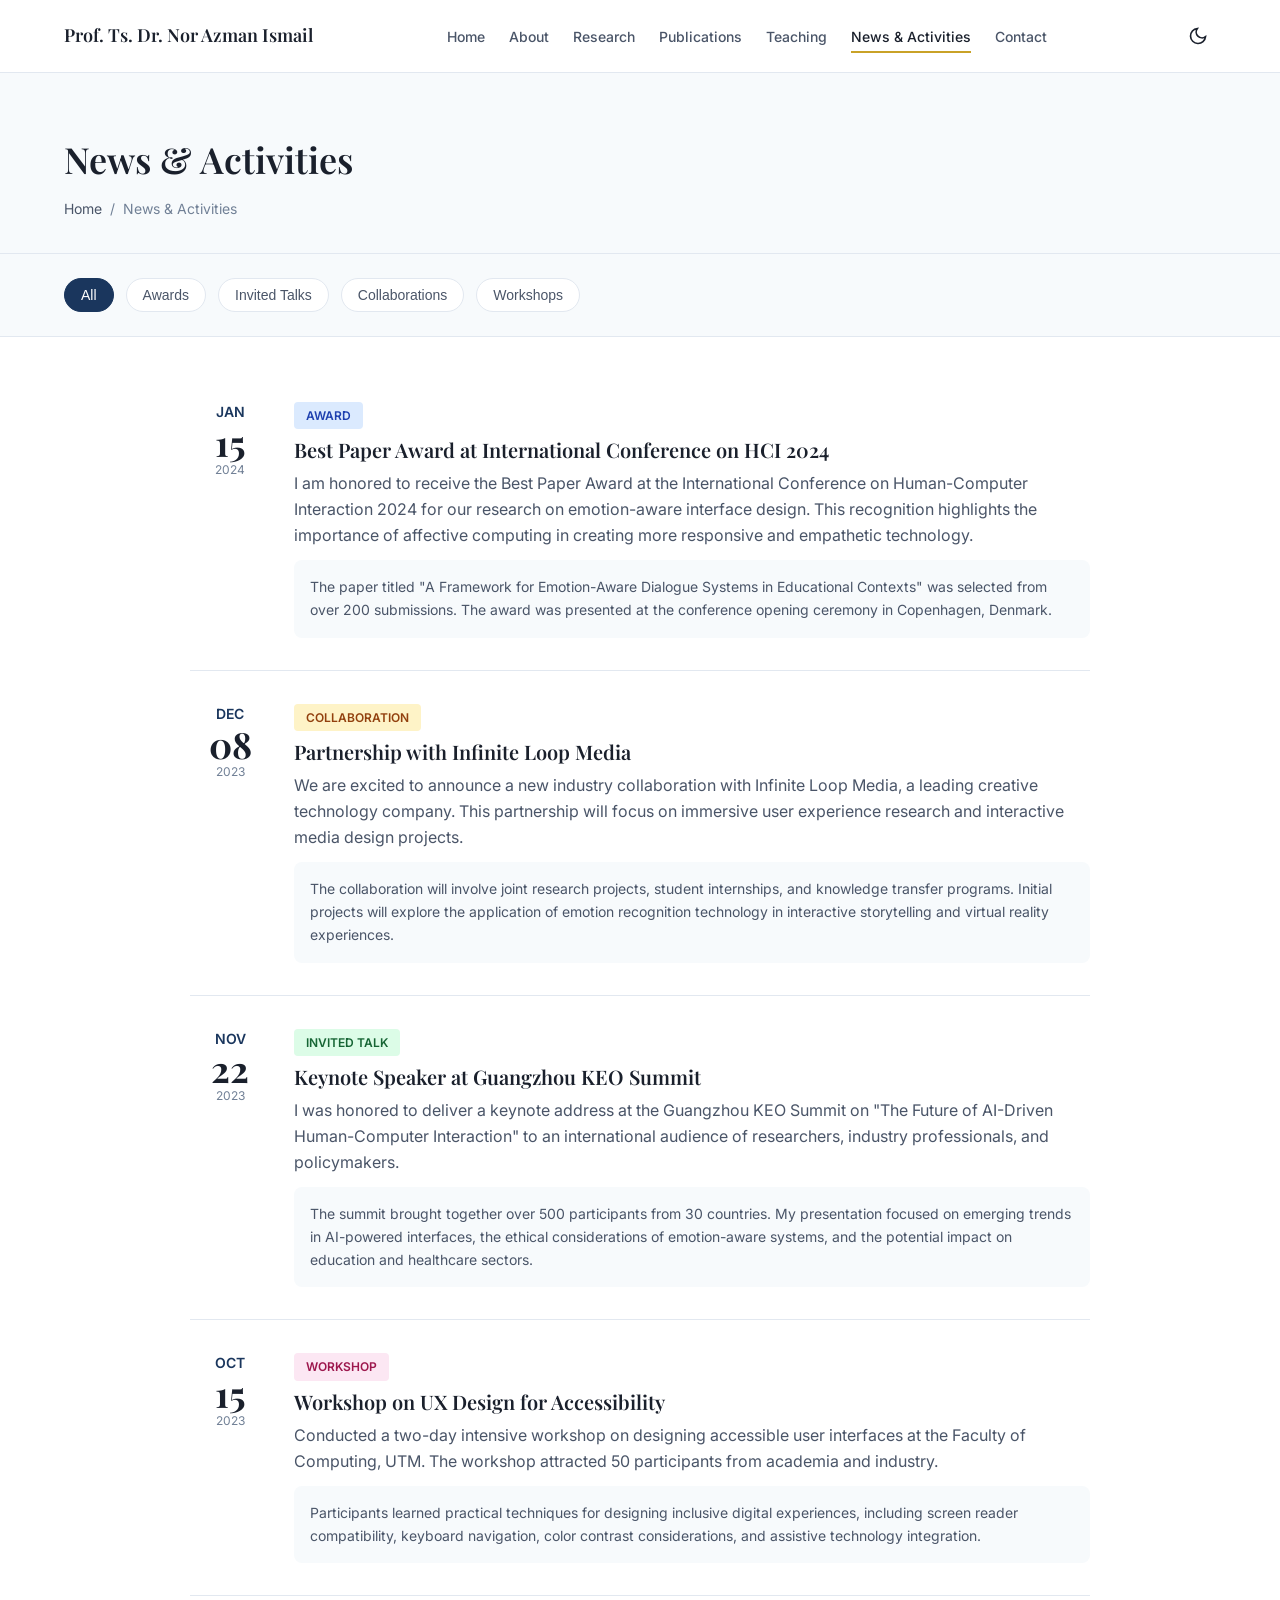
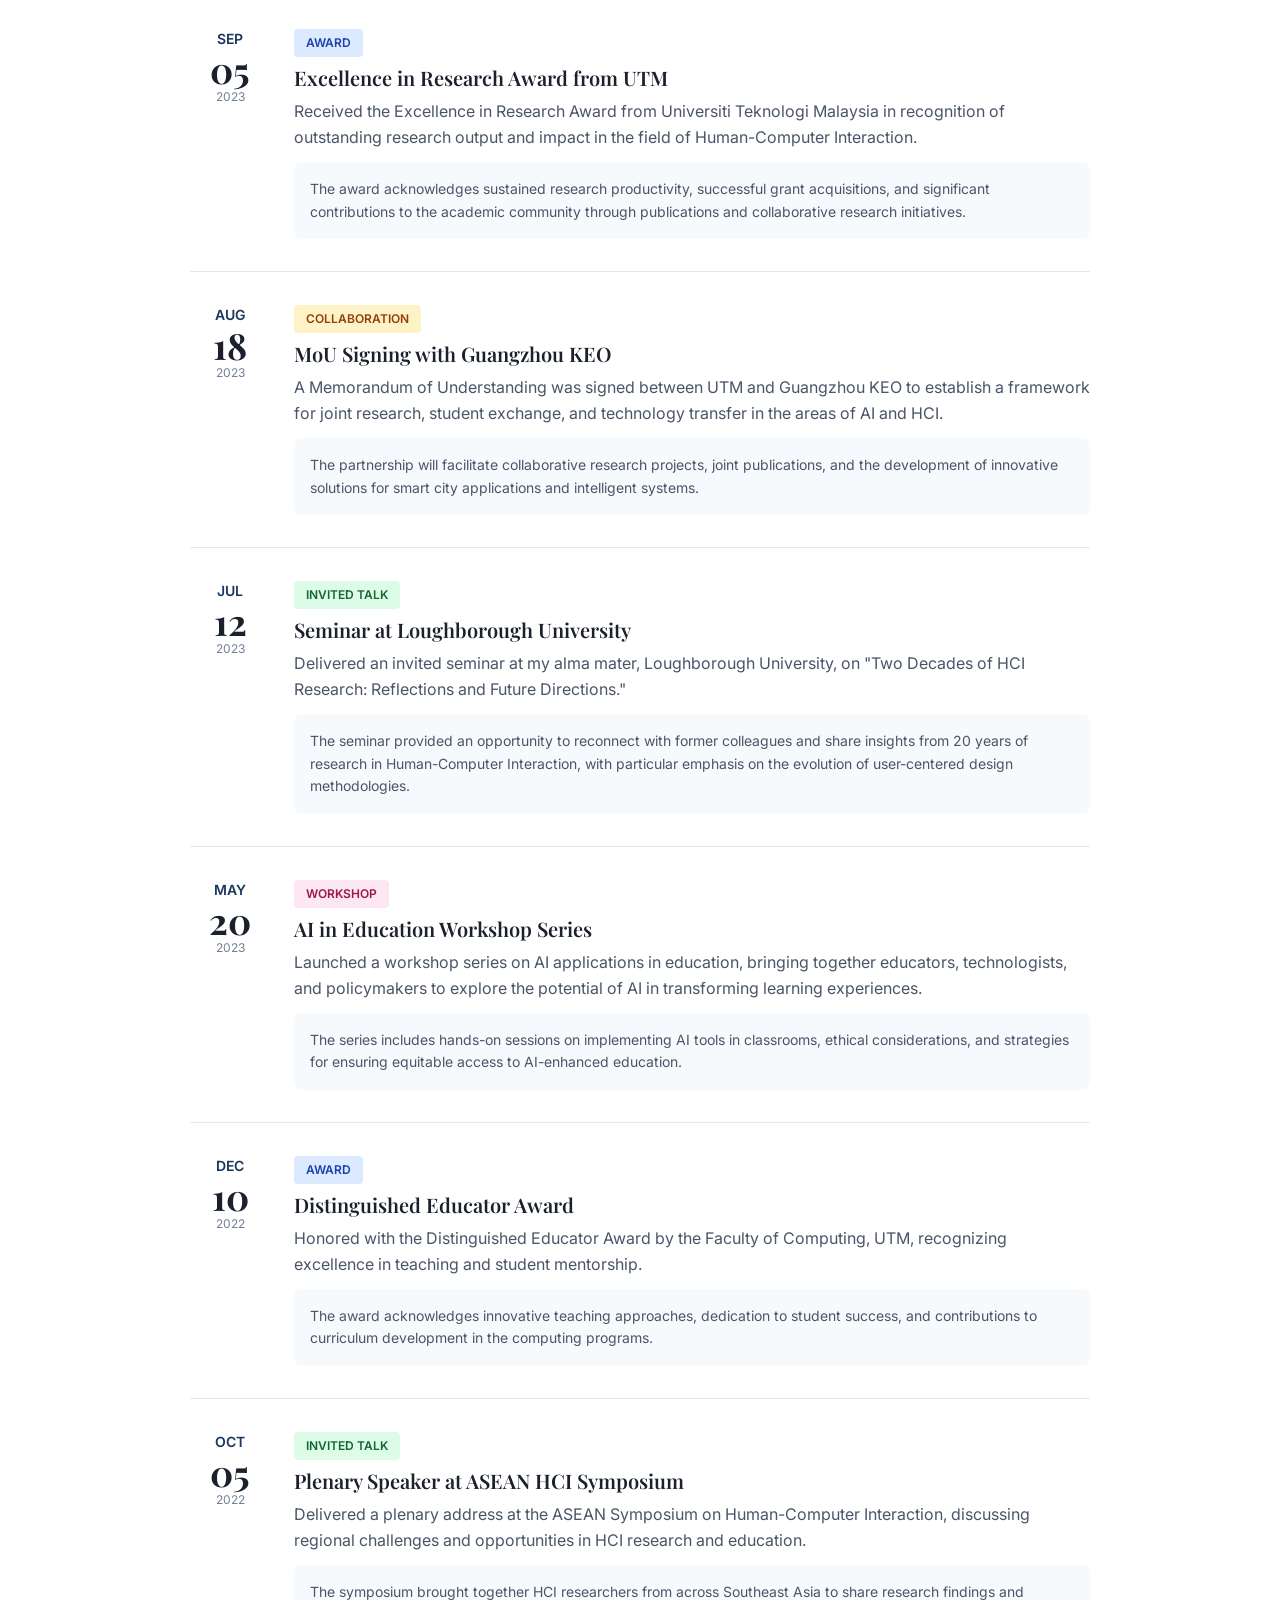
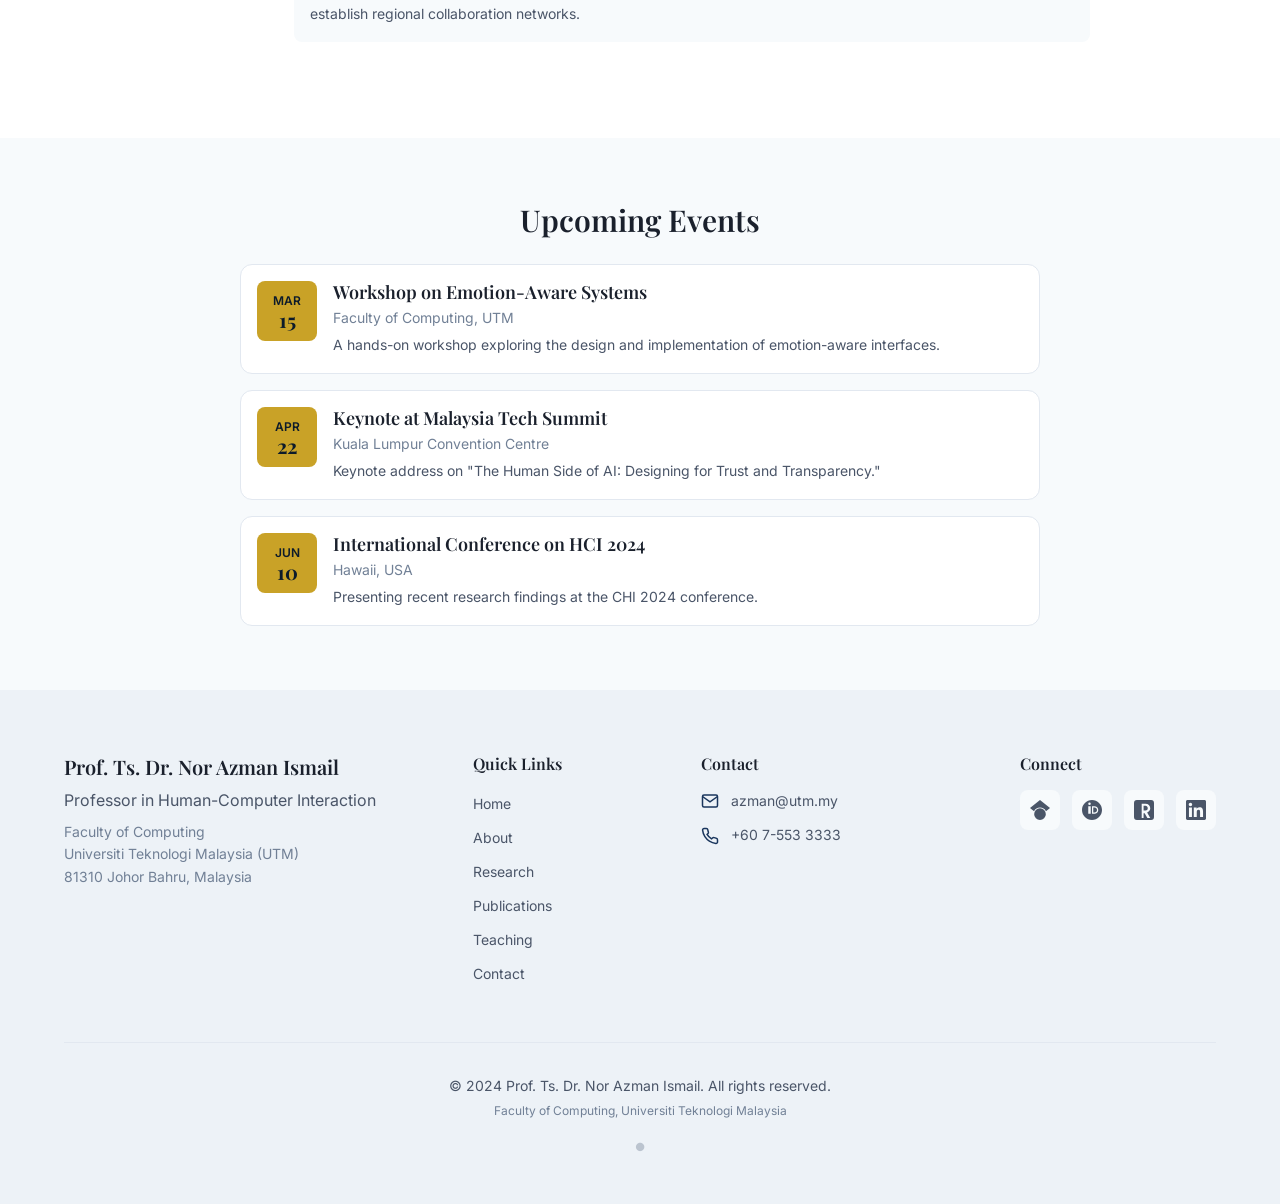
<file: ASSIGNMENT1 UPDATED VERSION/news.html>
<!DOCTYPE html>
<html lang="en">
<head>
    <meta charset="UTF-8">
    <meta name="viewport" content="width=device-width, initial-scale=1.0">
    <meta http-equiv="X-UA-Compatible" content="IE=edge">
    
    <title>News & Activities | Prof. Ts. Dr. Nor Azman Ismail | UTM</title>
    <meta name="title" content="News & Activities | Prof. Ts. Dr. Nor Azman Ismail | UTM">
    <meta name="description" content="Latest news, awards, invited talks, and collaborations of Prof. Ts. Dr. Nor Azman Ismail at UTM.">
    <meta name="keywords" content="academic awards, invited talks, research collaborations, UTM news">
    <meta name="author" content="Prof. Ts. Dr. Nor Azman Ismail">
    <meta name="robots" content="index, follow">
    
    <link rel="canonical" href="https://people.utm.my/norazmanismail/news.html">
    
    <meta property="og:type" content="website">
    <meta property="og:url" content="https://people.utm.my/norazmanismail/news.html">
    <meta property="og:title" content="News & Activities | Prof. Ts. Dr. Nor Azman Ismail">
    <meta property="og:description" content="Latest updates on research, awards, and collaborations.">
    
    <link rel="preconnect" href="https://fonts.googleapis.com">
    <link rel="preconnect" href="https://fonts.gstatic.com" crossorigin>
    <link href="https://fonts.googleapis.com/css2?family=Inter:wght@300;400;500;600;700&family=Playfair+Display:wght@400;500;600;700&display=swap" rel="stylesheet">
    
    <link rel="stylesheet" href="css/styles.css">
</head>
<body>
    <a href="#main-content" class="skip-link">Skip to main content</a>
    
    <header class="header" role="banner">
        <div class="container">
            <div class="header__inner">
                <a href="index.html" class="logo" aria-label="Home">
                    <span class="logo__name">Prof. Ts. Dr. Nor Azman Ismail</span>
                </a>
                
                <nav class="nav" role="navigation" aria-label="Main navigation">
                    <button class="nav__toggle" aria-expanded="false" aria-controls="nav-menu" aria-label="Toggle navigation menu">
                        <span class="nav__toggle-bar"></span>
                        <span class="nav__toggle-bar"></span>
                        <span class="nav__toggle-bar"></span>
                    </button>
                    
                    <ul class="nav__menu" id="nav-menu" role="menubar">
                        <li class="nav__item" role="none"><a href="index.html" class="nav__link" role="menuitem">Home</a></li>
                        <li class="nav__item" role="none"><a href="about.html" class="nav__link" role="menuitem">About</a></li>
                        <li class="nav__item" role="none"><a href="research.html" class="nav__link" role="menuitem">Research</a></li>
                        <li class="nav__item" role="none"><a href="publications.html" class="nav__link" role="menuitem">Publications</a></li>
                        <li class="nav__item" role="none"><a href="teaching.html" class="nav__link" role="menuitem">Teaching</a></li>
                        <li class="nav__item" role="none"><a href="news.html" class="nav__link nav__link--active" role="menuitem" aria-current="page">News & Activities</a></li>
                        <li class="nav__item" role="none"><a href="contact.html" class="nav__link" role="menuitem">Contact</a></li>
                    </ul>
                </nav>
                
                <button class="theme-toggle" aria-label="Toggle dark mode" aria-pressed="false">
                    <svg class="theme-toggle__icon theme-toggle__icon--sun" viewBox="0 0 24 24" fill="none" stroke="currentColor" stroke-width="2" aria-hidden="true">
                        <circle cx="12" cy="12" r="5"></circle>
                        <line x1="12" y1="1" x2="12" y2="3"></line>
                        <line x1="12" y1="21" x2="12" y2="23"></line>
                        <line x1="4.22" y1="4.22" x2="5.64" y2="5.64"></line>
                        <line x1="18.36" y1="18.36" x2="19.78" y2="19.78"></line>
                        <line x1="1" y1="12" x2="3" y2="12"></line>
                        <line x1="21" y1="12" x2="23" y2="12"></line>
                        <line x1="4.22" y1="19.78" x2="5.64" y2="18.36"></line>
                        <line x1="18.36" y1="5.64" x2="19.78" y2="4.22"></line>
                    </svg>
                    <svg class="theme-toggle__icon theme-toggle__icon--moon" viewBox="0 0 24 24" fill="none" stroke="currentColor" stroke-width="2" aria-hidden="true">
                        <path d="M21 12.79A9 9 0 1 1 11.21 3 7 7 0 0 0 21 12.79z"></path>
                    </svg>
                </button>
            </div>
        </div>
    </header>
    
    <main id="main-content" role="main">
        <section class="page-header" aria-labelledby="page-title">
            <div class="container">
                <h1 id="page-title" class="page-header__title">News & Activities</h1>
                <nav aria-label="Breadcrumb">
                    <ol class="breadcrumb">
                        <li class="breadcrumb__item"><a href="index.html">Home</a></li>
                        <li class="breadcrumb__item breadcrumb__item--current" aria-current="page">News & Activities</li>
                    </ol>
                </nav>
            </div>
        </section>

        <!-- News Categories -->
        <section class="news-categories" aria-labelledby="categories-title">
            <div class="container">
                <h2 id="categories-title" class="visually-hidden">News Categories</h2>
                <div class="category-filters">
                    <button class="category-btn category-btn--active" data-category="all">All</button>
                    <button class="category-btn" data-category="award">Awards</button>
                    <button class="category-btn" data-category="talk">Invited Talks</button>
                    <button class="category-btn" data-category="collaboration">Collaborations</button>
                    <button class="category-btn" data-category="workshop">Workshops</button>
                </div>
            </div>
        </section>
        
        <!-- News Timeline -->
        <section class="news-timeline" aria-labelledby="news-timeline-title">
            <div class="container">
                <h2 id="news-timeline-title" class="visually-hidden">News Timeline</h2>
                
                <div class="timeline-list">
                    <!-- 2024 News -->
                    <article class="news-item" data-category="award">
                        <div class="news-item__date">
                            <span class="news-item__month">Jan</span>
                            <span class="news-item__day">15</span>
                            <span class="news-item__year">2024</span>
                        </div>
                        <div class="news-item__content">
                            <span class="news-item__category news-item__category--award">Award</span>
                            <h3 class="news-item__title">Best Paper Award at International Conference on HCI 2024</h3>
                            <p class="news-item__excerpt">I am honored to receive the Best Paper Award at the International Conference on Human-Computer Interaction 2024 for our research on emotion-aware interface design. This recognition highlights the importance of affective computing in creating more responsive and empathetic technology.</p>
                            <div class="news-item__details">
                                <p>The paper titled "A Framework for Emotion-Aware Dialogue Systems in Educational Contexts" was selected from over 200 submissions. The award was presented at the conference opening ceremony in Copenhagen, Denmark.</p>
                            </div>
                        </div>
                    </article>
                    
                    <!-- 2023 News -->
                    <article class="news-item" data-category="collaboration">
                        <div class="news-item__date">
                            <span class="news-item__month">Dec</span>
                            <span class="news-item__day">08</span>
                            <span class="news-item__year">2023</span>
                        </div>
                        <div class="news-item__content">
                            <span class="news-item__category news-item__category--collaboration">Collaboration</span>
                            <h3 class="news-item__title">Partnership with Infinite Loop Media</h3>
                            <p class="news-item__excerpt">We are excited to announce a new industry collaboration with Infinite Loop Media, a leading creative technology company. This partnership will focus on immersive user experience research and interactive media design projects.</p>
                            <div class="news-item__details">
                                <p>The collaboration will involve joint research projects, student internships, and knowledge transfer programs. Initial projects will explore the application of emotion recognition technology in interactive storytelling and virtual reality experiences.</p>
                            </div>
                        </div>
                    </article>
                    
                    <article class="news-item" data-category="talk">
                        <div class="news-item__date">
                            <span class="news-item__month">Nov</span>
                            <span class="news-item__day">22</span>
                            <span class="news-item__year">2023</span>
                        </div>
                        <div class="news-item__content">
                            <span class="news-item__category news-item__category--talk">Invited Talk</span>
                            <h3 class="news-item__title">Keynote Speaker at Guangzhou KEO Summit</h3>
                            <p class="news-item__excerpt">I was honored to deliver a keynote address at the Guangzhou KEO Summit on "The Future of AI-Driven Human-Computer Interaction" to an international audience of researchers, industry professionals, and policymakers.</p>
                            <div class="news-item__details">
                                <p>The summit brought together over 500 participants from 30 countries. My presentation focused on emerging trends in AI-powered interfaces, the ethical considerations of emotion-aware systems, and the potential impact on education and healthcare sectors.</p>
                            </div>
                        </div>
                    </article>
                    
                    <article class="news-item" data-category="workshop">
                        <div class="news-item__date">
                            <span class="news-item__month">Oct</span>
                            <span class="news-item__day">15</span>
                            <span class="news-item__year">2023</span>
                        </div>
                        <div class="news-item__content">
                            <span class="news-item__category news-item__category--workshop">Workshop</span>
                            <h3 class="news-item__title">Workshop on UX Design for Accessibility</h3>
                            <p class="news-item__excerpt">Conducted a two-day intensive workshop on designing accessible user interfaces at the Faculty of Computing, UTM. The workshop attracted 50 participants from academia and industry.</p>
                            <div class="news-item__details">
                                <p>Participants learned practical techniques for designing inclusive digital experiences, including screen reader compatibility, keyboard navigation, color contrast considerations, and assistive technology integration.</p>
                            </div>
                        </div>
                    </article>
                    
                    <article class="news-item" data-category="award">
                        <div class="news-item__date">
                            <span class="news-item__month">Sep</span>
                            <span class="news-item__day">05</span>
                            <span class="news-item__year">2023</span>
                        </div>
                        <div class="news-item__content">
                            <span class="news-item__category news-item__category--award">Award</span>
                            <h3 class="news-item__title">Excellence in Research Award from UTM</h3>
                            <p class="news-item__excerpt">Received the Excellence in Research Award from Universiti Teknologi Malaysia in recognition of outstanding research output and impact in the field of Human-Computer Interaction.</p>
                            <div class="news-item__details">
                                <p>The award acknowledges sustained research productivity, successful grant acquisitions, and significant contributions to the academic community through publications and collaborative research initiatives.</p>
                            </div>
                        </div>
                    </article>
                    
                    <article class="news-item" data-category="collaboration">
                        <div class="news-item__date">
                            <span class="news-item__month">Aug</span>
                            <span class="news-item__day">18</span>
                            <span class="news-item__year">2023</span>
                        </div>
                        <div class="news-item__content">
                            <span class="news-item__category news-item__category--collaboration">Collaboration</span>
                            <h3 class="news-item__title">MoU Signing with Guangzhou KEO</h3>
                            <p class="news-item__excerpt">A Memorandum of Understanding was signed between UTM and Guangzhou KEO to establish a framework for joint research, student exchange, and technology transfer in the areas of AI and HCI.</p>
                            <div class="news-item__details">
                                <p>The partnership will facilitate collaborative research projects, joint publications, and the development of innovative solutions for smart city applications and intelligent systems.</p>
                            </div>
                        </div>
                    </article>
                    
                    <article class="news-item" data-category="talk">
                        <div class="news-item__date">
                            <span class="news-item__month">Jul</span>
                            <span class="news-item__day">12</span>
                            <span class="news-item__year">2023</span>
                        </div>
                        <div class="news-item__content">
                            <span class="news-item__category news-item__category--talk">Invited Talk</span>
                            <h3 class="news-item__title">Seminar at Loughborough University</h3>
                            <p class="news-item__excerpt">Delivered an invited seminar at my alma mater, Loughborough University, on "Two Decades of HCI Research: Reflections and Future Directions."</p>
                            <div class="news-item__details">
                                <p>The seminar provided an opportunity to reconnect with former colleagues and share insights from 20 years of research in Human-Computer Interaction, with particular emphasis on the evolution of user-centered design methodologies.</p>
                            </div>
                        </div>
                    </article>
                    
                    <article class="news-item" data-category="workshop">
                        <div class="news-item__date">
                            <span class="news-item__month">May</span>
                            <span class="news-item__day">20</span>
                            <span class="news-item__year">2023</span>
                        </div>
                        <div class="news-item__content">
                            <span class="news-item__category news-item__category--workshop">Workshop</span>
                            <h3 class="news-item__title">AI in Education Workshop Series</h3>
                            <p class="news-item__excerpt">Launched a workshop series on AI applications in education, bringing together educators, technologists, and policymakers to explore the potential of AI in transforming learning experiences.</p>
                            <div class="news-item__details">
                                <p>The series includes hands-on sessions on implementing AI tools in classrooms, ethical considerations, and strategies for ensuring equitable access to AI-enhanced education.</p>
                            </div>
                        </div>
                    </article>
                    
                    <!-- 2022 News -->
                    <article class="news-item" data-category="award">
                        <div class="news-item__date">
                            <span class="news-item__month">Dec</span>
                            <span class="news-item__day">10</span>
                            <span class="news-item__year">2022</span>
                        </div>
                        <div class="news-item__content">
                            <span class="news-item__category news-item__category--award">Award</span>
                            <h3 class="news-item__title">Distinguished Educator Award</h3>
                            <p class="news-item__excerpt">Honored with the Distinguished Educator Award by the Faculty of Computing, UTM, recognizing excellence in teaching and student mentorship.</p>
                            <div class="news-item__details">
                                <p>The award acknowledges innovative teaching approaches, dedication to student success, and contributions to curriculum development in the computing programs.</p>
                            </div>
                        </div>
                    </article>
                    
                    <article class="news-item" data-category="talk">
                        <div class="news-item__date">
                            <span class="news-item__month">Oct</span>
                            <span class="news-item__day">05</span>
                            <span class="news-item__year">2022</span>
                        </div>
                        <div class="news-item__content">
                            <span class="news-item__category news-item__category--talk">Invited Talk</span>
                            <h3 class="news-item__title">Plenary Speaker at ASEAN HCI Symposium</h3>
                            <p class="news-item__excerpt">Delivered a plenary address at the ASEAN Symposium on Human-Computer Interaction, discussing regional challenges and opportunities in HCI research and education.</p>
                            <div class="news-item__details">
                                <p>The symposium brought together HCI researchers from across Southeast Asia to share research findings and establish regional collaboration networks.</p>
                            </div>
                        </div>
                    </article>
                </div>
            </div>
        </section>
        
        <!-- Upcoming Events -->
        <section class="upcoming-events section--alt" aria-labelledby="upcoming-title">
            <div class="container">
                <h2 id="upcoming-title" class="section-title section-title--centered">Upcoming Events</h2>
                
                <div class="events-list">
                    <article class="event-card">
                        <div class="event-card__date">
                            <span class="event-card__month">Mar</span>
                            <span class="event-card__day">15</span>
                        </div>
                        <div class="event-card__content">
                            <h3 class="event-card__title">Workshop on Emotion-Aware Systems</h3>
                            <p class="event-card__venue">Faculty of Computing, UTM</p>
                            <p class="event-card__description">A hands-on workshop exploring the design and implementation of emotion-aware interfaces.</p>
                        </div>
                    </article>
                    
                    <article class="event-card">
                        <div class="event-card__date">
                            <span class="event-card__month">Apr</span>
                            <span class="event-card__day">22</span>
                        </div>
                        <div class="event-card__content">
                            <h3 class="event-card__title">Keynote at Malaysia Tech Summit</h3>
                            <p class="event-card__venue">Kuala Lumpur Convention Centre</p>
                            <p class="event-card__description">Keynote address on "The Human Side of AI: Designing for Trust and Transparency."</p>
                        </div>
                    </article>
                    
                    <article class="event-card">
                        <div class="event-card__date">
                            <span class="event-card__month">Jun</span>
                            <span class="event-card__day">10</span>
                        </div>
                        <div class="event-card__content">
                            <h3 class="event-card__title">International Conference on HCI 2024</h3>
                            <p class="event-card__venue">Hawaii, USA</p>
                            <p class="event-card__description">Presenting recent research findings at the CHI 2024 conference.</p>
                        </div>
                    </article>
                </div>
            </div>
        </section>
    </main>
    
    <!-- Footer -->
    <footer class="footer" role="contentinfo">
        <div class="container">
            <div class="footer__grid">
                <div class="footer__info">
                    <h3 class="footer__name">Prof. Ts. Dr. Nor Azman Ismail</h3>
                    <p class="footer__title">Professor in Human-Computer Interaction</p>
                    <p class="footer__affiliation">Faculty of Computing<br>Universiti Teknologi Malaysia (UTM)<br>81310 Johor Bahru, Malaysia</p>
                </div>
                
                <div class="footer__links">
                    <h4 class="footer__heading">Quick Links</h4>
                    <ul class="footer__menu">
                        <li><a href="index.html">Home</a></li>
                        <li><a href="about.html">About</a></li>
                        <li><a href="research.html">Research</a></li>
                        <li><a href="publications.html">Publications</a></li>
                        <li><a href="teaching.html">Teaching</a></li>
                        <li><a href="contact.html">Contact</a></li>
                    </ul>
                </div>
                
                <div class="footer__contact">
                    <h4 class="footer__heading">Contact</h4>
                    <ul class="footer__contact-list">
                        <li>
                            <svg viewBox="0 0 24 24" fill="none" stroke="currentColor" stroke-width="2" aria-hidden="true">
                                <path d="M4 4h16c1.1 0 2 .9 2 2v12c0 1.1-.9 2-2 2H4c-1.1 0-2-.9-2-2V6c0-1.1.9-2 2-2z"></path>
                                <polyline points="22,6 12,13 2,6"></polyline>
                            </svg>
                            <a href="mailto:azman@utm.my">azman@utm.my</a>
                        </li>
                        <li>
                            <svg viewBox="0 0 24 24" fill="none" stroke="currentColor" stroke-width="2" aria-hidden="true">
                                <path d="M22 16.92v3a2 2 0 0 1-2.18 2 19.79 19.79 0 0 1-8.63-3.07 19.5 19.5 0 0 1-6-6 19.79 19.79 0 0 1-3.07-8.67A2 2 0 0 1 4.11 2h3a2 2 0 0 1 2 1.72 12.84 12.84 0 0 0 .7 2.81 2 2 0 0 1-.45 2.11L8.09 9.91a16 16 0 0 0 6 6l1.27-1.27a2 2 0 0 1 2.11-.45 12.84 12.84 0 0 0 2.81.7A2 2 0 0 1 22 16.92z"></path>
                            </svg>
                            <a href="tel:+6075533333">+60 7-553 3333</a>
                        </li>
                    </ul>
                </div>
                
                <div class="footer__social">
                    <h4 class="footer__heading">Connect</h4>
                    <div class="footer__social-links">
                        <a href="https://scholar.google.com" target="_blank" rel="noopener noreferrer" aria-label="Google Scholar">
                            <svg viewBox="0 0 24 24" fill="currentColor" aria-hidden="true">
                                <path d="M12 24a7 7 0 1 1 0-14 7 7 0 0 1 0 14Zm0-24L0 9.5l4.838 3.94A8 8 0 0 1 12 9a8 8 0 0 1 7.162 4.44L24 9.5 12 0Z"/>
                            </svg>
                        </a>
                        <a href="https://orcid.org" target="_blank" rel="noopener noreferrer" aria-label="ORCID">
                            <svg viewBox="0 0 24 24" fill="currentColor" aria-hidden="true">
                                <path d="M12 0C5.372 0 0 5.372 0 12s5.372 12 12 12 12-5.372 12-12S18.628 0 12 0ZM7.5 7.5h3v9h-3v-9Zm1.5-1.5a1.5 1.5 0 1 1 0-3 1.5 1.5 0 0 1 0 3Zm6 1.5c2.5 0 4.5 2 4.5 4.5s-2 4.5-4.5 4.5h-3v-9h3Zm0 1.5h-1.5v6h1.5c1.75 0 3-1.25 3-3s-1.25-3-3-3Z"/>
                            </svg>
                        </a>
                        <a href="https://www.researchgate.net" target="_blank" rel="noopener noreferrer" aria-label="ResearchGate">
                            <svg viewBox="0 0 24 24" fill="currentColor" aria-hidden="true">
                                <path d="M3.5 0A3.5 3.5 0 0 0 0 3.5v17A3.5 3.5 0 0 0 3.5 24h17a3.5 3.5 0 0 0 3.5-3.5v-17A3.5 3.5 0 0 0 20.5 0h-17Zm5.73 4.5h4.54c3.36 0 5.73 2.37 5.73 5.5 0 2.33-1.5 4.23-3.73 5.03l3.73 6.47h-3.47l-3.23-5.73h-1.3v5.73H9.23V4.5Zm2.27 2.5v5.5h2.27c1.53 0 2.73-1.2 2.73-2.75 0-1.55-1.2-2.75-2.73-2.75H11.5Z"/>
                            </svg>
                        </a>
                        <a href="https://www.linkedin.com" target="_blank" rel="noopener noreferrer" aria-label="LinkedIn">
                            <svg viewBox="0 0 24 24" fill="currentColor" aria-hidden="true">
                                <path d="M20.447 20.452h-3.554v-5.569c0-1.328-.027-3.037-1.852-3.037-1.853 0-2.136 1.445-2.136 2.939v5.667H9.351V9h3.414v1.561h.046c.477-.9 1.637-1.85 3.37-1.85 3.601 0 4.267 2.37 4.267 5.455v6.286zM5.337 7.433c-1.144 0-2.063-.926-2.063-2.065 0-1.138.92-2.063 2.063-2.063 1.14 0 2.064.925 2.064 2.063 0 1.139-.925 2.065-2.064 2.065zm1.782 13.019H3.555V9h3.564v11.452zM22.225 0H1.771C.792 0 0 .774 0 1.729v20.542C0 23.227.792 24 1.771 24h20.451C23.2 24 24 23.227 24 22.271V1.729C24 .774 23.2 0 22.222 0h.003z"/>
                            </svg>
                        </a>
                    </div>
                </div>
            </div>
            
            <div class="footer__bottom">
                <p class="footer__copyright">&copy; 2024 Prof. Ts. Dr. Nor Azman Ismail. All rights reserved.</p>
                <p class="footer__credit">Faculty of Computing, Universiti Teknologi Malaysia</p>
                <p class="footer__credit" style="margin-top: var(--space-2);">
                    <a href="newsEdit.html" style="color: var(--color-text-muted); font-size: 0.7rem; opacity: 0.4; text-decoration: none;" aria-label="Admin: News Editor">&#9679;</a>
                </p>
            </div>
        </div>
    </footer>
    
    <script src="js/main.js"></script>
</body>
</html>
</file>
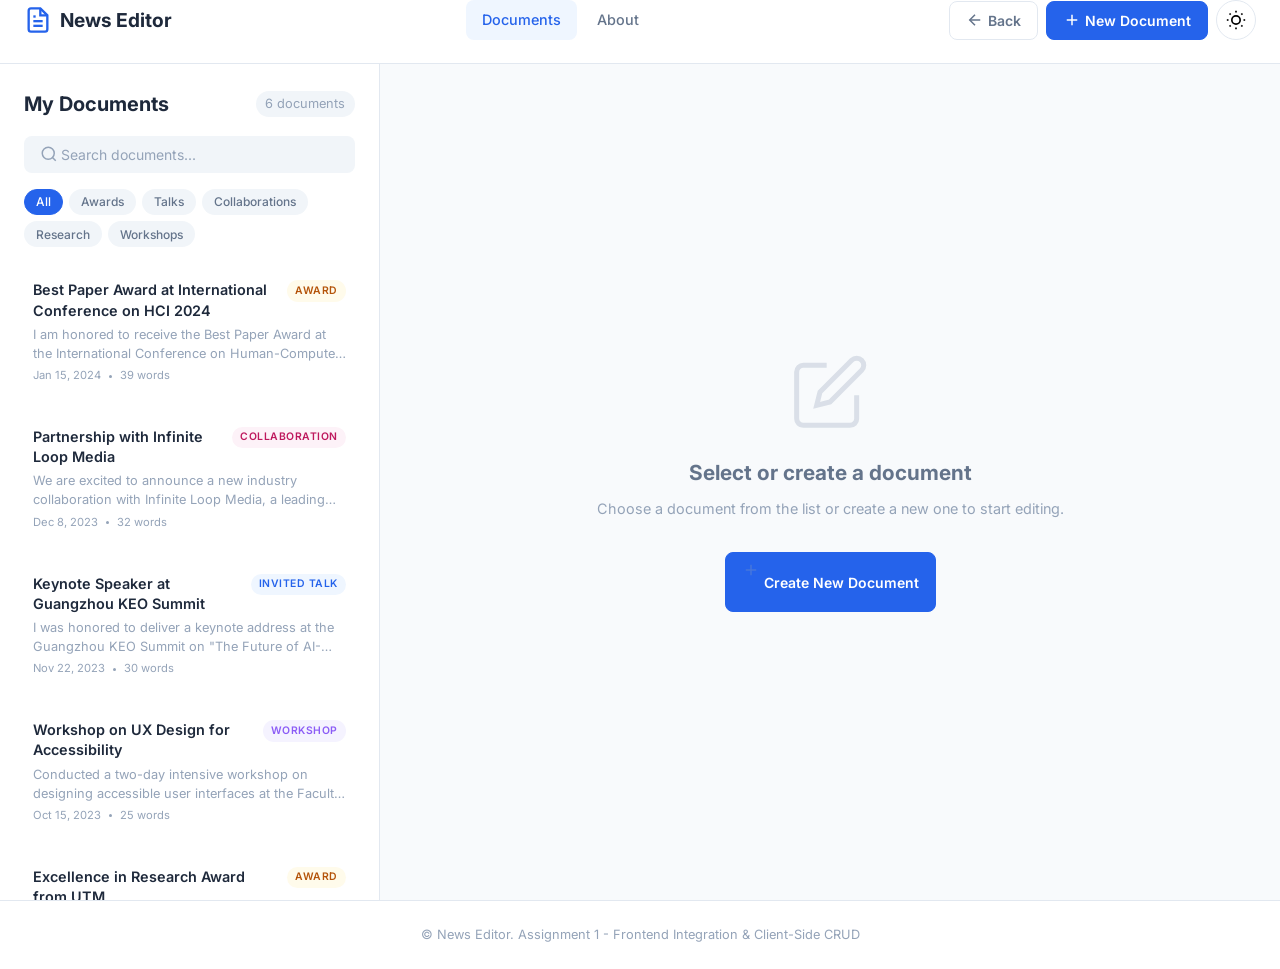
<file: ASSIGNMENT1 UPDATED VERSION/newsEdit.html>
<!DOCTYPE html>
<html lang="en">
<head>
    <meta charset="UTF-8">
    <meta name="viewport" content="width=device-width, initial-scale=1.0">
    <meta http-equiv="X-UA-Compatible" content="IE=edge">
    
    <title>News Editor | Document Manager</title>
    <meta name="description" content="A document editor with CRUD operations and AI-assisted writing features.">
    <meta name="author" content="Assignment 1">
    
    <link rel="preconnect" href="https://fonts.googleapis.com">
    <link rel="preconnect" href="https://fonts.gstatic.com" crossorigin>
    <link href="https://fonts.googleapis.com/css2?family=Inter:wght@300;400;500;600;700&family=Playfair+Display:wght@400;500;600;700&display=swap" rel="stylesheet">
    
    <link rel="stylesheet" href="css/writeStyles.css">
</head>
<body>
    <a href="#main-content" class="skip-link">Skip to main content</a>
    
    <!-- Header -->
    <header class="header" role="banner">
        <div class="container">
            <div class="header__inner">
                <a href="newsEdit.html" class="logo" aria-label="Home">
                    <svg class="logo__icon" viewBox="0 0 24 24" fill="none" stroke="currentColor" stroke-width="2" aria-hidden="true">
                        <path d="M14 2H6a2 2 0 0 0-2 2v16a2 2 0 0 0 2 2h12a2 2 0 0 0 2-2V8z"></path>
                        <polyline points="14 2 14 8 20 8"></polyline>
                        <line x1="16" y1="13" x2="8" y2="13"></line>
                        <line x1="16" y1="17" x2="8" y2="17"></line>
                        <polyline points="10 9 9 9 8 9"></polyline>
                    </svg>
                    <span class="logo__name">News Editor</span>
                </a>
                
                <nav class="nav" role="navigation" aria-label="Main navigation">
                    <button class="nav__toggle" aria-expanded="false" aria-controls="nav-menu" aria-label="Toggle navigation menu">
                        <span class="nav__toggle-bar"></span>
                        <span class="nav__toggle-bar"></span>
                        <span class="nav__toggle-bar"></span>
                    </button>
                    
                    <ul class="nav__menu" id="nav-menu" role="menubar">
                        <li class="nav__item" role="none"><a href="#" class="nav__link nav__link--active" role="menuitem" aria-current="page">Documents</a></li>
                        <li class="nav__item" role="none"><a href="#" class="nav__link" role="menuitem" id="nav-about">About</a></li>
                    </ul>
                </nav>
                
                <div class="header__actions">
                    <a href="news.html" class="btn btn--ghost" aria-label="Back to News & Activities" style="margin-right: var(--space-2);">
                        <svg viewBox="0 0 24 24" fill="none" stroke="currentColor" stroke-width="2" aria-hidden="true" width="18" height="18">
                            <line x1="19" y1="12" x2="5" y2="12"></line>
                            <polyline points="12 19 5 12 12 5"></polyline>
                        </svg>
                        <span>Back</span>
                    </a>
                    <button class="btn btn--primary" id="btn-new-document" aria-label="Create new document">
                        <svg viewBox="0 0 24 24" fill="none" stroke="currentColor" stroke-width="2" aria-hidden="true" width="18" height="18">
                            <line x1="12" y1="5" x2="12" y2="19"></line>
                            <line x1="5" y1="12" x2="19" y2="12"></line>
                        </svg>
                        <span>New Document</span>
                    </button>
                    
                    <button class="theme-toggle" aria-label="Toggle dark mode" aria-pressed="false">
                        <svg class="theme-toggle__icon theme-toggle__icon--sun" viewBox="0 0 24 24" fill="none" stroke="currentColor" stroke-width="2" aria-hidden="true">
                            <circle cx="12" cy="12" r="5"></circle>
                            <line x1="12" y1="1" x2="12" y2="3"></line>
                            <line x1="12" y1="21" x2="12" y2="23"></line>
                            <line x1="4.22" y1="4.22" x2="5.64" y2="5.64"></line>
                            <line x1="18.36" y1="18.36" x2="19.78" y2="19.78"></line>
                            <line x1="1" y1="12" x2="3" y2="12"></line>
                            <line x1="21" y1="12" x2="23" y2="12"></line>
                            <line x1="4.22" y1="19.78" x2="5.64" y2="18.36"></line>
                            <line x1="18.36" y1="5.64" x2="19.78" y2="4.22"></line>
                        </svg>
                        <svg class="theme-toggle__icon theme-toggle__icon--moon" viewBox="0 0 24 24" fill="none" stroke="currentColor" stroke-width="2" aria-hidden="true">
                            <path d="M21 12.79A9 9 0 1 1 11.21 3 7 7 0 0 0 21 12.79z"></path>
                        </svg>
                    </button>
                </div>
            </div>
        </div>
    </header>
    
    <!-- Main Content -->
    <main id="main-content" role="main">
        <div class="app-layout">
            <!-- Document List Panel -->
            <aside class="document-list-panel" aria-labelledby="documents-title">
                <div class="document-list-panel__header">
                    <h1 id="documents-title" class="document-list-panel__title">My Documents</h1>
                    <span class="document-count" id="document-count">0 documents</span>
                </div>
                
                <!-- Search -->
                <div class="search-box">
                    <svg class="search-box__icon" viewBox="0 0 24 24" fill="none" stroke="currentColor" stroke-width="2" aria-hidden="true">
                        <circle cx="11" cy="11" r="8"></circle>
                        <line x1="21" y1="21" x2="16.65" y2="16.65"></line>
                    </svg>
                    <input type="text" class="search-box__input" id="search-input" placeholder="Search documents..." aria-label="Search documents">
                </div>
                
                <!-- Category Filters -->
                <div class="category-filters">
                    <button class="category-btn category-btn--active" data-category="all">All</button>
                    <button class="category-btn" data-category="award">Awards</button>
                    <button class="category-btn" data-category="talk">Talks</button>
                    <button class="category-btn" data-category="collaboration">Collaborations</button>
                    <button class="category-btn" data-category="research">Research</button>
                    <button class="category-btn" data-category="workshop">Workshops</button>
                </div>
                
                <!-- Document List -->
                <div class="document-list" id="document-list" role="list">
                    <!-- Documents rendered by JavaScript -->
                </div>
                
                <!-- Empty State -->
                <div class="empty-state" id="empty-state">
                    <svg viewBox="0 0 24 24" fill="none" stroke="currentColor" stroke-width="1.5" aria-hidden="true" width="64" height="64">
                        <path d="M14 2H6a2 2 0 0 0-2 2v16a2 2 0 0 0 2 2h12a2 2 0 0 0 2-2V8z"></path>
                        <polyline points="14 2 14 8 20 8"></polyline>
                    </svg>
                    <h3>No documents yet</h3>
                    <p>Click "New Document" to create your first document.</p>
                </div>
            </aside>
            
            <!-- Editor Panel -->
            <section class="editor-panel" id="editor-panel" aria-labelledby="editor-title">
                <!-- Empty Editor State -->
                <div class="editor-empty" id="editor-empty">
                    <svg viewBox="0 0 24 24" fill="none" stroke="currentColor" stroke-width="1.5" aria-hidden="true" width="80" height="80">
                        <path d="M11 4H4a2 2 0 0 0-2 2v14a2 2 0 0 0 2 2h14a2 2 0 0 0 2-2v-7"></path>
                        <path d="M18.5 2.5a2.121 2.121 0 0 1 3 3L12 15l-4 1 1-4 9.5-9.5z"></path>
                    </svg>
                    <h2>Select or create a document</h2>
                    <p>Choose a document from the list or create a new one to start editing.</p>
                    <button class="btn btn--primary" id="btn-empty-new">
                        <svg viewBox="0 0 24 24" fill="none" stroke="currentColor" stroke-width="2" aria-hidden="true" width="18" height="18">
                            <line x1="12" y1="5" x2="12" y2="19"></line>
                            <line x1="5" y1="12" x2="19" y2="12"></line>
                        </svg>
                        Create New Document
                    </button>
                </div>
                
                <!-- Active Editor -->
                <div class="editor-active" id="editor-active" style="display: none;">
                    <div class="editor-toolbar">
                        <div class="editor-toolbar__left">
                            <button class="btn btn--ghost" id="btn-back" aria-label="Back to document list">
                                <svg viewBox="0 0 24 24" fill="none" stroke="currentColor" stroke-width="2" aria-hidden="true" width="18" height="18">
                                    <line x1="19" y1="12" x2="5" y2="12"></line>
                                    <polyline points="12 19 5 12 12 5"></polyline>
                                </svg>
                                <span>Back</span>
                            </button>
                            <!-- View / Edit toggle -->
                            <div class="mode-toggle" role="group" aria-label="Editor mode">
                                <button class="mode-toggle__btn" id="btn-mode-view" aria-pressed="false" aria-label="Switch to view mode">
                                    <svg viewBox="0 0 24 24" fill="none" stroke="currentColor" stroke-width="2" aria-hidden="true" width="15" height="15"><path d="M1 12s4-8 11-8 11 8 11 8-4 8-11 8-11-8-11-8z"></path><circle cx="12" cy="12" r="3"></circle></svg>
                                    View
                                </button>
                                <button class="mode-toggle__btn mode-toggle__btn--active" id="btn-mode-edit" aria-pressed="true" aria-label="Switch to edit mode">
                                    <svg viewBox="0 0 24 24" fill="none" stroke="currentColor" stroke-width="2" aria-hidden="true" width="15" height="15"><path d="M11 4H4a2 2 0 0 0-2 2v14a2 2 0 0 0 2 2h14a2 2 0 0 0 2-2v-7"></path><path d="M18.5 2.5a2.121 2.121 0 0 1 3 3L12 15l-4 1 1-4 9.5-9.5z"></path></svg>
                                    Edit
                                </button>
                            </div>
                        </div>
                        <div class="editor-toolbar__center">
                            <span class="editor-status" id="editor-status">Editing</span>
                        </div>
                        <div class="editor-toolbar__right">
                            <button class="btn btn--danger" id="btn-delete" aria-label="Delete document">
                                <svg viewBox="0 0 24 24" fill="none" stroke="currentColor" stroke-width="2" aria-hidden="true" width="18" height="18">
                                    <polyline points="3 6 5 6 21 6"></polyline>
                                    <path d="M19 6v14a2 2 0 0 1-2 2H7a2 2 0 0 1-2-2V6m3 0V4a2 2 0 0 1 2-2h4a2 2 0 0 1 2 2v2"></path>
                                </svg>
                                <span>Delete</span>
                            </button>
                            <button class="btn btn--primary" id="btn-save" aria-label="Save document">
                                <svg viewBox="0 0 24 24" fill="none" stroke="currentColor" stroke-width="2" aria-hidden="true" width="18" height="18">
                                    <path d="M19 21H5a2 2 0 0 1-2-2V5a2 2 0 0 1 2-2h11l5 5v11a2 2 0 0 1-2 2z"></path>
                                    <polyline points="17 21 17 13 7 13 7 21"></polyline>
                                    <polyline points="7 3 7 8 15 8"></polyline>
                                </svg>
                                <span>Save</span>
                            </button>
                        </div>
                    </div>
                    
                    <div class="editor-content">
                        <div class="editor-meta">
                            <div class="editor-meta__field">
                                <label for="doc-title" class="editor-meta__label">Title</label>
                                <input type="text" id="doc-title" class="editor-meta__input" placeholder="Enter document title..." aria-required="true">
                            </div>
                            <div class="editor-meta__field">
                                <label for="doc-category" class="editor-meta__label">Category</label>
                                <select id="doc-category" class="editor-meta__select">
                                    <option value="research">Research</option>
                                    <option value="collaboration">Collaboration</option>
                                    <option value="award">Award</option>
                                    <option value="talk">Invited Talk</option>
                                    <option value="workshop">Workshop</option>
                                </select>
                            </div>
                            <div class="editor-meta__field">
                                <label for="doc-display-date" class="editor-meta__label">News Date</label>
                                <input type="date" id="doc-display-date" class="editor-meta__date" aria-label="The date to display on the news page">
                                <span class="editor-meta__hint">The date shown on the News &amp; Activities page</span>
                            </div>
                            <div class="editor-meta__field">
                                <label class="editor-meta__label">Created</label>
                                <span class="editor-meta__text" id="doc-created">--</span>
                            </div>
                            <div class="editor-meta__field">
                                <label class="editor-meta__label">Last Modified</label>
                                <span class="editor-meta__text" id="doc-modified">--</span>
                            </div>
                        </div>
                        
                        <!-- AI Writing Tools -->
                        <div class="ai-toolbar" id="ai-toolbar">
                            <div class="ai-toolbar__label">
                                <svg viewBox="0 0 24 24" fill="none" stroke="currentColor" stroke-width="2" aria-hidden="true" width="18" height="18">
                                    <polygon points="12 2 15.09 8.26 22 9.27 17 14.14 18.18 21.02 12 17.77 5.82 21.02 7 14.14 2 9.27 8.91 8.26 12 2"></polygon>
                                </svg>
                                AI Writing Tools
                            </div>
                            <div class="ai-toolbar__buttons">
                                <button class="btn btn--ai" id="btn-improve" aria-label="Improve writing with AI">
                                    <svg viewBox="0 0 24 24" fill="none" stroke="currentColor" stroke-width="2" aria-hidden="true" width="16" height="16">
                                        <path d="M12 20h9"></path>
                                        <path d="M16.5 3.5a2.121 2.121 0 0 1 3 3L7 19l-4 1 1-4L16.5 3.5z"></path>
                                    </svg>
                                    Improve Writing
                                </button>
                                <button class="btn btn--ai" id="btn-summarize" aria-label="Summarize with AI">
                                    <svg viewBox="0 0 24 24" fill="none" stroke="currentColor" stroke-width="2" aria-hidden="true" width="16" height="16">
                                        <line x1="17" y1="10" x2="3" y2="10"></line>
                                        <line x1="21" y1="6" x2="3" y2="6"></line>
                                        <line x1="21" y1="14" x2="3" y2="14"></line>
                                        <line x1="17" y1="18" x2="3" y2="18"></line>
                                    </svg>
                                    Summarize
                                </button>
                            </div>
                            <div class="ai-toolbar__status" id="ai-status"></div>
                        </div>
                        
                        <!-- Content Editor -->
                        <div class="editor-body">
                            <label for="doc-content" class="editor-meta__label" style="margin-bottom: var(--space-sm); display: block;">Summary / Excerpt</label>
                            <textarea id="doc-content" class="editor-textarea" placeholder="Write a brief summary or excerpt of the news item..." aria-label="Document summary / excerpt"></textarea>
                        </div>
                        
                        <!-- Details Editor -->
                        <div class="editor-body">
                            <label for="doc-details" class="editor-meta__label" style="margin-bottom: var(--space-sm); display: block;">Additional Details</label>
                            <textarea id="doc-details" class="editor-textarea editor-textarea--details" placeholder="Write additional details, context, or supplementary information..." aria-label="Document additional details"></textarea>
                        </div>
                        
                        <!-- View Mode Display -->
                        <div class="doc-view" id="doc-view" style="display: none;" aria-label="Document view">
                            <div class="doc-view__header">
                                <div class="doc-view__meta">
                                    <span class="doc-view__category" id="view-category"></span>
                                    <span class="doc-view__dates" id="view-dates"></span>
                                </div>
                                <h2 class="doc-view__title" id="view-title"></h2>
                            </div>
                            <div class="doc-view__body" id="view-body"></div>
                        </div>

                        <!-- AI Result Display -->
                        <div class="ai-result" id="ai-result" style="display: none;">
                            <div class="ai-result__header">
                                <span class="ai-result__title" id="ai-result-title">AI Result</span>
                                <button class="btn btn--ghost btn--sm" id="btn-close-ai-result" aria-label="Close AI result">
                                    <svg viewBox="0 0 24 24" fill="none" stroke="currentColor" stroke-width="2" aria-hidden="true" width="16" height="16">
                                        <line x1="18" y1="6" x2="6" y2="18"></line>
                                        <line x1="6" y1="6" x2="18" y2="18"></line>
                                    </svg>
                                </button>
                            </div>
                            <div class="ai-result__body" id="ai-result-body"></div>
                            <div class="ai-result__actions">
                                <button class="btn btn--primary btn--sm" id="btn-apply-ai">Apply to Editor</button>
                                <button class="btn btn--ghost btn--sm" id="btn-dismiss-ai">Dismiss</button>
                            </div>
                        </div>
                    </div>
                </div>
            </section>
        </div>
    </main>
    
    <!-- Delete Confirmation Modal -->
    <div class="modal-overlay" id="delete-modal" role="dialog" aria-modal="true" aria-labelledby="delete-modal-title" style="display: none;">
        <div class="modal">
            <div class="modal__header">
                <h2 class="modal__title" id="delete-modal-title">Delete Document</h2>
                <button class="modal__close" id="btn-cancel-delete" aria-label="Close modal">
                    <svg viewBox="0 0 24 24" fill="none" stroke="currentColor" stroke-width="2" aria-hidden="true" width="20" height="20">
                        <line x1="18" y1="6" x2="6" y2="18"></line>
                        <line x1="6" y1="6" x2="18" y2="18"></line>
                    </svg>
                </button>
            </div>
            <div class="modal__body">
                <p>Are you sure you want to delete this document? This action cannot be undone.</p>
                <p class="modal__doc-name" id="delete-doc-name"></p>
            </div>
            <div class="modal__footer">
                <button class="btn btn--ghost" id="btn-cancel-delete-2">Cancel</button>
                <button class="btn btn--danger" id="btn-confirm-delete">Delete</button>
            </div>
        </div>
    </div>
    
    <!-- About Modal -->
    <div class="modal-overlay" id="about-modal" role="dialog" aria-modal="true" aria-labelledby="about-modal-title" style="display: none;">
        <div class="modal">
            <div class="modal__header">
                <h2 class="modal__title" id="about-modal-title">About</h2>
                <button class="modal__close" id="btn-close-about" aria-label="Close modal">
                    <svg viewBox="0 0 24 24" fill="none" stroke="currentColor" stroke-width="2" aria-hidden="true" width="20" height="20">
                        <line x1="18" y1="6" x2="6" y2="18"></line>
                        <line x1="6" y1="6" x2="18" y2="18"></line>
                    </svg>
                </button>
            </div>
            <div class="modal__body">
                <h3>News Editor</h3>
                <p>Assignment 1: Frontend Integration &amp; Client-Side CRUD</p>
                <p>This application demonstrates a complete document management system with CRUD operations and AI-assisted writing tools. Documents are stored locally using localStorage for persistence.</p>
                <ul>
                    <li><strong>Create</strong> - Create new documents with title, category, and content</li>
                    <li><strong>Read</strong> - View documents from the sidebar list</li>
                    <li><strong>Update</strong> - Edit and save document changes</li>
                    <li><strong>Delete</strong> - Remove documents with confirmation</li>
                    <li><strong>AI Tools</strong> - Mock AI writing improvement and summarization</li>
                </ul>
            </div>
            <div class="modal__footer">
                <button class="btn btn--primary" id="btn-close-about-2">Close</button>
            </div>
        </div>
    </div>
    
    <!-- Toast Notification -->
    <div class="toast-container" id="toast-container"></div>
    
    <!-- Footer -->
    <footer class="footer" role="contentinfo">
        <div class="container">
            <p class="footer__copyright">&copy; News Editor. Assignment 1 - Frontend Integration &amp; Client-Side CRUD</p>
        </div>
    </footer>
    
    <script src="js/writeMain.js"></script>
</body>
</html>
</file>
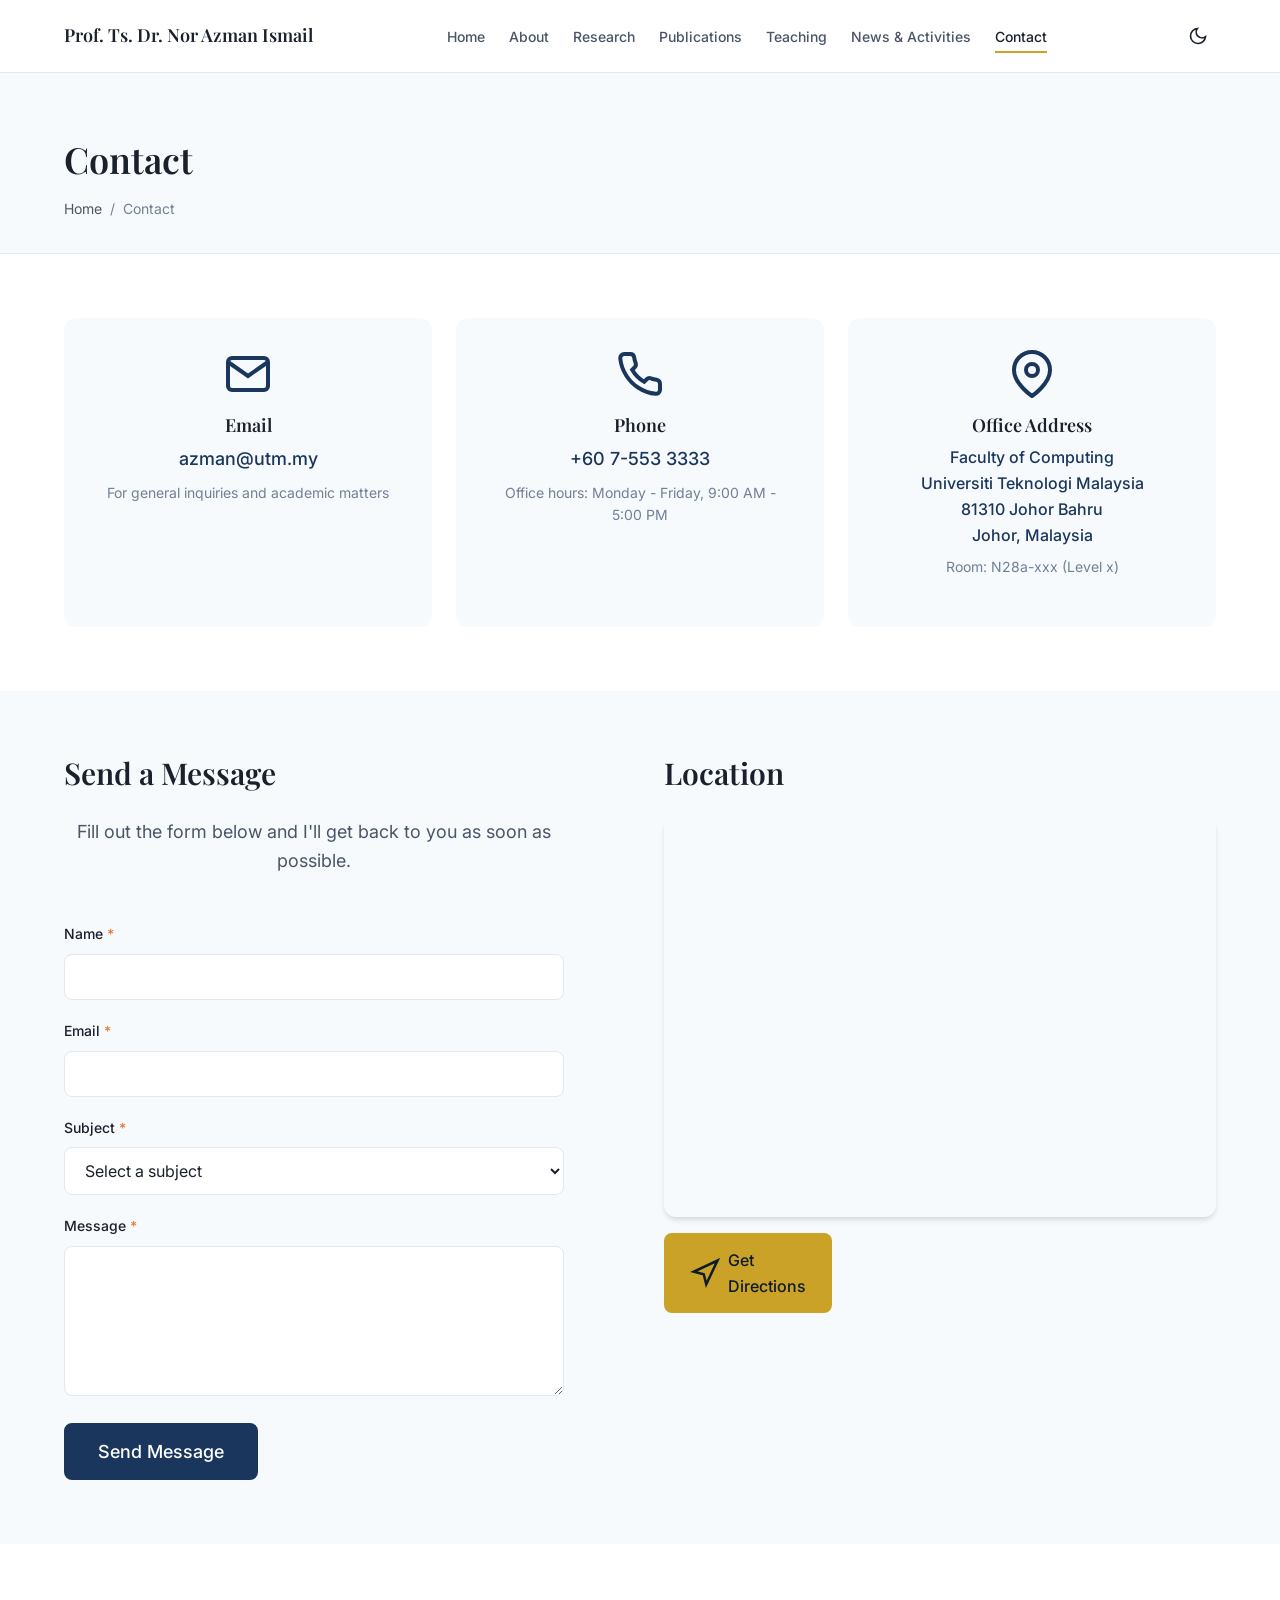
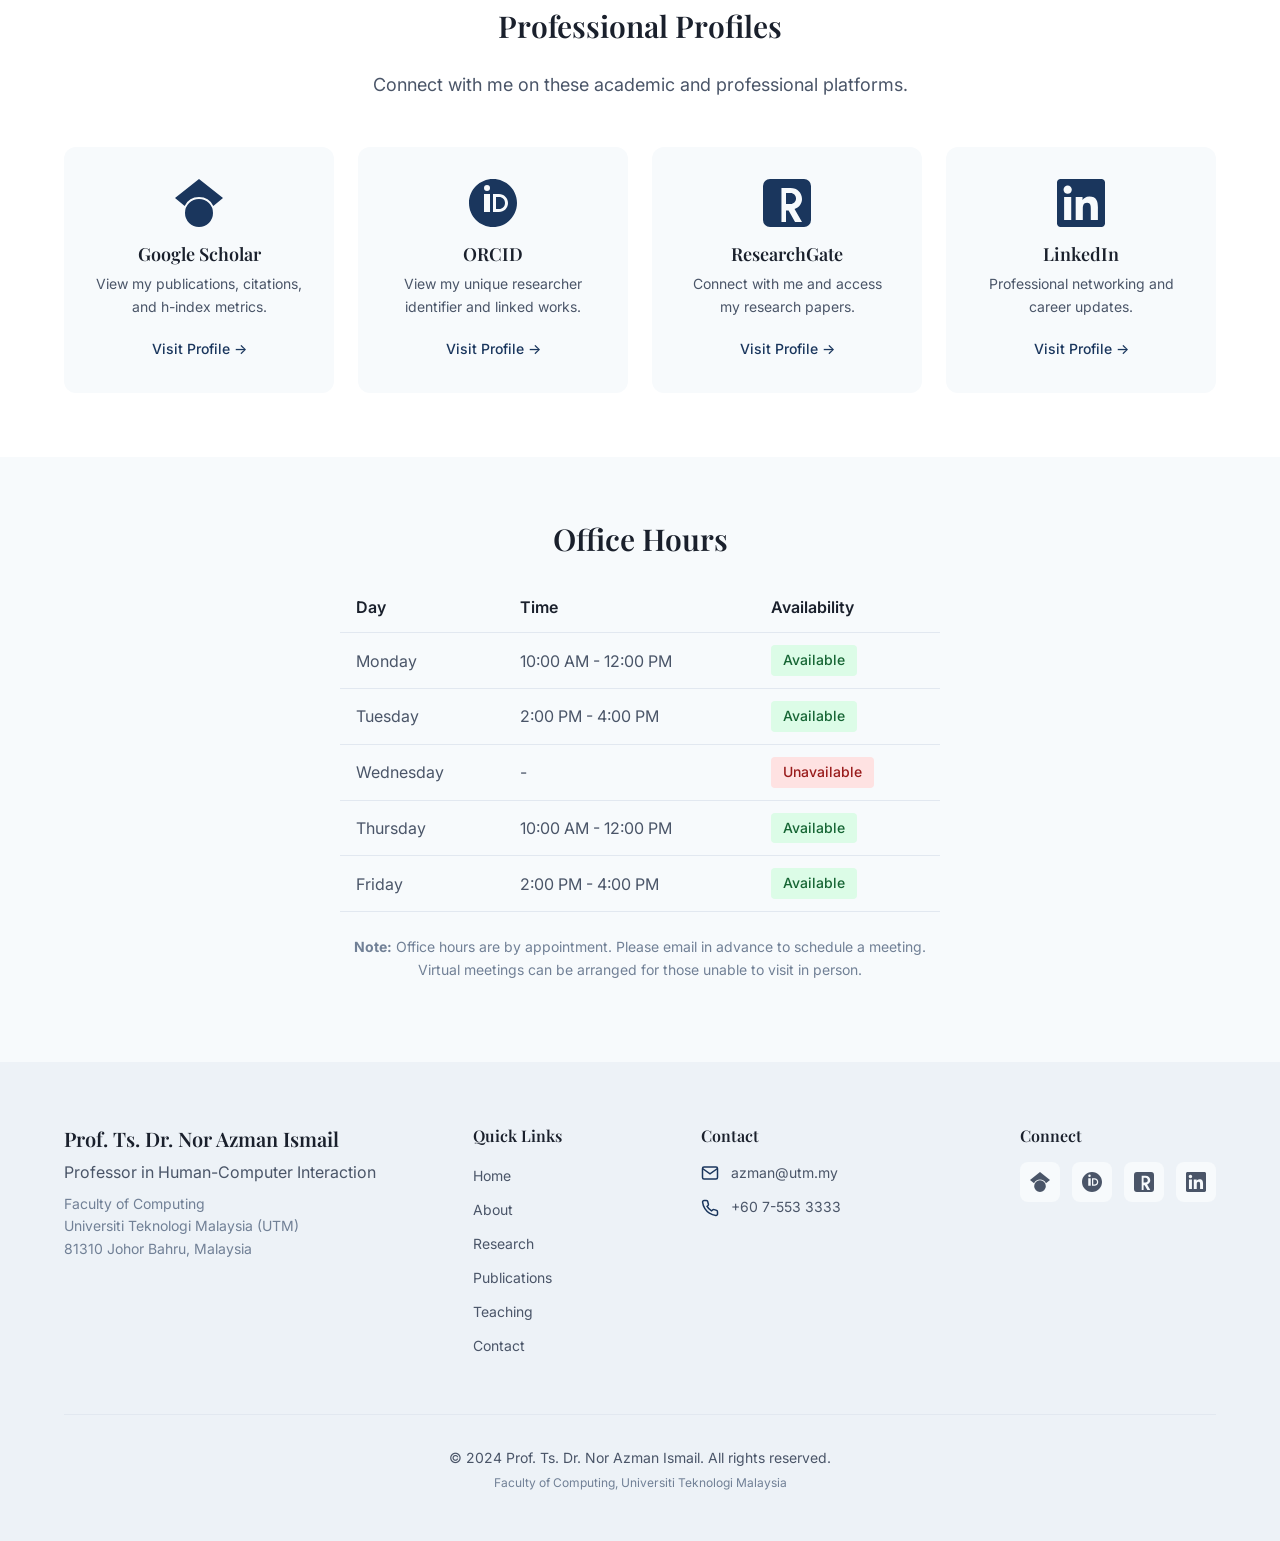
<file: ASSIGNMENT2 & 3 UPDATED/contact.html>
<!DOCTYPE html>
<html lang="en">
<head>
    <meta charset="UTF-8">
    <meta name="viewport" content="width=device-width, initial-scale=1.0">
    <meta http-equiv="X-UA-Compatible" content="IE=edge">
    
    <title>Contact | Prof. Ts. Dr. Nor Azman Ismail | UTM</title>
    <meta name="title" content="Contact | Prof. Ts. Dr. Nor Azman Ismail | UTM">
    <meta name="description" content="Contact Prof. Ts. Dr. Nor Azman Ismail at UTM. Email, phone, office address, and professional profiles.">
    <meta name="keywords" content="contact UTM professor, Nor Azman Ismail email, HCI researcher contact">
    <meta name="author" content="Prof. Ts. Dr. Nor Azman Ismail">
    <meta name="robots" content="index, follow">
    
    <link rel="canonical" href="https://people.utm.my/norazmanismail/contact.html">
    
    <meta property="og:type" content="website">
    <meta property="og:url" content="https://people.utm.my/norazmanismail/contact.html">
    <meta property="og:title" content="Contact | Prof. Ts. Dr. Nor Azman Ismail">
    <meta property="og:description" content="Get in touch with Prof. Ts. Dr. Nor Azman Ismail at UTM.">
    
    <link rel="preconnect" href="https://fonts.googleapis.com">
    <link rel="preconnect" href="https://fonts.gstatic.com" crossorigin>
    <link href="https://fonts.googleapis.com/css2?family=Inter:wght@300;400;500;600;700&family=Playfair+Display:wght@400;500;600;700&display=swap" rel="stylesheet">
    
    <link rel="stylesheet" href="css/styles.css">
</head>
<body>
    <a href="#main-content" class="skip-link">Skip to main content</a>
    
    <header class="header" role="banner">
        <div class="container">
            <div class="header__inner">
                <a href="index.html" class="logo" aria-label="Home">
                    <span class="logo__name">Prof. Ts. Dr. Nor Azman Ismail</span>
                </a>
                
                <nav class="nav" role="navigation" aria-label="Main navigation">
                    <button class="nav__toggle" aria-expanded="false" aria-controls="nav-menu" aria-label="Toggle navigation menu">
                        <span class="nav__toggle-bar"></span>
                        <span class="nav__toggle-bar"></span>
                        <span class="nav__toggle-bar"></span>
                    </button>
                    
                    <ul class="nav__menu" id="nav-menu" role="menubar">
                        <li class="nav__item" role="none"><a href="index.html" class="nav__link" role="menuitem">Home</a></li>
                        <li class="nav__item" role="none"><a href="about.html" class="nav__link" role="menuitem">About</a></li>
                        <li class="nav__item" role="none"><a href="research.html" class="nav__link" role="menuitem">Research</a></li>
                        <li class="nav__item" role="none"><a href="publications.html" class="nav__link" role="menuitem">Publications</a></li>
                        <li class="nav__item" role="none"><a href="teaching.html" class="nav__link" role="menuitem">Teaching</a></li>
                        <li class="nav__item" role="none"><a href="news.html" class="nav__link" role="menuitem">News & Activities</a></li>
                        <li class="nav__item" role="none"><a href="contact.html" class="nav__link nav__link--active" role="menuitem" aria-current="page">Contact</a></li>
                    </ul>
                </nav>
                
                <button class="theme-toggle" aria-label="Toggle dark mode" aria-pressed="false">
                    <svg class="theme-toggle__icon theme-toggle__icon--sun" viewBox="0 0 24 24" fill="none" stroke="currentColor" stroke-width="2" aria-hidden="true">
                        <circle cx="12" cy="12" r="5"></circle>
                        <line x1="12" y1="1" x2="12" y2="3"></line>
                        <line x1="12" y1="21" x2="12" y2="23"></line>
                        <line x1="4.22" y1="4.22" x2="5.64" y2="5.64"></line>
                        <line x1="18.36" y1="18.36" x2="19.78" y2="19.78"></line>
                        <line x1="1" y1="12" x2="3" y2="12"></line>
                        <line x1="21" y1="12" x2="23" y2="12"></line>
                        <line x1="4.22" y1="19.78" x2="5.64" y2="18.36"></line>
                        <line x1="18.36" y1="5.64" x2="19.78" y2="4.22"></line>
                    </svg>
                    <svg class="theme-toggle__icon theme-toggle__icon--moon" viewBox="0 0 24 24" fill="none" stroke="currentColor" stroke-width="2" aria-hidden="true">
                        <path d="M21 12.79A9 9 0 1 1 11.21 3 7 7 0 0 0 21 12.79z"></path>
                    </svg>
                </button>
            </div>
        </div>
    </header>
    
    <main id="main-content" role="main">
        <section class="page-header" aria-labelledby="page-title">
            <div class="container">
                <h1 id="page-title" class="page-header__title">Contact</h1>
                <nav aria-label="Breadcrumb">
                    <ol class="breadcrumb">
                        <li class="breadcrumb__item"><a href="index.html">Home</a></li>
                        <li class="breadcrumb__item breadcrumb__item--current" aria-current="page">Contact</li>
                    </ol>
                </nav>
            </div>
        </section>
        
        <!-- Contact Information -->
        <section class="contact-info" aria-labelledby="contact-info-title">
            <div class="container">
                <h2 id="contact-info-title" class="visually-hidden">Contact Information</h2>
                
                <div class="contact-grid">
                    <div class="contact-card">
                        <div class="contact-card__icon" aria-hidden="true">
                            <svg viewBox="0 0 24 24" fill="none" stroke="currentColor" stroke-width="2">
                                <path d="M4 4h16c1.1 0 2 .9 2 2v12c0 1.1-.9 2-2 2H4c-1.1 0-2-.9-2-2V6c0-1.1.9-2 2-2z"></path>
                                <polyline points="22,6 12,13 2,6"></polyline>
                            </svg>
                        </div>
                        <h3 class="contact-card__title">Email</h3>
                        <p class="contact-card__value">
                            <a href="mailto:azman@utm.my">azman@utm.my</a>
                        </p>
                        <p class="contact-card__note">For general inquiries and academic matters</p>
                    </div>
                    
                    <div class="contact-card">
                        <div class="contact-card__icon" aria-hidden="true">
                            <svg viewBox="0 0 24 24" fill="none" stroke="currentColor" stroke-width="2">
                                <path d="M22 16.92v3a2 2 0 0 1-2.18 2 19.79 19.79 0 0 1-8.63-3.07 19.5 19.5 0 0 1-6-6 19.79 19.79 0 0 1-3.07-8.67A2 2 0 0 1 4.11 2h3a2 2 0 0 1 2 1.72 12.84 12.84 0 0 0 .7 2.81 2 2 0 0 1-.45 2.11L8.09 9.91a16 16 0 0 0 6 6l1.27-1.27a2 2 0 0 1 2.11-.45 12.84 12.84 0 0 0 2.81.7A2 2 0 0 1 22 16.92z"></path>
                            </svg>
                        </div>
                        <h3 class="contact-card__title">Phone</h3>
                        <p class="contact-card__value">
                            <a href="tel:+6075533333">+60 7-553 3333</a>
                        </p>
                        <p class="contact-card__note">Office hours: Monday - Friday, 9:00 AM - 5:00 PM</p>
                    </div>
                    
                    <div class="contact-card">
                        <div class="contact-card__icon" aria-hidden="true">
                            <svg viewBox="0 0 24 24" fill="none" stroke="currentColor" stroke-width="2">
                                <path d="M21 10c0 7-9 13-9 13s-9-6-9-13a9 9 0 0 1 18 0z"></path>
                                <circle cx="12" cy="10" r="3"></circle>
                            </svg>
                        </div>
                        <h3 class="contact-card__title">Office Address</h3>
                        <address class="contact-card__value contact-card__value--address">
                            Faculty of Computing<br>
                            Universiti Teknologi Malaysia<br>
                            81310 Johor Bahru<br>
                            Johor, Malaysia
                        </address>
                        <p class="contact-card__note">Room: N28a-xxx (Level x)</p>
                    </div>
                </div>
            </div>
        </section>
        
        <!-- Contact Form & Map -->
        <section class="contact-form-section section--alt" aria-labelledby="contact-form-title">
            <div class="container">
                <div class="contact-form-grid">
                    <div class="contact-form-wrapper">
                        <h2 id="contact-form-title" class="section-title">Send a Message</h2>
                        <p class="section-intro">Fill out the form below and I'll get back to you as soon as possible.</p>
                        
                        <form class="contact-form" action="#" method="POST" novalidate>
                            <div class="form-group">
                                <label for="name" class="form-label">Name <span class="required" aria-label="required">*</span></label>
                                <input type="text" id="name" name="name" class="form-input" required aria-required="true" autocomplete="name">
                                <span class="form-error" role="alert"></span>
                            </div>
                            
                            <div class="form-group">
                                <label for="email" class="form-label">Email <span class="required" aria-label="required">*</span></label>
                                <input type="email" id="email" name="email" class="form-input" required aria-required="true" autocomplete="email">
                                <span class="form-error" role="alert"></span>
                            </div>
                            
                            <div class="form-group">
                                <label for="subject" class="form-label">Subject <span class="required" aria-label="required">*</span></label>
                                <select id="subject" name="subject" class="form-select" required aria-required="true">
                                    <option value="">Select a subject</option>
                                    <option value="research">Research Collaboration</option>
                                    <option value="supervision">Postgraduate Supervision</option>
                                    <option value="talk">Invited Talk/Seminar</option>
                                    <option value="general">General Inquiry</option>
                                </select>
                                <span class="form-error" role="alert"></span>
                            </div>
                            
                            <div class="form-group">
                                <label for="message" class="form-label">Message <span class="required" aria-label="required">*</span></label>
                                <textarea id="message" name="message" class="form-textarea" rows="6" required aria-required="true"></textarea>
                                <span class="form-error" role="alert"></span>
                            </div>
                            
                            <button type="submit" class="btn btn--primary btn--large">Send Message</button>
                        </form>
                    </div>
                    
                    <div class="map-wrapper">
                        <h2 class="section-title">Location</h2>
                        <div class="map-container">
                            <iframe 
                                src="https://www.google.com/maps/embed?pb=!1m18!1m12!1m3!1d3988.1234567890123!2d103.12345678901234!3d1.1234567890123456!2m3!1f0!2f0!3f0!3m2!1i1024!2i768!4f13.1!3m3!1m2!1s0x0%3A0x0!2zMcKwMDcnMjQuNCJOIDEwM8KwMDcnMjQuNCJF!5e0!3m2!1sen!2smy!4v1234567890123!5m2!1sen!2smy"
                                width="100%" 
                                height="400" 
                                style="border:0;" 
                                allowfullscreen="" 
                                loading="lazy" 
                                referrerpolicy="no-referrer-when-downgrade"
                                title="Map showing location of Faculty of Computing, UTM"
                                aria-label="Google Maps showing Faculty of Computing, UTM location">
                            </iframe>
                        </div>
                        <div class="directions-link">
                            <a href="https://www.google.com/maps/dir//Faculty+of+Computing+UTM" target="_blank" rel="noopener noreferrer" class="btn btn--secondary">
                                <svg viewBox="0 0 24 24" fill="none" stroke="currentColor" stroke-width="2" aria-hidden="true">
                                    <polygon points="3 11 22 2 13 21 11 13 3 11"></polygon>
                                </svg>
                                Get Directions
                            </a>
                        </div>
                    </div>
                </div>
            </div>
        </section>
        
        <!-- Professional Profiles -->
        <section class="professional-profiles" aria-labelledby="profiles-title">
            <div class="container">
                <h2 id="profiles-title" class="section-title section-title--centered">Professional Profiles</h2>
                <p class="section-intro">Connect with me on these academic and professional platforms.</p>
                
                <div class="profiles-grid">
                    <a href="https://scholar.google.com/citations?user=example" target="_blank" rel="noopener noreferrer" class="profile-card">
                        <div class="profile-card__icon" aria-hidden="true">
                            <svg viewBox="0 0 24 24" fill="currentColor">
                                <path d="M12 24a7 7 0 1 1 0-14 7 7 0 0 1 0 14Zm0-24L0 9.5l4.838 3.94A8 8 0 0 1 12 9a8 8 0 0 1 7.162 4.44L24 9.5 12 0Z"/>
                            </svg>
                        </div>
                        <h3 class="profile-card__title">Google Scholar</h3>
                        <p class="profile-card__description">View my publications, citations, and h-index metrics.</p>
                        <span class="profile-card__link">Visit Profile →</span>
                    </a>
                    
                    <a href="https://orcid.org/0000-0000-0000-0000" target="_blank" rel="noopener noreferrer" class="profile-card">
                        <div class="profile-card__icon" aria-hidden="true">
                            <svg viewBox="0 0 24 24" fill="currentColor">
                                <path d="M12 0C5.372 0 0 5.372 0 12s5.372 12 12 12 12-5.372 12-12S18.628 0 12 0ZM7.5 7.5h3v9h-3v-9Zm1.5-1.5a1.5 1.5 0 1 1 0-3 1.5 1.5 0 0 1 0 3Zm6 1.5c2.5 0 4.5 2 4.5 4.5s-2 4.5-4.5 4.5h-3v-9h3Zm0 1.5h-1.5v6h1.5c1.75 0 3-1.25 3-3s-1.25-3-3-3Z"/>
                            </svg>
                        </div>
                        <h3 class="profile-card__title">ORCID</h3>
                        <p class="profile-card__description">View my unique researcher identifier and linked works.</p>
                        <span class="profile-card__link">Visit Profile →</span>
                    </a>
                    
                    <a href="https://www.researchgate.net/profile/Nor-Azman-Ismail" target="_blank" rel="noopener noreferrer" class="profile-card">
                        <div class="profile-card__icon" aria-hidden="true">
                            <svg viewBox="0 0 24 24" fill="currentColor">
                                <path d="M3.5 0A3.5 3.5 0 0 0 0 3.5v17A3.5 3.5 0 0 0 3.5 24h17a3.5 3.5 0 0 0 3.5-3.5v-17A3.5 3.5 0 0 0 20.5 0h-17Zm5.73 4.5h4.54c3.36 0 5.73 2.37 5.73 5.5 0 2.33-1.5 4.23-3.73 5.03l3.73 6.47h-3.47l-3.23-5.73h-1.3v5.73H9.23V4.5Zm2.27 2.5v5.5h2.27c1.53 0 2.73-1.2 2.73-2.75 0-1.55-1.2-2.75-2.73-2.75H11.5Z"/>
                            </svg>
                        </div>
                        <h3 class="profile-card__title">ResearchGate</h3>
                        <p class="profile-card__description">Connect with me and access my research papers.</p>
                        <span class="profile-card__link">Visit Profile →</span>
                    </a>
                    
                    <a href="https://www.linkedin.com/in/norazmanismail" target="_blank" rel="noopener noreferrer" class="profile-card">
                        <div class="profile-card__icon" aria-hidden="true">
                            <svg viewBox="0 0 24 24" fill="currentColor">
                                <path d="M20.447 20.452h-3.554v-5.569c0-1.328-.027-3.037-1.852-3.037-1.853 0-2.136 1.445-2.136 2.939v5.667H9.351V9h3.414v1.561h.046c.477-.9 1.637-1.85 3.37-1.85 3.601 0 4.267 2.37 4.267 5.455v6.286zM5.337 7.433c-1.144 0-2.063-.926-2.063-2.065 0-1.138.92-2.063 2.063-2.063 1.14 0 2.064.925 2.064 2.063 0 1.139-.925 2.065-2.064 2.065zm1.782 13.019H3.555V9h3.564v11.452zM22.225 0H1.771C.792 0 0 .774 0 1.729v20.542C0 23.227.792 24 1.771 24h20.451C23.2 24 24 23.227 24 22.271V1.729C24 .774 23.2 0 22.222 0h.003z"/>
                            </svg>
                        </div>
                        <h3 class="profile-card__title">LinkedIn</h3>
                        <p class="profile-card__description">Professional networking and career updates.</p>
                        <span class="profile-card__link">Visit Profile →</span>
                    </a>
                </div>
            </div>
        </section>
        
        <!-- Office Hours -->
        <section class="office-hours section--alt" aria-labelledby="office-hours-title">
            <div class="container">
                <h2 id="office-hours-title" class="section-title section-title--centered">Office Hours</h2>
                
                <div class="office-hours-content">
                    <table class="office-hours-table">
                        <caption class="visually-hidden">Weekly office hours schedule</caption>
                        <thead>
                            <tr>
                                <th scope="col">Day</th>
                                <th scope="col">Time</th>
                                <th scope="col">Availability</th>
                            </tr>
                        </thead>
                        <tbody>
                            <tr>
                                <td>Monday</td>
                                <td>10:00 AM - 12:00 PM</td>
                                <td><span class="availability availability--available">Available</span></td>
                            </tr>
                            <tr>
                                <td>Tuesday</td>
                                <td>2:00 PM - 4:00 PM</td>
                                <td><span class="availability availability--available">Available</span></td>
                            </tr>
                            <tr>
                                <td>Wednesday</td>
                                <td>-</td>
                                <td><span class="availability availability--unavailable">Unavailable</span></td>
                            </tr>
                            <tr>
                                <td>Thursday</td>
                                <td>10:00 AM - 12:00 PM</td>
                                <td><span class="availability availability--available">Available</span></td>
                            </tr>
                            <tr>
                                <td>Friday</td>
                                <td>2:00 PM - 4:00 PM</td>
                                <td><span class="availability availability--available">Available</span></td>
                            </tr>
                        </tbody>
                    </table>
                    
                    <p class="office-hours-note"><strong>Note:</strong> Office hours are by appointment. Please email in advance to schedule a meeting. Virtual meetings can be arranged for those unable to visit in person.</p>
                </div>
            </div>
        </section>
    </main>
    
    <!-- Footer -->
    <footer class="footer" role="contentinfo">
        <div class="container">
            <div class="footer__grid">
                <div class="footer__info">
                    <h3 class="footer__name">Prof. Ts. Dr. Nor Azman Ismail</h3>
                    <p class="footer__title">Professor in Human-Computer Interaction</p>
                    <p class="footer__affiliation">Faculty of Computing<br>Universiti Teknologi Malaysia (UTM)<br>81310 Johor Bahru, Malaysia</p>
                </div>
                
                <div class="footer__links">
                    <h4 class="footer__heading">Quick Links</h4>
                    <ul class="footer__menu">
                        <li><a href="index.html">Home</a></li>
                        <li><a href="about.html">About</a></li>
                        <li><a href="research.html">Research</a></li>
                        <li><a href="publications.html">Publications</a></li>
                        <li><a href="teaching.html">Teaching</a></li>
                        <li><a href="contact.html">Contact</a></li>
                    </ul>
                </div>
                
                <div class="footer__contact">
                    <h4 class="footer__heading">Contact</h4>
                    <ul class="footer__contact-list">
                        <li>
                            <svg viewBox="0 0 24 24" fill="none" stroke="currentColor" stroke-width="2" aria-hidden="true">
                                <path d="M4 4h16c1.1 0 2 .9 2 2v12c0 1.1-.9 2-2 2H4c-1.1 0-2-.9-2-2V6c0-1.1.9-2 2-2z"></path>
                                <polyline points="22,6 12,13 2,6"></polyline>
                            </svg>
                            <a href="mailto:azman@utm.my">azman@utm.my</a>
                        </li>
                        <li>
                            <svg viewBox="0 0 24 24" fill="none" stroke="currentColor" stroke-width="2" aria-hidden="true">
                                <path d="M22 16.92v3a2 2 0 0 1-2.18 2 19.79 19.79 0 0 1-8.63-3.07 19.5 19.5 0 0 1-6-6 19.79 19.79 0 0 1-3.07-8.67A2 2 0 0 1 4.11 2h3a2 2 0 0 1 2 1.72 12.84 12.84 0 0 0 .7 2.81 2 2 0 0 1-.45 2.11L8.09 9.91a16 16 0 0 0 6 6l1.27-1.27a2 2 0 0 1 2.11-.45 12.84 12.84 0 0 0 2.81.7A2 2 0 0 1 22 16.92z"></path>
                            </svg>
                            <a href="tel:+6075533333">+60 7-553 3333</a>
                        </li>
                    </ul>
                </div>
                
                <div class="footer__social">
                    <h4 class="footer__heading">Connect</h4>
                    <div class="footer__social-links">
                        <a href="https://scholar.google.com" target="_blank" rel="noopener noreferrer" aria-label="Google Scholar">
                            <svg viewBox="0 0 24 24" fill="currentColor" aria-hidden="true">
                                <path d="M12 24a7 7 0 1 1 0-14 7 7 0 0 1 0 14Zm0-24L0 9.5l4.838 3.94A8 8 0 0 1 12 9a8 8 0 0 1 7.162 4.44L24 9.5 12 0Z"/>
                            </svg>
                        </a>
                        <a href="https://orcid.org" target="_blank" rel="noopener noreferrer" aria-label="ORCID">
                            <svg viewBox="0 0 24 24" fill="currentColor" aria-hidden="true">
                                <path d="M12 0C5.372 0 0 5.372 0 12s5.372 12 12 12 12-5.372 12-12S18.628 0 12 0ZM7.5 7.5h3v9h-3v-9Zm1.5-1.5a1.5 1.5 0 1 1 0-3 1.5 1.5 0 0 1 0 3Zm6 1.5c2.5 0 4.5 2 4.5 4.5s-2 4.5-4.5 4.5h-3v-9h3Zm0 1.5h-1.5v6h1.5c1.75 0 3-1.25 3-3s-1.25-3-3-3Z"/>
                            </svg>
                        </a>
                        <a href="https://www.researchgate.net" target="_blank" rel="noopener noreferrer" aria-label="ResearchGate">
                            <svg viewBox="0 0 24 24" fill="currentColor" aria-hidden="true">
                                <path d="M3.5 0A3.5 3.5 0 0 0 0 3.5v17A3.5 3.5 0 0 0 3.5 24h17a3.5 3.5 0 0 0 3.5-3.5v-17A3.5 3.5 0 0 0 20.5 0h-17Zm5.73 4.5h4.54c3.36 0 5.73 2.37 5.73 5.5 0 2.33-1.5 4.23-3.73 5.03l3.73 6.47h-3.47l-3.23-5.73h-1.3v5.73H9.23V4.5Zm2.27 2.5v5.5h2.27c1.53 0 2.73-1.2 2.73-2.75 0-1.55-1.2-2.75-2.73-2.75H11.5Z"/>
                            </svg>
                        </a>
                        <a href="https://www.linkedin.com" target="_blank" rel="noopener noreferrer" aria-label="LinkedIn">
                            <svg viewBox="0 0 24 24" fill="currentColor" aria-hidden="true">
                                <path d="M20.447 20.452h-3.554v-5.569c0-1.328-.027-3.037-1.852-3.037-1.853 0-2.136 1.445-2.136 2.939v5.667H9.351V9h3.414v1.561h.046c.477-.9 1.637-1.85 3.37-1.85 3.601 0 4.267 2.37 4.267 5.455v6.286zM5.337 7.433c-1.144 0-2.063-.926-2.063-2.065 0-1.138.92-2.063 2.063-2.063 1.14 0 2.064.925 2.064 2.063 0 1.139-.925 2.065-2.064 2.065zm1.782 13.019H3.555V9h3.564v11.452zM22.225 0H1.771C.792 0 0 .774 0 1.729v20.542C0 23.227.792 24 1.771 24h20.451C23.2 24 24 23.227 24 22.271V1.729C24 .774 23.2 0 22.222 0h.003z"/>
                            </svg>
                        </a>
                    </div>
                </div>
            </div>
            
            <div class="footer__bottom">
                <p class="footer__copyright">&copy; 2024 Prof. Ts. Dr. Nor Azman Ismail. All rights reserved.</p>
                <p class="footer__credit">Faculty of Computing, Universiti Teknologi Malaysia</p>
            </div>
        </div>
    </footer>
    
    <script src="js/main.js"></script>
</body>
</html>
</file>
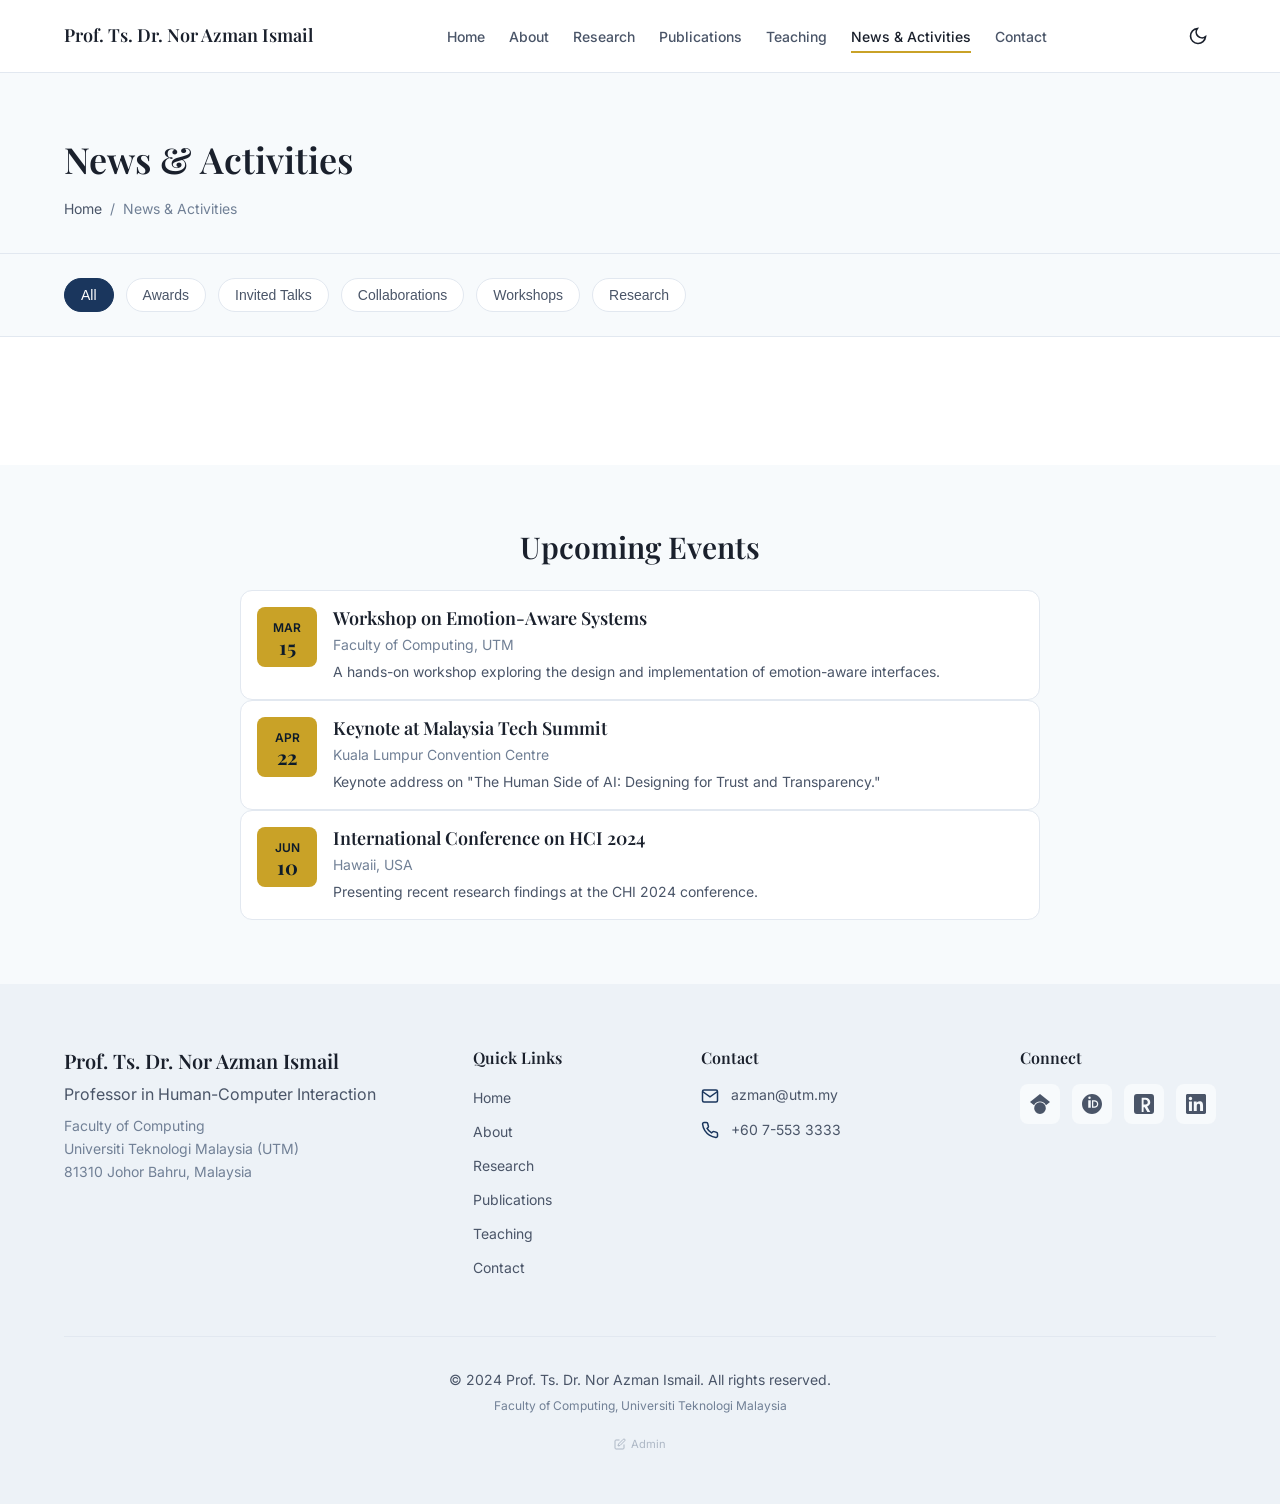
<file: ASSIGNMENT2 & 3 UPDATED/news.html>
<!DOCTYPE html>
<html lang="en">
<head>
    <meta charset="UTF-8">
    <meta name="viewport" content="width=device-width, initial-scale=1.0">
    <meta http-equiv="X-UA-Compatible" content="IE=edge">
    
    <title>News & Activities | Prof. Ts. Dr. Nor Azman Ismail | UTM</title>
    <meta name="title" content="News & Activities | Prof. Ts. Dr. Nor Azman Ismail | UTM">
    <meta name="description" content="Latest news, awards, invited talks, and collaborations of Prof. Ts. Dr. Nor Azman Ismail at UTM.">
    <meta name="keywords" content="academic awards, invited talks, research collaborations, UTM news">
    <meta name="author" content="Prof. Ts. Dr. Nor Azman Ismail">
    <meta name="robots" content="index, follow">
    
    <link rel="canonical" href="https://people.utm.my/norazmanismail/news.html">
    
    <meta property="og:type" content="website">
    <meta property="og:url" content="https://people.utm.my/norazmanismail/news.html">
    <meta property="og:title" content="News & Activities | Prof. Ts. Dr. Nor Azman Ismail">
    <meta property="og:description" content="Latest updates on research, awards, and collaborations.">
    
    <link rel="preconnect" href="https://fonts.googleapis.com">
    <link rel="preconnect" href="https://fonts.gstatic.com" crossorigin>
    <link href="https://fonts.googleapis.com/css2?family=Inter:wght@300;400;500;600;700&family=Playfair+Display:wght@400;500;600;700&display=swap" rel="stylesheet">
    
    <link rel="stylesheet" href="css/styles.css">
</head>
<body>
    <a href="#main-content" class="skip-link">Skip to main content</a>
    
    <header class="header" role="banner">
        <div class="container">
            <div class="header__inner">
                <a href="index.html" class="logo" aria-label="Home">
                    <span class="logo__name">Prof. Ts. Dr. Nor Azman Ismail</span>
                </a>
                
                <nav class="nav" role="navigation" aria-label="Main navigation">
                    <button class="nav__toggle" aria-expanded="false" aria-controls="nav-menu" aria-label="Toggle navigation menu">
                        <span class="nav__toggle-bar"></span>
                        <span class="nav__toggle-bar"></span>
                        <span class="nav__toggle-bar"></span>
                    </button>
                    
                    <ul class="nav__menu" id="nav-menu" role="menubar">
                        <li class="nav__item" role="none"><a href="index.html" class="nav__link" role="menuitem">Home</a></li>
                        <li class="nav__item" role="none"><a href="about.html" class="nav__link" role="menuitem">About</a></li>
                        <li class="nav__item" role="none"><a href="research.html" class="nav__link" role="menuitem">Research</a></li>
                        <li class="nav__item" role="none"><a href="publications.html" class="nav__link" role="menuitem">Publications</a></li>
                        <li class="nav__item" role="none"><a href="teaching.html" class="nav__link" role="menuitem">Teaching</a></li>
                        <li class="nav__item" role="none"><a href="news.html" class="nav__link nav__link--active" role="menuitem" aria-current="page">News & Activities</a></li>
                        <li class="nav__item" role="none"><a href="contact.html" class="nav__link" role="menuitem">Contact</a></li>
                    </ul>
                </nav>
                
                <button class="theme-toggle" aria-label="Toggle dark mode" aria-pressed="false">
                    <svg class="theme-toggle__icon theme-toggle__icon--sun" viewBox="0 0 24 24" fill="none" stroke="currentColor" stroke-width="2" aria-hidden="true">
                        <circle cx="12" cy="12" r="5"></circle>
                        <line x1="12" y1="1" x2="12" y2="3"></line>
                        <line x1="12" y1="21" x2="12" y2="23"></line>
                        <line x1="4.22" y1="4.22" x2="5.64" y2="5.64"></line>
                        <line x1="18.36" y1="18.36" x2="19.78" y2="19.78"></line>
                        <line x1="1" y1="12" x2="3" y2="12"></line>
                        <line x1="21" y1="12" x2="23" y2="12"></line>
                        <line x1="4.22" y1="19.78" x2="5.64" y2="18.36"></line>
                        <line x1="18.36" y1="5.64" x2="19.78" y2="4.22"></line>
                    </svg>
                    <svg class="theme-toggle__icon theme-toggle__icon--moon" viewBox="0 0 24 24" fill="none" stroke="currentColor" stroke-width="2" aria-hidden="true">
                        <path d="M21 12.79A9 9 0 1 1 11.21 3 7 7 0 0 0 21 12.79z"></path>
                    </svg>
                </button>
            </div>
        </div>
    </header>
    
    <main id="main-content" role="main">
        <section class="page-header" aria-labelledby="page-title">
            <div class="container">
                <h1 id="page-title" class="page-header__title">News & Activities</h1>
                <nav aria-label="Breadcrumb">
                    <ol class="breadcrumb">
                        <li class="breadcrumb__item"><a href="index.html">Home</a></li>
                        <li class="breadcrumb__item breadcrumb__item--current" aria-current="page">News & Activities</li>
                    </ol>
                </nav>
            </div>
        </section>

        <!-- News Categories -->
        <section class="news-categories" aria-labelledby="categories-title">
            <div class="container">
                <h2 id="categories-title" class="visually-hidden">News Categories</h2>
                <div class="category-filters">
                    <button class="category-btn category-btn--active" data-category="all">All</button>
                    <button class="category-btn" data-category="award">Awards</button>
                    <button class="category-btn" data-category="talk">Invited Talks</button>
                    <button class="category-btn" data-category="collaboration">Collaborations</button>
                    <button class="category-btn" data-category="workshop">Workshops</button>
                    <button class="category-btn" data-category="research">Research</button>
                </div>
            </div>
        </section>
        
        <!-- News Timeline -->
        <section class="news-timeline" aria-labelledby="news-timeline-title">
            <div class="container">
                <h2 id="news-timeline-title" class="visually-hidden">News Timeline</h2>
                <div class="timeline-list">
                </div>
            </div>
        </section>
        
        <!-- Upcoming Events -->
        <section class="upcoming-events section--alt" aria-labelledby="upcoming-title">
            <div class="container">
                <h2 id="upcoming-title" class="section-title section-title--centered">Upcoming Events</h2>
                
                <div class="events-list">
                    <article class="event-card">
                        <div class="event-card__date">
                            <span class="event-card__month">Mar</span>
                            <span class="event-card__day">15</span>
                        </div>
                        <div class="event-card__content">
                            <h3 class="event-card__title">Workshop on Emotion-Aware Systems</h3>
                            <p class="event-card__venue">Faculty of Computing, UTM</p>
                            <p class="event-card__description">A hands-on workshop exploring the design and implementation of emotion-aware interfaces.</p>
                        </div>
                    </article>
                    
                    <article class="event-card">
                        <div class="event-card__date">
                            <span class="event-card__month">Apr</span>
                            <span class="event-card__day">22</span>
                        </div>
                        <div class="event-card__content">
                            <h3 class="event-card__title">Keynote at Malaysia Tech Summit</h3>
                            <p class="event-card__venue">Kuala Lumpur Convention Centre</p>
                            <p class="event-card__description">Keynote address on "The Human Side of AI: Designing for Trust and Transparency."</p>
                        </div>
                    </article>
                    
                    <article class="event-card">
                        <div class="event-card__date">
                            <span class="event-card__month">Jun</span>
                            <span class="event-card__day">10</span>
                        </div>
                        <div class="event-card__content">
                            <h3 class="event-card__title">International Conference on HCI 2024</h3>
                            <p class="event-card__venue">Hawaii, USA</p>
                            <p class="event-card__description">Presenting recent research findings at the CHI 2024 conference.</p>
                        </div>
                    </article>
                </div>
            </div>
        </section>

        <!-- Scroll to Top Button -->
        <button class="scroll-to-top" id="scroll-to-top" type="button" aria-label="Scroll to top" title="Back to top">
            <svg viewBox="0 0 24 24" fill="none" stroke="currentColor" stroke-width="2.5" width="20" height="20"><polyline points="18 15 12 9 6 15"></polyline></svg>
        </button>
    </main>
    
    <!-- Footer -->
    <footer class="footer" role="contentinfo">
        <div class="container">
            <div class="footer__grid">
                <div class="footer__info">
                    <h3 class="footer__name">Prof. Ts. Dr. Nor Azman Ismail</h3>
                    <p class="footer__title">Professor in Human-Computer Interaction</p>
                    <p class="footer__affiliation">Faculty of Computing<br>Universiti Teknologi Malaysia (UTM)<br>81310 Johor Bahru, Malaysia</p>
                </div>
                
                <div class="footer__links">
                    <h4 class="footer__heading">Quick Links</h4>
                    <ul class="footer__menu">
                        <li><a href="index.html">Home</a></li>
                        <li><a href="about.html">About</a></li>
                        <li><a href="research.html">Research</a></li>
                        <li><a href="publications.html">Publications</a></li>
                        <li><a href="teaching.html">Teaching</a></li>
                        <li><a href="contact.html">Contact</a></li>
                    </ul>
                </div>
                
                <div class="footer__contact">
                    <h4 class="footer__heading">Contact</h4>
                    <ul class="footer__contact-list">
                        <li>
                            <svg viewBox="0 0 24 24" fill="none" stroke="currentColor" stroke-width="2" aria-hidden="true">
                                <path d="M4 4h16c1.1 0 2 .9 2 2v12c0 1.1-.9 2-2 2H4c-1.1 0-2-.9-2-2V6c0-1.1.9-2 2-2z"></path>
                                <polyline points="22,6 12,13 2,6"></polyline>
                            </svg>
                            <a href="mailto:azman@utm.my">azman@utm.my</a>
                        </li>
                        <li>
                            <svg viewBox="0 0 24 24" fill="none" stroke="currentColor" stroke-width="2" aria-hidden="true">
                                <path d="M22 16.92v3a2 2 0 0 1-2.18 2 19.79 19.79 0 0 1-8.63-3.07 19.5 19.5 0 0 1-6-6 19.79 19.79 0 0 1-3.07-8.67A2 2 0 0 1 4.11 2h3a2 2 0 0 1 2 1.72 12.84 12.84 0 0 0 .7 2.81 2 2 0 0 1-.45 2.11L8.09 9.91a16 16 0 0 0 6 6l1.27-1.27a2 2 0 0 1 2.11-.45 12.84 12.84 0 0 0 2.81.7A2 2 0 0 1 22 16.92z"></path>
                            </svg>
                            <a href="tel:+6075533333">+60 7-553 3333</a>
                        </li>
                    </ul>
                </div>
                
                <div class="footer__social">
                    <h4 class="footer__heading">Connect</h4>
                    <div class="footer__social-links">
                        <a href="https://scholar.google.com" target="_blank" rel="noopener noreferrer" aria-label="Google Scholar">
                            <svg viewBox="0 0 24 24" fill="currentColor" aria-hidden="true">
                                <path d="M12 24a7 7 0 1 1 0-14 7 7 0 0 1 0 14Zm0-24L0 9.5l4.838 3.94A8 8 0 0 1 12 9a8 8 0 0 1 7.162 4.44L24 9.5 12 0Z"/>
                            </svg>
                        </a>
                        <a href="https://orcid.org" target="_blank" rel="noopener noreferrer" aria-label="ORCID">
                            <svg viewBox="0 0 24 24" fill="currentColor" aria-hidden="true">
                                <path d="M12 0C5.372 0 0 5.372 0 12s5.372 12 12 12 12-5.372 12-12S18.628 0 12 0ZM7.5 7.5h3v9h-3v-9Zm1.5-1.5a1.5 1.5 0 1 1 0-3 1.5 1.5 0 0 1 0 3Zm6 1.5c2.5 0 4.5 2 4.5 4.5s-2 4.5-4.5 4.5h-3v-9h3Zm0 1.5h-1.5v6h1.5c1.75 0 3-1.25 3-3s-1.25-3-3-3Z"/>
                            </svg>
                        </a>
                        <a href="https://www.researchgate.net" target="_blank" rel="noopener noreferrer" aria-label="ResearchGate">
                            <svg viewBox="0 0 24 24" fill="currentColor" aria-hidden="true">
                                <path d="M3.5 0A3.5 3.5 0 0 0 0 3.5v17A3.5 3.5 0 0 0 3.5 24h17a3.5 3.5 0 0 0 3.5-3.5v-17A3.5 3.5 0 0 0 20.5 0h-17Zm5.73 4.5h4.54c3.36 0 5.73 2.37 5.73 5.5 0 2.33-1.5 4.23-3.73 5.03l3.73 6.47h-3.47l-3.23-5.73h-1.3v5.73H9.23V4.5Zm2.27 2.5v5.5h2.27c1.53 0 2.73-1.2 2.73-2.75 0-1.55-1.2-2.75-2.73-2.75H11.5Z"/>
                            </svg>
                        </a>
                        <a href="https://www.linkedin.com" target="_blank" rel="noopener noreferrer" aria-label="LinkedIn">
                            <svg viewBox="0 0 24 24" fill="currentColor" aria-hidden="true">
                                <path d="M20.447 20.452h-3.554v-5.569c0-1.328-.027-3.037-1.852-3.037-1.853 0-2.136 1.445-2.136 2.939v5.667H9.351V9h3.414v1.561h.046c.477-.9 1.637-1.85 3.37-1.85 3.601 0 4.267 2.37 4.267 5.455v6.286zM5.337 7.433c-1.144 0-2.063-.926-2.063-2.065 0-1.138.92-2.063 2.063-2.063 1.14 0 2.064.925 2.064 2.063 0 1.139-.925 2.065-2.064 2.065zm1.782 13.019H3.555V9h3.564v11.452zM22.225 0H1.771C.792 0 0 .774 0 1.729v20.542C0 23.227.792 24 1.771 24h20.451C23.2 24 24 23.227 24 22.271V1.729C24 .774 23.2 0 22.222 0h.003z"/>
                            </svg>
                        </a>
                    </div>
                </div>
            </div>
            
            <div class="footer__bottom">
                <p class="footer__copyright">&copy; 2024 Prof. Ts. Dr. Nor Azman Ismail. All rights reserved.</p>
                <p class="footer__credit">Faculty of Computing, Universiti Teknologi Malaysia</p>
                <p class="footer__credit" style="margin-top: var(--space-2);">
                    <a href="newsEdit.html" class="admin-link" aria-label="Admin: News Editor">
                        <svg viewBox="0 0 24 24" fill="none" stroke="currentColor" stroke-width="2" width="12" height="12"><path d="M11 4H4a2 2 0 0 0-2 2v14a2 2 0 0 0 2 2h14a2 2 0 0 0 2-2v-7"></path><path d="M18.5 2.5a2.121 2.121 0 0 1 3 3L12 15l-4 1 1-4 9.5-9.5z"></path></svg>
                        Admin
                    </a>
                </p>
            </div>
        </div>
    </footer>
    
    <style>
        /* ===== Read More Expandable Section ===== */
        .news-item__expandable {
            max-height: 0;
            overflow: hidden;
            transition: max-height 0.5s cubic-bezier(0.4, 0, 0.2, 1),
                        opacity 0.4s ease,
                        margin-top 0.4s ease,
                        padding-top 0.4s ease;
            opacity: 0;
            margin-top: 0;
            padding-top: 0;
        }
        .news-item__expandable--expanded {
            max-height: 2000px;
            opacity: 1;
            margin-top: var(--space-4, 1rem);
            padding-top: var(--space-4, 1rem);
            border-top: 1px solid var(--color-border, #e2e8f0);
        }

        /* ===== Read More / Read Less Button ===== */
        .news-item__read-more {
            display: inline-flex;
            align-items: center;
            gap: 0.375rem;
            margin-top: var(--space-3, 0.75rem);
            padding: 0.5rem 1.125rem;
            font-family: var(--font-body, 'Inter', sans-serif);
            font-size: var(--font-size-sm, 0.875rem);
            font-weight: 600;
            letter-spacing: 0.01em;
            color: var(--color-primary, #1a365d);
            background: transparent;
            border: 1.5px solid var(--color-primary, #1a365d);
            border-radius: var(--radius-sm, 4px);
            cursor: pointer;
            transition: all 0.25s ease;
            position: relative;
            overflow: hidden;
        }
        .news-item__read-more::before {
            content: '';
            position: absolute;
            top: 0;
            left: -100%;
            width: 100%;
            height: 100%;
            background: var(--color-primary, #1a365d);
            transition: left 0.25s ease;
            z-index: 0;
        }
        .news-item__read-more:hover::before {
            left: 0;
        }
        .news-item__read-more:hover {
            color: #fff;
            border-color: var(--color-primary, #1a365d);
            transform: translateY(-1px);
            box-shadow: 0 2px 8px rgba(26, 54, 93, 0.2);
        }
        .news-item__read-more:active {
            transform: translateY(0);
        }
        .news-item__read-more:focus-visible {
            outline: 2px solid var(--color-secondary, #c9a227);
            outline-offset: 2px;
        }
        .news-item__read-more svg {
            transition: transform 0.35s cubic-bezier(0.4, 0, 0.2, 1);
            position: relative;
            z-index: 1;
        }
        .news-item__read-more svg {
            position: relative;
            z-index: 1;
        }
        .news-item__read-more--expanded svg {
            transform: rotate(180deg);
        }
        .news-item__read-more--expanded {
            background: var(--color-primary, #1a365d);
            color: #fff;
        }
        .news-item__read-more--expanded::before {
            left: 0;
        }
        .news-item__read-more--expanded:hover {
            opacity: 0.9;
        }

        /* ===== News Image ===== */
        .news-item__image {
            width: 100%;
            max-width: 600px;
            height: auto;
            max-height: 350px;
            object-fit: cover;
            border-radius: var(--radius-md, 8px);
            margin-bottom: var(--space-4, 1rem);
            box-shadow: 0 4px 12px rgba(0, 0, 0, 0.1), 0 1px 3px rgba(0, 0, 0, 0.08);
            transition: transform 0.3s ease, box-shadow 0.3s ease;
        }
        .news-item__image:hover {
            transform: scale(1.01);
            box-shadow: 0 8px 24px rgba(0, 0, 0, 0.12), 0 2px 6px rgba(0, 0, 0, 0.08);
        }

        /* ===== Details Text ===== */
        .news-item__details-text {
            line-height: 1.8;
            color: var(--color-text-light, #4a5568);
            white-space: pre-line;
            font-size: var(--font-size-base, 1rem);
        }

        /* ===== Dark Mode Overrides ===== */
        [data-theme="dark"] .news-item__expandable--expanded {
            border-top-color: var(--color-border, #e2e8f0);
        }
        [data-theme="dark"] .news-item__read-more {
            color: var(--color-secondary-light, #e0b83a);
            border-color: var(--color-secondary-light, #e0b83a);
        }
        [data-theme="dark"] .news-item__read-more::before {
            background: var(--color-secondary, #c9a227);
        }
        [data-theme="dark"] .news-item__read-more:hover {
            color: #fff;
            border-color: var(--color-secondary, #c9a227);
            box-shadow: 0 2px 8px rgba(201, 162, 39, 0.3);
        }
        [data-theme="dark"] .news-item__read-more--expanded {
            background: var(--color-secondary, #c9a227);
            color: #1a202c;
            border-color: var(--color-secondary, #c9a227);
        }
        [data-theme="dark"] .news-item__read-more--expanded::before {
            background: var(--color-secondary, #c9a227);
        }
        [data-theme="dark"] .news-item__image {
            box-shadow: 0 4px 12px rgba(0, 0, 0, 0.4);
        }
        [data-theme="dark"] .news-item__image:hover {
            box-shadow: 0 8px 24px rgba(0, 0, 0, 0.5);
        }
        [data-theme="dark"] .news-item__details-text {
            color: var(--color-text-light, #a0aec0);
        }

        /* ===== Responsive ===== */
        @media (max-width: 768px) {
            .news-item__image {
                max-width: 100%;
                max-height: 220px;
                border-radius: var(--radius-sm, 4px);
            }
            .news-item__read-more {
                padding: 0.4rem 1rem;
                font-size: 0.8rem;
            }
            .news-item__details-text {
                font-size: 0.9375rem;
                line-height: 1.7;
            }
        }
        @media (max-width: 480px) {
            .news-item__image {
                max-height: 180px;
            }
        }

        /* ===== Scroll to Top Button ===== */
        .scroll-to-top {
            position: fixed;
            bottom: 2rem;
            right: 2rem;
            width: 44px;
            height: 44px;
            border-radius: 50%;
            background: var(--color-primary, #1a365d);
            color: #fff;
            border: none;
            cursor: pointer;
            display: flex;
            align-items: center;
            justify-content: center;
            box-shadow: 0 4px 12px rgba(26, 54, 93, 0.3);
            opacity: 0;
            visibility: hidden;
            transform: translateY(10px);
            transition: all 0.3s ease;
            z-index: 100;
        }
        .scroll-to-top--visible {
            opacity: 1;
            visibility: visible;
            transform: translateY(0);
        }
        .scroll-to-top:hover {
            background: var(--color-secondary, #c9a227);
            transform: translateY(-2px);
            box-shadow: 0 6px 20px rgba(201, 162, 39, 0.4);
        }
        .scroll-to-top:active {
            transform: translateY(0);
        }
        [data-theme="dark"] .scroll-to-top {
            background: var(--color-bg-white, #1e293b);
            border: 1px solid var(--color-border, #334155);
            color: var(--color-secondary-light, #e0b83a);
            box-shadow: 0 4px 12px rgba(0, 0, 0, 0.4);
        }
        [data-theme="dark"] .scroll-to-top:hover {
            background: var(--color-secondary, #c9a227);
            color: #1a202c;
            border-color: var(--color-secondary, #c9a227);
        }
        @media (max-width: 768px) {
            .scroll-to-top {
                bottom: 1.25rem;
                right: 1.25rem;
                width: 40px;
                height: 40px;
            }
        }

        /* ===== Events Section Enhancements ===== */
        .events-list {
            display: grid;
            gap: 0;
        }
        .events-list__view-all {
            display: flex;
            align-items: center;
            justify-content: center;
            gap: 0.5rem;
            padding: 1rem;
            margin-top: 1rem;
            font-size: 0.9rem;
            font-weight: 600;
            color: var(--color-primary, #1a365d);
            text-decoration: none;
            border: 1.5px solid var(--color-border, #e2e8f0);
            border-radius: 8px;
            transition: all 0.25s ease;
        }
        .events-list__view-all:hover {
            border-color: var(--color-primary, #1a365d);
            background: var(--color-primary, #1a365d);
            color: #fff;
        }
        .events-list__view-all svg {
            transition: transform 0.25s ease;
        }
        .events-list__view-all:hover svg {
            transform: translateX(3px);
        }
        [data-theme="dark"] .events-list__view-all {
            color: var(--color-secondary-light, #e0b83a);
            border-color: var(--color-border, #334155);
        }
        [data-theme="dark"] .events-list__view-all:hover {
            background: var(--color-secondary, #c9a227);
            color: #1a202c;
            border-color: var(--color-secondary, #c9a227);
        }

        /* ===== Admin Link in Footer ===== */
        .admin-link {
            display: inline-flex;
            align-items: center;
            gap: 0.35rem;
            color: var(--color-text-muted, #718096);
            font-size: 0.7rem;
            text-decoration: none;
            opacity: 0.5;
            transition: all 0.2s ease;
            padding: 0.2rem 0.5rem;
            border-radius: 4px;
        }
        .admin-link:hover {
            opacity: 1;
            color: var(--color-primary, #1a365d);
            background: var(--color-bg-alt, #f7fafc);
        }
        [data-theme="dark"] .admin-link:hover {
            color: var(--color-secondary-light, #e0b83a);
            background: var(--color-bg-alt, #162032);
        }

        /* ===== Image Loading Shimmer ===== */
        .news-item__image {
            background: linear-gradient(110deg, #e2e8f0 30%, #f1f5f9 50%, #e2e8f0 70%);
            background-size: 200% 100%;
            animation: shimmer 1.5s linear infinite;
        }
        .news-item__image[src]{
            animation: none;
            background: none;
        }
        @keyframes shimmer {
            0% { background-position: 200% 0; }
            100% { background-position: -200% 0; }
        }
        [data-theme="dark"] .news-item__image {
            background: linear-gradient(110deg, #334155 30%, #475569 50%, #334155 70%);
            background-size: 200% 100%;
        }
    </style>

    <script src="js/main.js"></script>
</body>
</html>
</file>
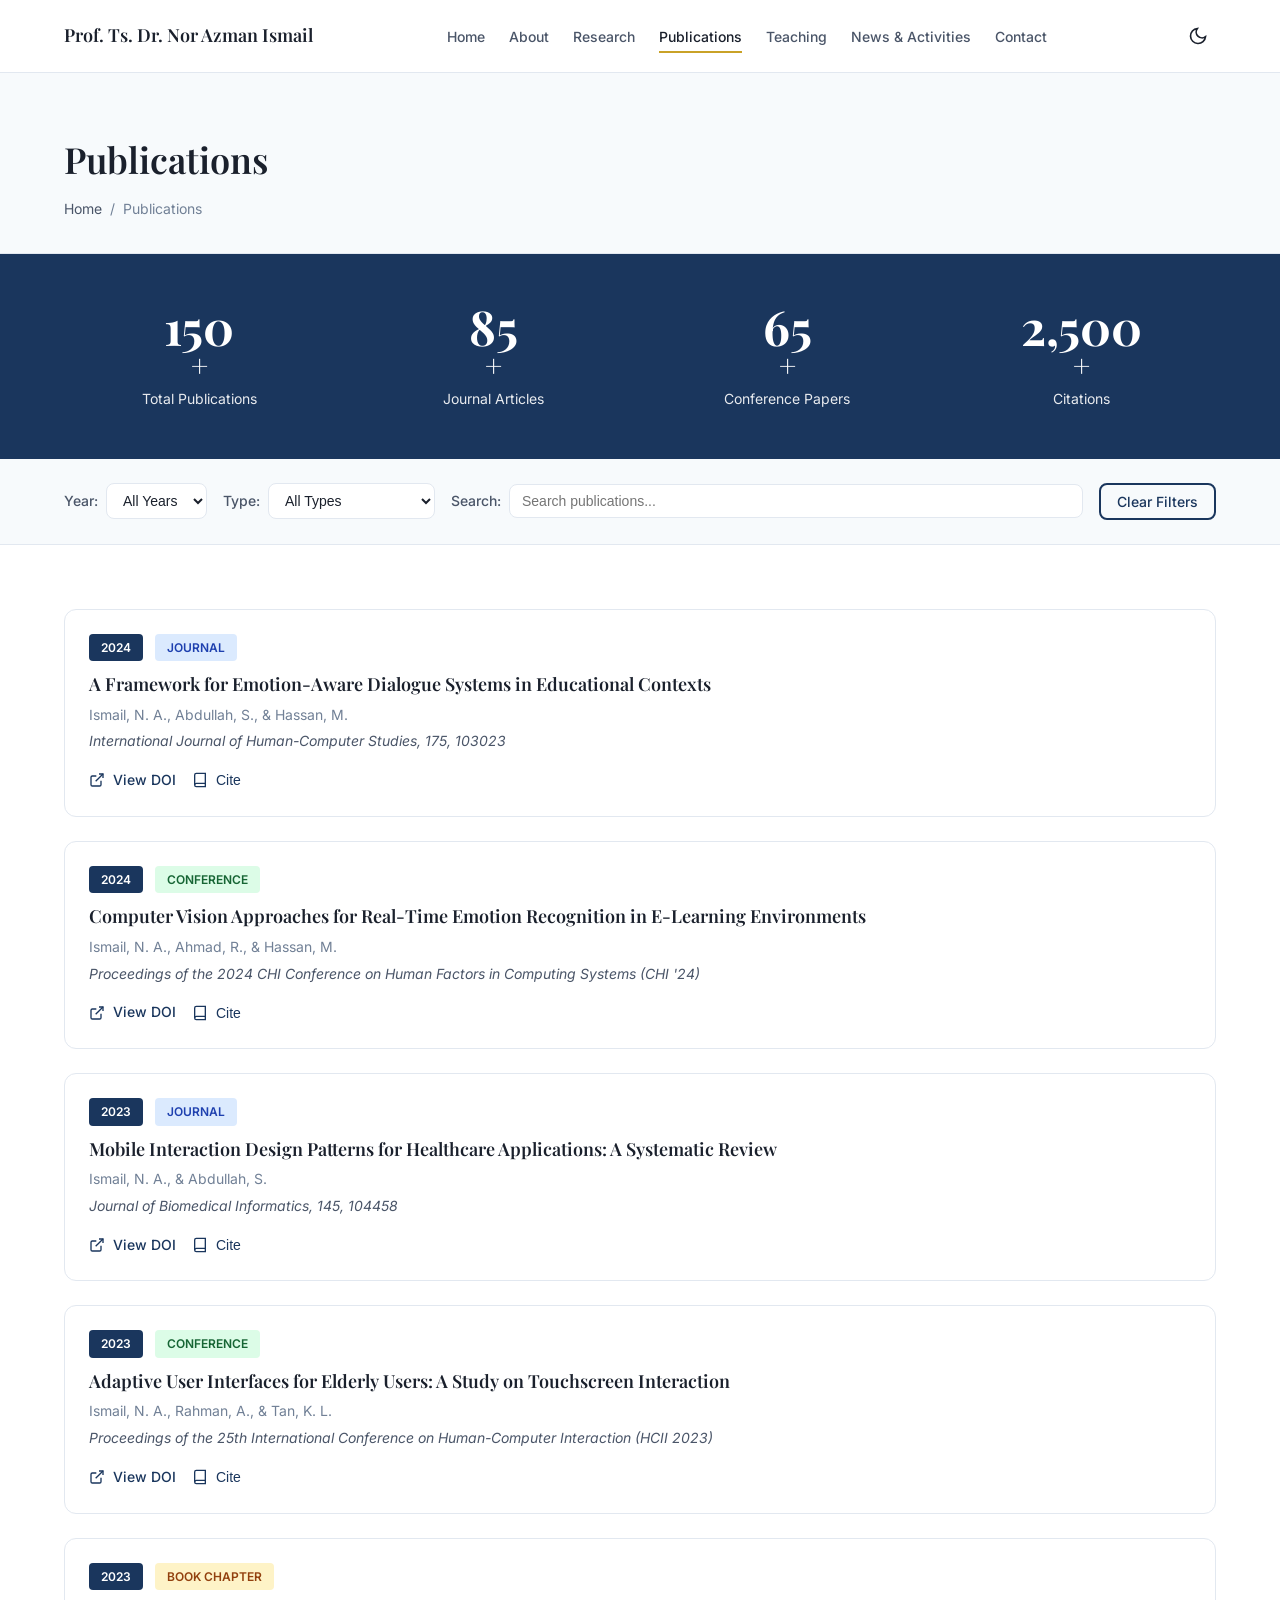
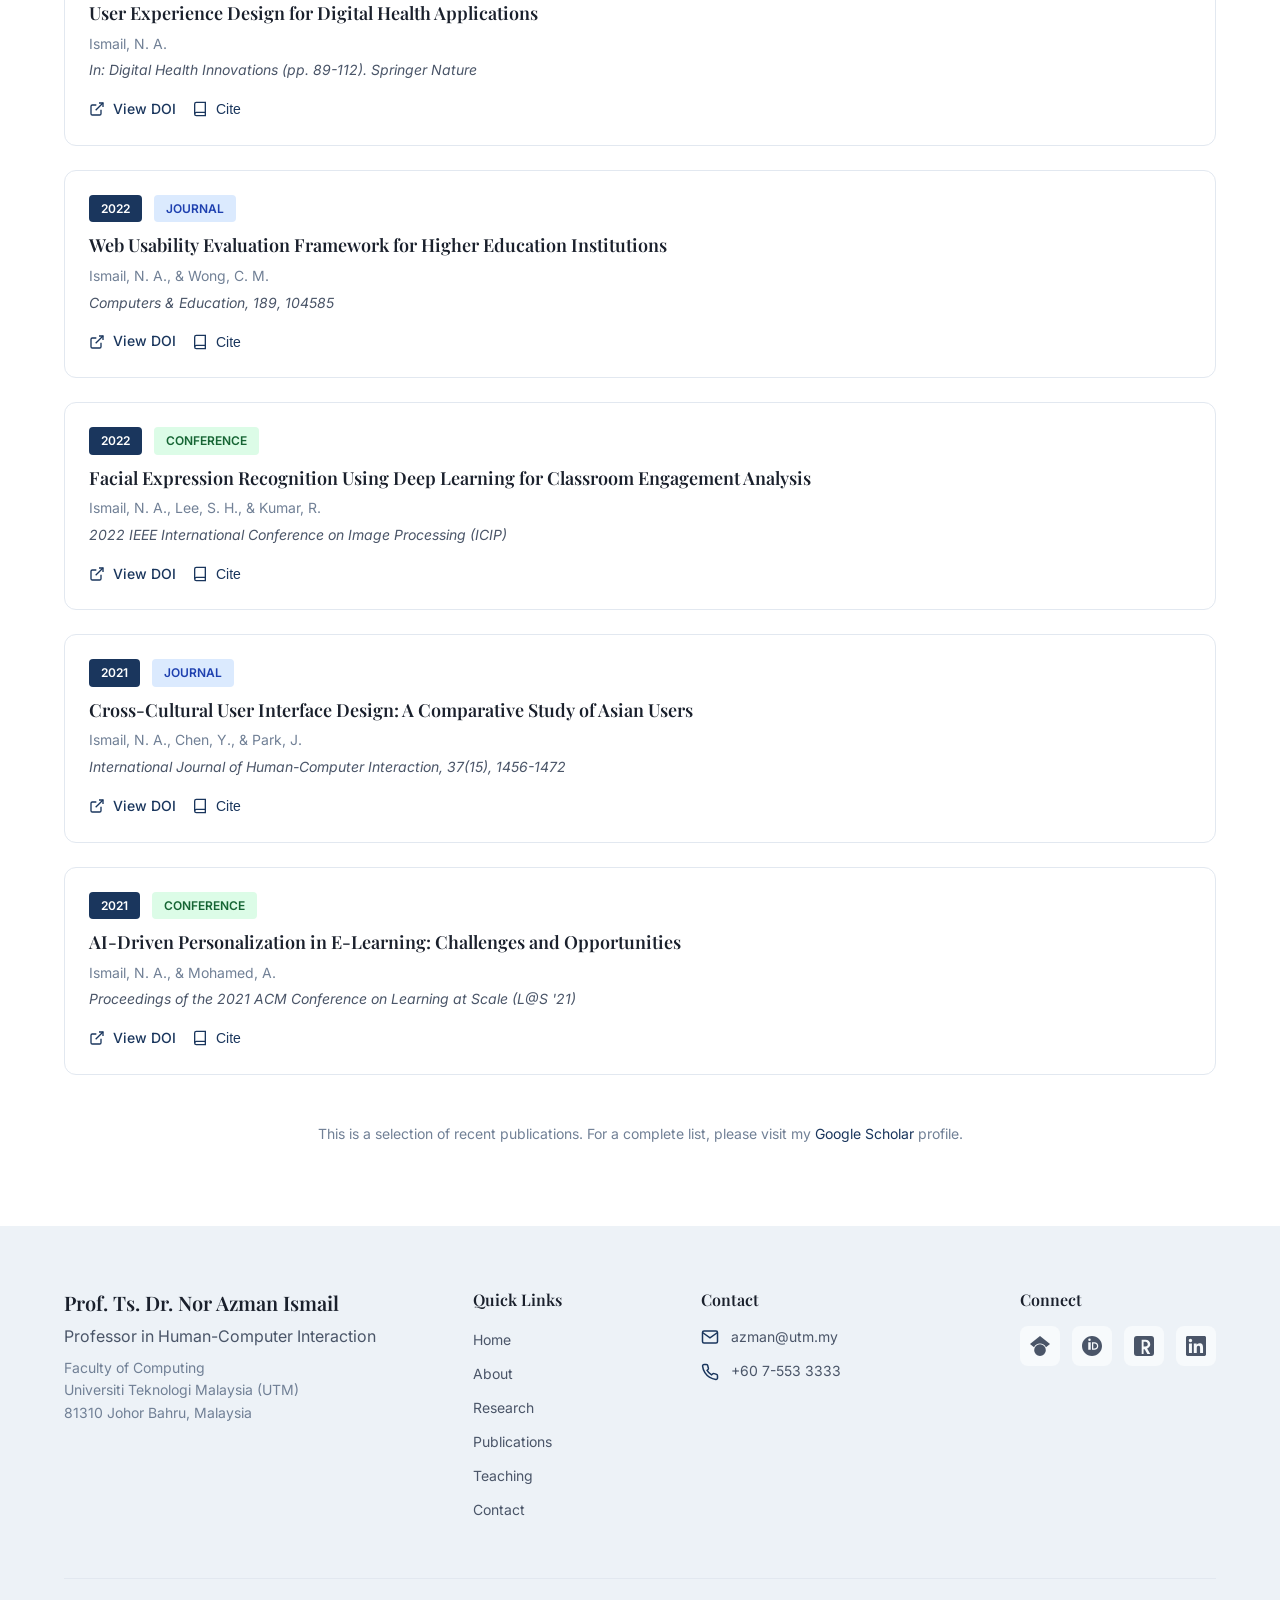
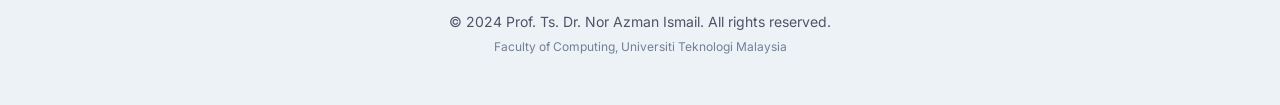
<file: ASSIGNMENT2 & 3 UPDATED/publications.html>
<!DOCTYPE html>
<html lang="en">
<head>
    <meta charset="UTF-8">
    <meta name="viewport" content="width=device-width, initial-scale=1.0">
    <meta http-equiv="X-UA-Compatible" content="IE=edge">
    
    <title>Publications | Prof. Ts. Dr. Nor Azman Ismail | UTM</title>
    <meta name="title" content="Publications | Prof. Ts. Dr. Nor Azman Ismail | UTM">
    <meta name="description" content="Browse publications by Prof. Ts. Dr. Nor Azman Ismail in Human-Computer Interaction, Computer Vision, and AI. Filter by year and publication type.">
    <meta name="keywords" content="HCI publications, Computer Vision papers, AI research, journal articles, conference papers">
    <meta name="author" content="Prof. Ts. Dr. Nor Azman Ismail">
    <meta name="robots" content="index, follow">
    
    <link rel="canonical" href="https://people.utm.my/norazmanismail/publications.html">
    
    <meta property="og:type" content="website">
    <meta property="og:url" content="https://people.utm.my/norazmanismail/publications.html">
    <meta property="og:title" content="Publications | Prof. Ts. Dr. Nor Azman Ismail">
    <meta property="og:description" content="Research publications in HCI, Computer Vision, and AI.">
    
    <link rel="preconnect" href="https://fonts.googleapis.com">
    <link rel="preconnect" href="https://fonts.gstatic.com" crossorigin>
    <link href="https://fonts.googleapis.com/css2?family=Inter:wght@300;400;500;600;700&family=Playfair+Display:wght@400;500;600;700&display=swap" rel="stylesheet">
    
    <link rel="stylesheet" href="css/styles.css">
</head>
<body>
    <a href="#main-content" class="skip-link">Skip to main content</a>
    
    <header class="header" role="banner">
        <div class="container">
            <div class="header__inner">
                <a href="index.html" class="logo" aria-label="Home">
                    <span class="logo__name">Prof. Ts. Dr. Nor Azman Ismail</span>
                </a>
                
                <nav class="nav" role="navigation" aria-label="Main navigation">
                    <button class="nav__toggle" aria-expanded="false" aria-controls="nav-menu" aria-label="Toggle navigation menu">
                        <span class="nav__toggle-bar"></span>
                        <span class="nav__toggle-bar"></span>
                        <span class="nav__toggle-bar"></span>
                    </button>
                    
                    <ul class="nav__menu" id="nav-menu" role="menubar">
                        <li class="nav__item" role="none"><a href="index.html" class="nav__link" role="menuitem">Home</a></li>
                        <li class="nav__item" role="none"><a href="about.html" class="nav__link" role="menuitem">About</a></li>
                        <li class="nav__item" role="none"><a href="research.html" class="nav__link" role="menuitem">Research</a></li>
                        <li class="nav__item" role="none"><a href="publications.html" class="nav__link nav__link--active" role="menuitem" aria-current="page">Publications</a></li>
                        <li class="nav__item" role="none"><a href="teaching.html" class="nav__link" role="menuitem">Teaching</a></li>
                        <li class="nav__item" role="none"><a href="news.html" class="nav__link" role="menuitem">News & Activities</a></li>
                        <li class="nav__item" role="none"><a href="contact.html" class="nav__link" role="menuitem">Contact</a></li>
                    </ul>
                </nav>
                
                <button class="theme-toggle" aria-label="Toggle dark mode" aria-pressed="false">
                    <svg class="theme-toggle__icon theme-toggle__icon--sun" viewBox="0 0 24 24" fill="none" stroke="currentColor" stroke-width="2" aria-hidden="true">
                        <circle cx="12" cy="12" r="5"></circle>
                        <line x1="12" y1="1" x2="12" y2="3"></line>
                        <line x1="12" y1="21" x2="12" y2="23"></line>
                        <line x1="4.22" y1="4.22" x2="5.64" y2="5.64"></line>
                        <line x1="18.36" y1="18.36" x2="19.78" y2="19.78"></line>
                        <line x1="1" y1="12" x2="3" y2="12"></line>
                        <line x1="21" y1="12" x2="23" y2="12"></line>
                        <line x1="4.22" y1="19.78" x2="5.64" y2="18.36"></line>
                        <line x1="18.36" y1="5.64" x2="19.78" y2="4.22"></line>
                    </svg>
                    <svg class="theme-toggle__icon theme-toggle__icon--moon" viewBox="0 0 24 24" fill="none" stroke="currentColor" stroke-width="2" aria-hidden="true">
                        <path d="M21 12.79A9 9 0 1 1 11.21 3 7 7 0 0 0 21 12.79z"></path>
                    </svg>
                </button>
            </div>
        </div>
    </header>
    
    <main id="main-content" role="main">
        <section class="page-header" aria-labelledby="page-title">
            <div class="container">
                <h1 id="page-title" class="page-header__title">Publications</h1>
                <nav aria-label="Breadcrumb">
                    <ol class="breadcrumb">
                        <li class="breadcrumb__item"><a href="index.html">Home</a></li>
                        <li class="breadcrumb__item breadcrumb__item--current" aria-current="page">Publications</li>
                    </ol>
                </nav>
            </div>
        </section>
        
        <!-- Publications Stats -->
        <section class="pub-stats" aria-labelledby="pub-stats-title">
            <div class="container">
                <h2 id="pub-stats-title" class="visually-hidden">Publication Statistics</h2>
                <div class="stats__grid stats__grid--compact">
                    <div class="stat__item">
                        <span class="stat__number">150</span>
                        <span class="stat__suffix">+</span>
                        <span class="stat__label">Total Publications</span>
                    </div>
                    <div class="stat__item">
                        <span class="stat__number">85</span>
                        <span class="stat__suffix">+</span>
                        <span class="stat__label">Journal Articles</span>
                    </div>
                    <div class="stat__item">
                        <span class="stat__number">65</span>
                        <span class="stat__suffix">+</span>
                        <span class="stat__label">Conference Papers</span>
                    </div>
                    <div class="stat__item">
                        <span class="stat__number">2,500</span>
                        <span class="stat__suffix">+</span>
                        <span class="stat__label">Citations</span>
                    </div>
                </div>
            </div>
        </section>
        
        <!-- Filter Controls -->
        <section class="pub-filters" aria-labelledby="filters-title">
            <div class="container">
                <h2 id="filters-title" class="visually-hidden">Publication Filters</h2>
                <div class="filters">
                    <div class="filter-group">
                        <label for="filter-year" class="filter-label">Year:</label>
                        <select id="filter-year" class="filter-select" aria-label="Filter by year">
                            <option value="all">All Years</option>
                            <option value="2024">2024</option>
                            <option value="2023">2023</option>
                            <option value="2022">2022</option>
                            <option value="2021">2021</option>
                            <option value="2020">2020</option>
                            <option value="earlier">Earlier</option>
                        </select>
                    </div>
                    
                    <div class="filter-group">
                        <label for="filter-type" class="filter-label">Type:</label>
                        <select id="filter-type" class="filter-select" aria-label="Filter by publication type">
                            <option value="all">All Types</option>
                            <option value="journal">Journal Articles</option>
                            <option value="conference">Conference Papers</option>
                            <option value="book">Book Chapters</option>
                        </select>
                    </div>
                    
                    <div class="filter-group filter-group--search">
                        <label for="filter-search" class="filter-label">Search:</label>
                        <input type="search" id="filter-search" class="filter-input" placeholder="Search publications..." aria-label="Search publications">
                    </div>
                    
                    <button id="clear-filters" class="btn btn--small btn--outline">Clear Filters</button>
                </div>
            </div>
        </section>
        
        <!-- Publications List -->
        <section class="publications-list" aria-labelledby="pub-list-title">
            <div class="container">
                <h2 id="pub-list-title" class="visually-hidden">Publications List</h2>
                
                <div id="publications-container" class="publications-container">
                    <!-- 2024 Publications -->
                    <article class="publication" data-year="2024" data-type="journal">
                        <div class="publication__header">
                            <span class="publication__year">2024</span>
                            <span class="publication__type publication__type--journal">Journal</span>
                        </div>
                        <h3 class="publication__title">A Framework for Emotion-Aware Dialogue Systems in Educational Contexts</h3>
                        <p class="publication__authors">Ismail, N. A., Abdullah, S., & Hassan, M.</p>
                        <p class="publication__venue">International Journal of Human-Computer Studies, 175, 103023</p>
                        <div class="publication__actions">
                            <a href="#" class="publication__link" target="_blank" rel="noopener noreferrer">
                                <svg viewBox="0 0 24 24" fill="none" stroke="currentColor" stroke-width="2" aria-hidden="true">
                                    <path d="M18 13v6a2 2 0 0 1-2 2H5a2 2 0 0 1-2-2V8a2 2 0 0 1 2-2h6"></path>
                                    <polyline points="15,3 21,3 21,9"></polyline>
                                    <line x1="10" y1="14" x2="21" y2="3"></line>
                                </svg>
                                View DOI
                            </a>
                            <button class="publication__cite-btn" aria-expanded="false" aria-controls="cite-1">
                                <svg viewBox="0 0 24 24" fill="none" stroke="currentColor" stroke-width="2" aria-hidden="true">
                                    <path d="M4 19.5A2.5 2.5 0 0 1 6.5 17H20"></path>
                                    <path d="M6.5 2H20v20H6.5A2.5 2.5 0 0 1 4 19.5v-15A2.5 2.5 0 0 1 6.5 2z"></path>
                                </svg>
                                Cite
                            </button>
                        </div>
                        <div id="cite-1" class="publication__citation" hidden>
                            <pre>Ismail, N. A., Abdullah, S., & Hassan, M. (2024). A Framework for Emotion-Aware Dialogue Systems in Educational Contexts. International Journal of Human-Computer Studies, 175, 103023.</pre>
                        </div>
                    </article>
                    
                    <article class="publication" data-year="2024" data-type="conference">
                        <div class="publication__header">
                            <span class="publication__year">2024</span>
                            <span class="publication__type publication__type--conference">Conference</span>
                        </div>
                        <h3 class="publication__title">Computer Vision Approaches for Real-Time Emotion Recognition in E-Learning Environments</h3>
                        <p class="publication__authors">Ismail, N. A., Ahmad, R., & Hassan, M.</p>
                        <p class="publication__venue">Proceedings of the 2024 CHI Conference on Human Factors in Computing Systems (CHI '24)</p>
                        <div class="publication__actions">
                            <a href="#" class="publication__link" target="_blank" rel="noopener noreferrer">
                                <svg viewBox="0 0 24 24" fill="none" stroke="currentColor" stroke-width="2" aria-hidden="true">
                                    <path d="M18 13v6a2 2 0 0 1-2 2H5a2 2 0 0 1-2-2V8a2 2 0 0 1 2-2h6"></path>
                                    <polyline points="15,3 21,3 21,9"></polyline>
                                    <line x1="10" y1="14" x2="21" y2="3"></line>
                                </svg>
                                View DOI
                            </a>
                            <button class="publication__cite-btn" aria-expanded="false" aria-controls="cite-2">
                                <svg viewBox="0 0 24 24" fill="none" stroke="currentColor" stroke-width="2" aria-hidden="true">
                                    <path d="M4 19.5A2.5 2.5 0 0 1 6.5 17H20"></path>
                                    <path d="M6.5 2H20v20H6.5A2.5 2.5 0 0 1 4 19.5v-15A2.5 2.5 0 0 1 6.5 2z"></path>
                                </svg>
                                Cite
                            </button>
                        </div>
                        <div id="cite-2" class="publication__citation" hidden>
                            <pre>Ismail, N. A., Ahmad, R., & Hassan, M. (2024). Computer Vision Approaches for Real-Time Emotion Recognition in E-Learning Environments. In Proceedings of the 2024 CHI Conference on Human Factors in Computing Systems (pp. 1-12). ACM.</pre>
                        </div>
                    </article>
                    
                    <!-- 2023 Publications -->
                    <article class="publication" data-year="2023" data-type="journal">
                        <div class="publication__header">
                            <span class="publication__year">2023</span>
                            <span class="publication__type publication__type--journal">Journal</span>
                        </div>
                        <h3 class="publication__title">Mobile Interaction Design Patterns for Healthcare Applications: A Systematic Review</h3>
                        <p class="publication__authors">Ismail, N. A., & Abdullah, S.</p>
                        <p class="publication__venue">Journal of Biomedical Informatics, 145, 104458</p>
                        <div class="publication__actions">
                            <a href="#" class="publication__link" target="_blank" rel="noopener noreferrer">
                                <svg viewBox="0 0 24 24" fill="none" stroke="currentColor" stroke-width="2" aria-hidden="true">
                                    <path d="M18 13v6a2 2 0 0 1-2 2H5a2 2 0 0 1-2-2V8a2 2 0 0 1 2-2h6"></path>
                                    <polyline points="15,3 21,3 21,9"></polyline>
                                    <line x1="10" y1="14" x2="21" y2="3"></line>
                                </svg>
                                View DOI
                            </a>
                            <button class="publication__cite-btn" aria-expanded="false" aria-controls="cite-3">
                                <svg viewBox="0 0 24 24" fill="none" stroke="currentColor" stroke-width="2" aria-hidden="true">
                                    <path d="M4 19.5A2.5 2.5 0 0 1 6.5 17H20"></path>
                                    <path d="M6.5 2H20v20H6.5A2.5 2.5 0 0 1 4 19.5v-15A2.5 2.5 0 0 1 6.5 2z"></path>
                                </svg>
                                Cite
                            </button>
                        </div>
                        <div id="cite-3" class="publication__citation" hidden>
                            <pre>Ismail, N. A., & Abdullah, S. (2023). Mobile Interaction Design Patterns for Healthcare Applications: A Systematic Review. Journal of Biomedical Informatics, 145, 104458.</pre>
                        </div>
                    </article>
                    
                    <article class="publication" data-year="2023" data-type="conference">
                        <div class="publication__header">
                            <span class="publication__year">2023</span>
                            <span class="publication__type publication__type--conference">Conference</span>
                        </div>
                        <h3 class="publication__title">Adaptive User Interfaces for Elderly Users: A Study on Touchscreen Interaction</h3>
                        <p class="publication__authors">Ismail, N. A., Rahman, A., & Tan, K. L.</p>
                        <p class="publication__venue">Proceedings of the 25th International Conference on Human-Computer Interaction (HCII 2023)</p>
                        <div class="publication__actions">
                            <a href="#" class="publication__link" target="_blank" rel="noopener noreferrer">
                                <svg viewBox="0 0 24 24" fill="none" stroke="currentColor" stroke-width="2" aria-hidden="true">
                                    <path d="M18 13v6a2 2 0 0 1-2 2H5a2 2 0 0 1-2-2V8a2 2 0 0 1 2-2h6"></path>
                                    <polyline points="15,3 21,3 21,9"></polyline>
                                    <line x1="10" y1="14" x2="21" y2="3"></line>
                                </svg>
                                View DOI
                            </a>
                            <button class="publication__cite-btn" aria-expanded="false" aria-controls="cite-4">
                                <svg viewBox="0 0 24 24" fill="none" stroke="currentColor" stroke-width="2" aria-hidden="true">
                                    <path d="M4 19.5A2.5 2.5 0 0 1 6.5 17H20"></path>
                                    <path d="M6.5 2H20v20H6.5A2.5 2.5 0 0 1 4 19.5v-15A2.5 2.5 0 0 1 6.5 2z"></path>
                                </svg>
                                Cite
                            </button>
                        </div>
                        <div id="cite-4" class="publication__citation" hidden>
                            <pre>Ismail, N. A., Rahman, A., & Tan, K. L. (2023). Adaptive User Interfaces for Elderly Users: A Study on Touchscreen Interaction. In Proceedings of the 25th International Conference on Human-Computer Interaction (pp. 234-248). Springer.</pre>
                        </div>
                    </article>
                    
                    <article class="publication" data-year="2023" data-type="book">
                        <div class="publication__header">
                            <span class="publication__year">2023</span>
                            <span class="publication__type publication__type--book">Book Chapter</span>
                        </div>
                        <h3 class="publication__title">User Experience Design for Digital Health Applications</h3>
                        <p class="publication__authors">Ismail, N. A.</p>
                        <p class="publication__venue">In: Digital Health Innovations (pp. 89-112). Springer Nature</p>
                        <div class="publication__actions">
                            <a href="#" class="publication__link" target="_blank" rel="noopener noreferrer">
                                <svg viewBox="0 0 24 24" fill="none" stroke="currentColor" stroke-width="2" aria-hidden="true">
                                    <path d="M18 13v6a2 2 0 0 1-2 2H5a2 2 0 0 1-2-2V8a2 2 0 0 1 2-2h6"></path>
                                    <polyline points="15,3 21,3 21,9"></polyline>
                                    <line x1="10" y1="14" x2="21" y2="3"></line>
                                </svg>
                                View DOI
                            </a>
                            <button class="publication__cite-btn" aria-expanded="false" aria-controls="cite-5">
                                <svg viewBox="0 0 24 24" fill="none" stroke="currentColor" stroke-width="2" aria-hidden="true">
                                    <path d="M4 19.5A2.5 2.5 0 0 1 6.5 17H20"></path>
                                    <path d="M6.5 2H20v20H6.5A2.5 2.5 0 0 1 4 19.5v-15A2.5 2.5 0 0 1 6.5 2z"></path>
                                </svg>
                                Cite
                            </button>
                        </div>
                        <div id="cite-5" class="publication__citation" hidden>
                            <pre>Ismail, N. A. (2023). User Experience Design for Digital Health Applications. In A. Smith & B. Johnson (Eds.), Digital Health Innovations (pp. 89-112). Springer Nature.</pre>
                        </div>
                    </article>
                    
                    <!-- 2022 Publications -->
                    <article class="publication" data-year="2022" data-type="journal">
                        <div class="publication__header">
                            <span class="publication__year">2022</span>
                            <span class="publication__type publication__type--journal">Journal</span>
                        </div>
                        <h3 class="publication__title">Web Usability Evaluation Framework for Higher Education Institutions</h3>
                        <p class="publication__authors">Ismail, N. A., & Wong, C. M.</p>
                        <p class="publication__venue">Computers & Education, 189, 104585</p>
                        <div class="publication__actions">
                            <a href="#" class="publication__link" target="_blank" rel="noopener noreferrer">
                                <svg viewBox="0 0 24 24" fill="none" stroke="currentColor" stroke-width="2" aria-hidden="true">
                                    <path d="M18 13v6a2 2 0 0 1-2 2H5a2 2 0 0 1-2-2V8a2 2 0 0 1 2-2h6"></path>
                                    <polyline points="15,3 21,3 21,9"></polyline>
                                    <line x1="10" y1="14" x2="21" y2="3"></line>
                                </svg>
                                View DOI
                            </a>
                            <button class="publication__cite-btn" aria-expanded="false" aria-controls="cite-6">
                                <svg viewBox="0 0 24 24" fill="none" stroke="currentColor" stroke-width="2" aria-hidden="true">
                                    <path d="M4 19.5A2.5 2.5 0 0 1 6.5 17H20"></path>
                                    <path d="M6.5 2H20v20H6.5A2.5 2.5 0 0 1 4 19.5v-15A2.5 2.5 0 0 1 6.5 2z"></path>
                                </svg>
                                Cite
                            </button>
                        </div>
                        <div id="cite-6" class="publication__citation" hidden>
                            <pre>Ismail, N. A., & Wong, C. M. (2022). Web Usability Evaluation Framework for Higher Education Institutions. Computers & Education, 189, 104585.</pre>
                        </div>
                    </article>
                    
                    <article class="publication" data-year="2022" data-type="conference">
                        <div class="publication__header">
                            <span class="publication__year">2022</span>
                            <span class="publication__type publication__type--conference">Conference</span>
                        </div>
                        <h3 class="publication__title">Facial Expression Recognition Using Deep Learning for Classroom Engagement Analysis</h3>
                        <p class="publication__authors">Ismail, N. A., Lee, S. H., & Kumar, R.</p>
                        <p class="publication__venue">2022 IEEE International Conference on Image Processing (ICIP)</p>
                        <div class="publication__actions">
                            <a href="#" class="publication__link" target="_blank" rel="noopener noreferrer">
                                <svg viewBox="0 0 24 24" fill="none" stroke="currentColor" stroke-width="2" aria-hidden="true">
                                    <path d="M18 13v6a2 2 0 0 1-2 2H5a2 2 0 0 1-2-2V8a2 2 0 0 1 2-2h6"></path>
                                    <polyline points="15,3 21,3 21,9"></polyline>
                                    <line x1="10" y1="14" x2="21" y2="3"></line>
                                </svg>
                                View DOI
                            </a>
                            <button class="publication__cite-btn" aria-expanded="false" aria-controls="cite-7">
                                <svg viewBox="0 0 24 24" fill="none" stroke="currentColor" stroke-width="2" aria-hidden="true">
                                    <path d="M4 19.5A2.5 2.5 0 0 1 6.5 17H20"></path>
                                    <path d="M6.5 2H20v20H6.5A2.5 2.5 0 0 1 4 19.5v-15A2.5 2.5 0 0 1 6.5 2z"></path>
                                </svg>
                                Cite
                            </button>
                        </div>
                        <div id="cite-7" class="publication__citation" hidden>
                            <pre>Ismail, N. A., Lee, S. H., & Kumar, R. (2022). Facial Expression Recognition Using Deep Learning for Classroom Engagement Analysis. In 2022 IEEE International Conference on Image Processing (pp. 1234-1238). IEEE.</pre>
                        </div>
                    </article>
                    
                    <!-- 2021 Publications -->
                    <article class="publication" data-year="2021" data-type="journal">
                        <div class="publication__header">
                            <span class="publication__year">2021</span>
                            <span class="publication__type publication__type--journal">Journal</span>
                        </div>
                        <h3 class="publication__title">Cross-Cultural User Interface Design: A Comparative Study of Asian Users</h3>
                        <p class="publication__authors">Ismail, N. A., Chen, Y., & Park, J.</p>
                        <p class="publication__venue">International Journal of Human-Computer Interaction, 37(15), 1456-1472</p>
                        <div class="publication__actions">
                            <a href="#" class="publication__link" target="_blank" rel="noopener noreferrer">
                                <svg viewBox="0 0 24 24" fill="none" stroke="currentColor" stroke-width="2" aria-hidden="true">
                                    <path d="M18 13v6a2 2 0 0 1-2 2H5a2 2 0 0 1-2-2V8a2 2 0 0 1 2-2h6"></path>
                                    <polyline points="15,3 21,3 21,9"></polyline>
                                    <line x1="10" y1="14" x2="21" y2="3"></line>
                                </svg>
                                View DOI
                            </a>
                            <button class="publication__cite-btn" aria-expanded="false" aria-controls="cite-8">
                                <svg viewBox="0 0 24 24" fill="none" stroke="currentColor" stroke-width="2" aria-hidden="true">
                                    <path d="M4 19.5A2.5 2.5 0 0 1 6.5 17H20"></path>
                                    <path d="M6.5 2H20v20H6.5A2.5 2.5 0 0 1 4 19.5v-15A2.5 2.5 0 0 1 6.5 2z"></path>
                                </svg>
                                Cite
                            </button>
                        </div>
                        <div id="cite-8" class="publication__citation" hidden>
                            <pre>Ismail, N. A., Chen, Y., & Park, J. (2021). Cross-Cultural User Interface Design: A Comparative Study of Asian Users. International Journal of Human-Computer Interaction, 37(15), 1456-1472.</pre>
                        </div>
                    </article>
                    
                    <article class="publication" data-year="2021" data-type="conference">
                        <div class="publication__header">
                            <span class="publication__year">2021</span>
                            <span class="publication__type publication__type--conference">Conference</span>
                        </div>
                        <h3 class="publication__title">AI-Driven Personalization in E-Learning: Challenges and Opportunities</h3>
                        <p class="publication__authors">Ismail, N. A., & Mohamed, A.</p>
                        <p class="publication__venue">Proceedings of the 2021 ACM Conference on Learning at Scale (L@S '21)</p>
                        <div class="publication__actions">
                            <a href="#" class="publication__link" target="_blank" rel="noopener noreferrer">
                                <svg viewBox="0 0 24 24" fill="none" stroke="currentColor" stroke-width="2" aria-hidden="true">
                                    <path d="M18 13v6a2 2 0 0 1-2 2H5a2 2 0 0 1-2-2V8a2 2 0 0 1 2-2h6"></path>
                                    <polyline points="15,3 21,3 21,9"></polyline>
                                    <line x1="10" y1="14" x2="21" y2="3"></line>
                                </svg>
                                View DOI
                            </a>
                            <button class="publication__cite-btn" aria-expanded="false" aria-controls="cite-9">
                                <svg viewBox="0 0 24 24" fill="none" stroke="currentColor" stroke-width="2" aria-hidden="true">
                                    <path d="M4 19.5A2.5 2.5 0 0 1 6.5 17H20"></path>
                                    <path d="M6.5 2H20v20H6.5A2.5 2.5 0 0 1 4 19.5v-15A2.5 2.5 0 0 1 6.5 2z"></path>
                                </svg>
                                Cite
                            </button>
                        </div>
                        <div id="cite-9" class="publication__citation" hidden>
                            <pre>Ismail, N. A., & Mohamed, A. (2021). AI-Driven Personalization in E-Learning: Challenges and Opportunities. In Proceedings of the 2021 ACM Conference on Learning at Scale (pp. 45-52). ACM.</pre>
                        </div>
                    </article>
                </div>
                
                <div id="no-results" class="no-results" hidden>
                    <p>No publications found matching your criteria.</p>
                </div>
                
                <div class="section__footer">
                    <p class="publications-note">This is a selection of recent publications. For a complete list, please visit my <a href="https://scholar.google.com" target="_blank" rel="noopener noreferrer">Google Scholar</a> profile.</p>
                </div>
            </div>
        </section>
    </main>
    
    <!-- Footer -->
    <footer class="footer" role="contentinfo">
        <div class="container">
            <div class="footer__grid">
                <div class="footer__info">
                    <h3 class="footer__name">Prof. Ts. Dr. Nor Azman Ismail</h3>
                    <p class="footer__title">Professor in Human-Computer Interaction</p>
                    <p class="footer__affiliation">Faculty of Computing<br>Universiti Teknologi Malaysia (UTM)<br>81310 Johor Bahru, Malaysia</p>
                </div>
                
                <div class="footer__links">
                    <h4 class="footer__heading">Quick Links</h4>
                    <ul class="footer__menu">
                        <li><a href="index.html">Home</a></li>
                        <li><a href="about.html">About</a></li>
                        <li><a href="research.html">Research</a></li>
                        <li><a href="publications.html">Publications</a></li>
                        <li><a href="teaching.html">Teaching</a></li>
                        <li><a href="contact.html">Contact</a></li>
                    </ul>
                </div>
                
                <div class="footer__contact">
                    <h4 class="footer__heading">Contact</h4>
                    <ul class="footer__contact-list">
                        <li>
                            <svg viewBox="0 0 24 24" fill="none" stroke="currentColor" stroke-width="2" aria-hidden="true">
                                <path d="M4 4h16c1.1 0 2 .9 2 2v12c0 1.1-.9 2-2 2H4c-1.1 0-2-.9-2-2V6c0-1.1.9-2 2-2z"></path>
                                <polyline points="22,6 12,13 2,6"></polyline>
                            </svg>
                            <a href="mailto:azman@utm.my">azman@utm.my</a>
                        </li>
                        <li>
                            <svg viewBox="0 0 24 24" fill="none" stroke="currentColor" stroke-width="2" aria-hidden="true">
                                <path d="M22 16.92v3a2 2 0 0 1-2.18 2 19.79 19.79 0 0 1-8.63-3.07 19.5 19.5 0 0 1-6-6 19.79 19.79 0 0 1-3.07-8.67A2 2 0 0 1 4.11 2h3a2 2 0 0 1 2 1.72 12.84 12.84 0 0 0 .7 2.81 2 2 0 0 1-.45 2.11L8.09 9.91a16 16 0 0 0 6 6l1.27-1.27a2 2 0 0 1 2.11-.45 12.84 12.84 0 0 0 2.81.7A2 2 0 0 1 22 16.92z"></path>
                            </svg>
                            <a href="tel:+6075533333">+60 7-553 3333</a>
                        </li>
                    </ul>
                </div>
                
                <div class="footer__social">
                    <h4 class="footer__heading">Connect</h4>
                    <div class="footer__social-links">
                        <a href="https://scholar.google.com" target="_blank" rel="noopener noreferrer" aria-label="Google Scholar">
                            <svg viewBox="0 0 24 24" fill="currentColor" aria-hidden="true">
                                <path d="M12 24a7 7 0 1 1 0-14 7 7 0 0 1 0 14Zm0-24L0 9.5l4.838 3.94A8 8 0 0 1 12 9a8 8 0 0 1 7.162 4.44L24 9.5 12 0Z"/>
                            </svg>
                        </a>
                        <a href="https://orcid.org" target="_blank" rel="noopener noreferrer" aria-label="ORCID">
                            <svg viewBox="0 0 24 24" fill="currentColor" aria-hidden="true">
                                <path d="M12 0C5.372 0 0 5.372 0 12s5.372 12 12 12 12-5.372 12-12S18.628 0 12 0ZM7.5 7.5h3v9h-3v-9Zm1.5-1.5a1.5 1.5 0 1 1 0-3 1.5 1.5 0 0 1 0 3Zm6 1.5c2.5 0 4.5 2 4.5 4.5s-2 4.5-4.5 4.5h-3v-9h3Zm0 1.5h-1.5v6h1.5c1.75 0 3-1.25 3-3s-1.25-3-3-3Z"/>
                            </svg>
                        </a>
                        <a href="https://www.researchgate.net" target="_blank" rel="noopener noreferrer" aria-label="ResearchGate">
                            <svg viewBox="0 0 24 24" fill="currentColor" aria-hidden="true">
                                <path d="M3.5 0A3.5 3.5 0 0 0 0 3.5v17A3.5 3.5 0 0 0 3.5 24h17a3.5 3.5 0 0 0 3.5-3.5v-17A3.5 3.5 0 0 0 20.5 0h-17Zm5.73 4.5h4.54c3.36 0 5.73 2.37 5.73 5.5 0 2.33-1.5 4.23-3.73 5.03l3.73 6.47h-3.47l-3.23-5.73h-1.3v5.73H9.23V4.5Zm2.27 2.5v5.5h2.27c1.53 0 2.73-1.2 2.73-2.75 0-1.55-1.2-2.75-2.73-2.75H11.5Z"/>
                            </svg>
                        </a>
                        <a href="https://www.linkedin.com" target="_blank" rel="noopener noreferrer" aria-label="LinkedIn">
                            <svg viewBox="0 0 24 24" fill="currentColor" aria-hidden="true">
                                <path d="M20.447 20.452h-3.554v-5.569c0-1.328-.027-3.037-1.852-3.037-1.853 0-2.136 1.445-2.136 2.939v5.667H9.351V9h3.414v1.561h.046c.477-.9 1.637-1.85 3.37-1.85 3.601 0 4.267 2.37 4.267 5.455v6.286zM5.337 7.433c-1.144 0-2.063-.926-2.063-2.065 0-1.138.92-2.063 2.063-2.063 1.14 0 2.064.925 2.064 2.063 0 1.139-.925 2.065-2.064 2.065zm1.782 13.019H3.555V9h3.564v11.452zM22.225 0H1.771C.792 0 0 .774 0 1.729v20.542C0 23.227.792 24 1.771 24h20.451C23.2 24 24 23.227 24 22.271V1.729C24 .774 23.2 0 22.222 0h.003z"/>
                            </svg>
                        </a>
                    </div>
                </div>
            </div>
            
            <div class="footer__bottom">
                <p class="footer__copyright">&copy; 2024 Prof. Ts. Dr. Nor Azman Ismail. All rights reserved.</p>
                <p class="footer__credit">Faculty of Computing, Universiti Teknologi Malaysia</p>
            </div>
        </div>
    </footer>
    
    <script src="js/main.js"></script>
</body>
</html>
</file>
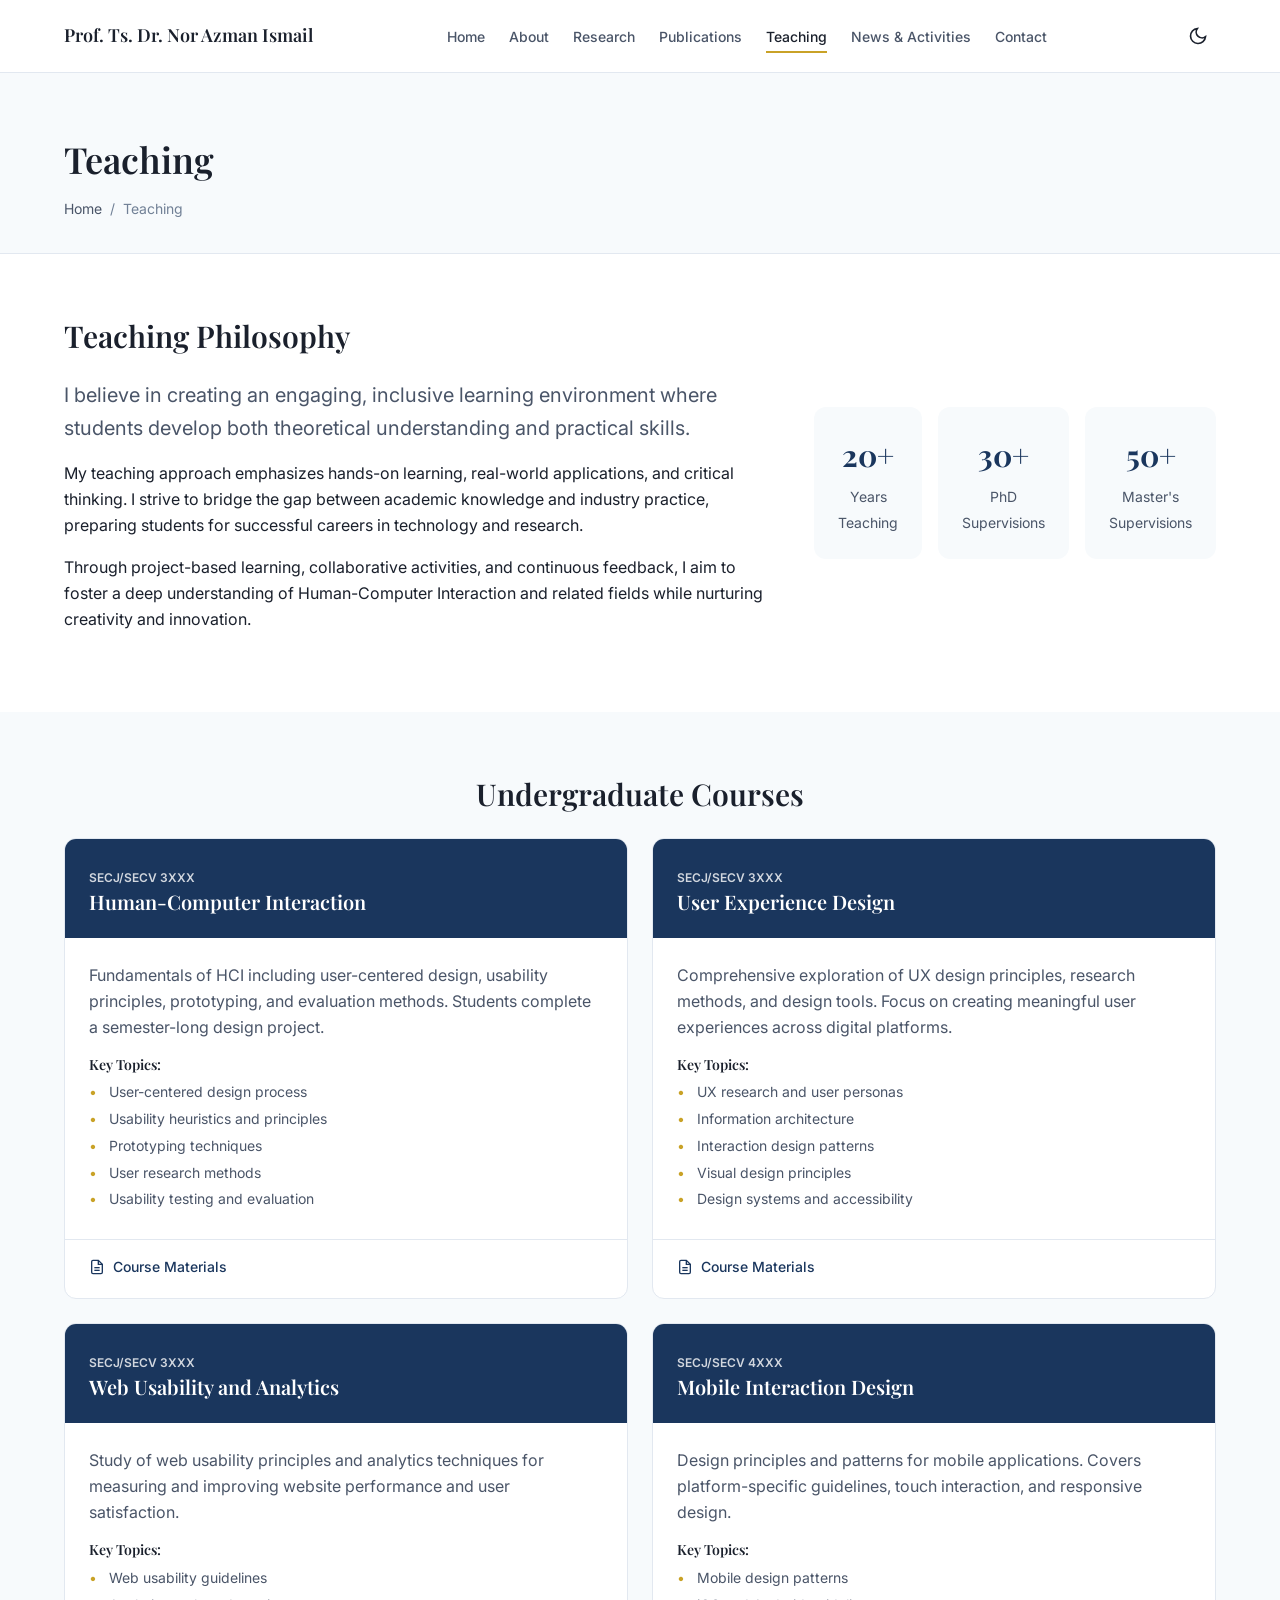
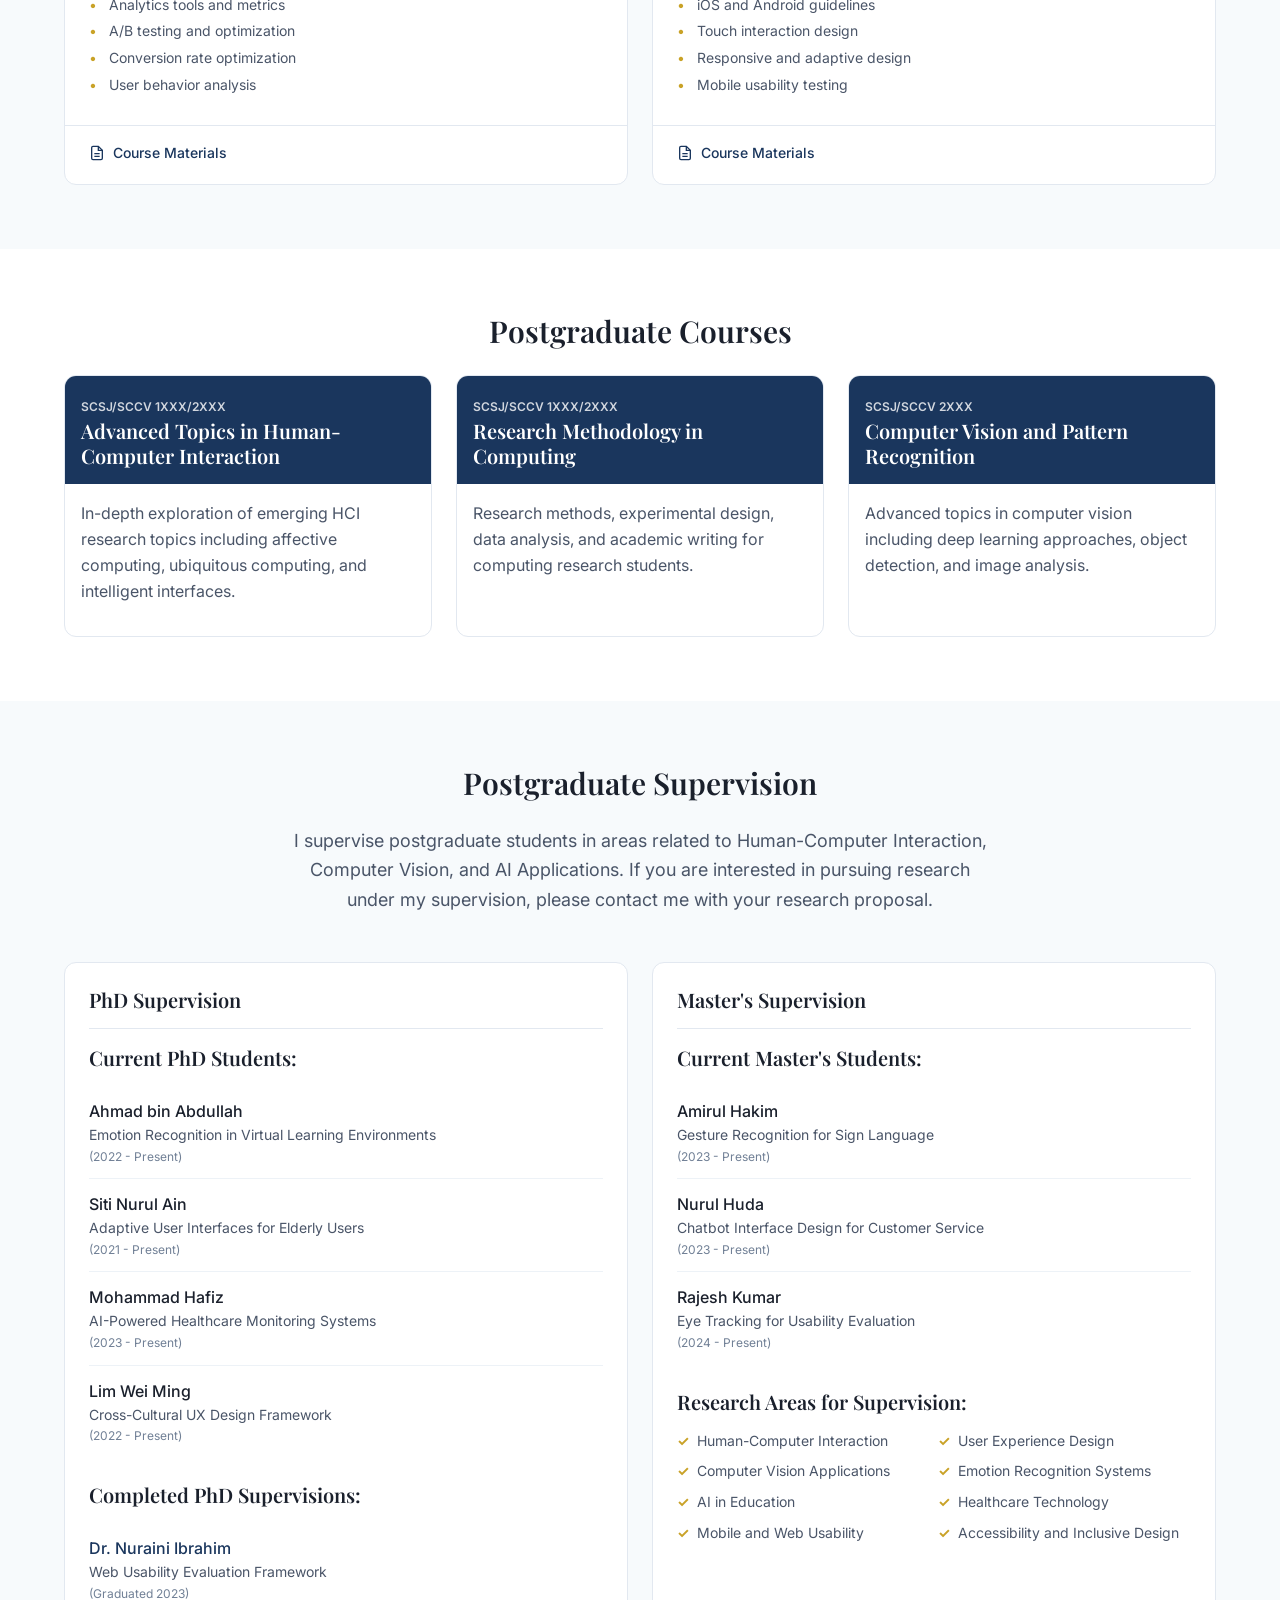
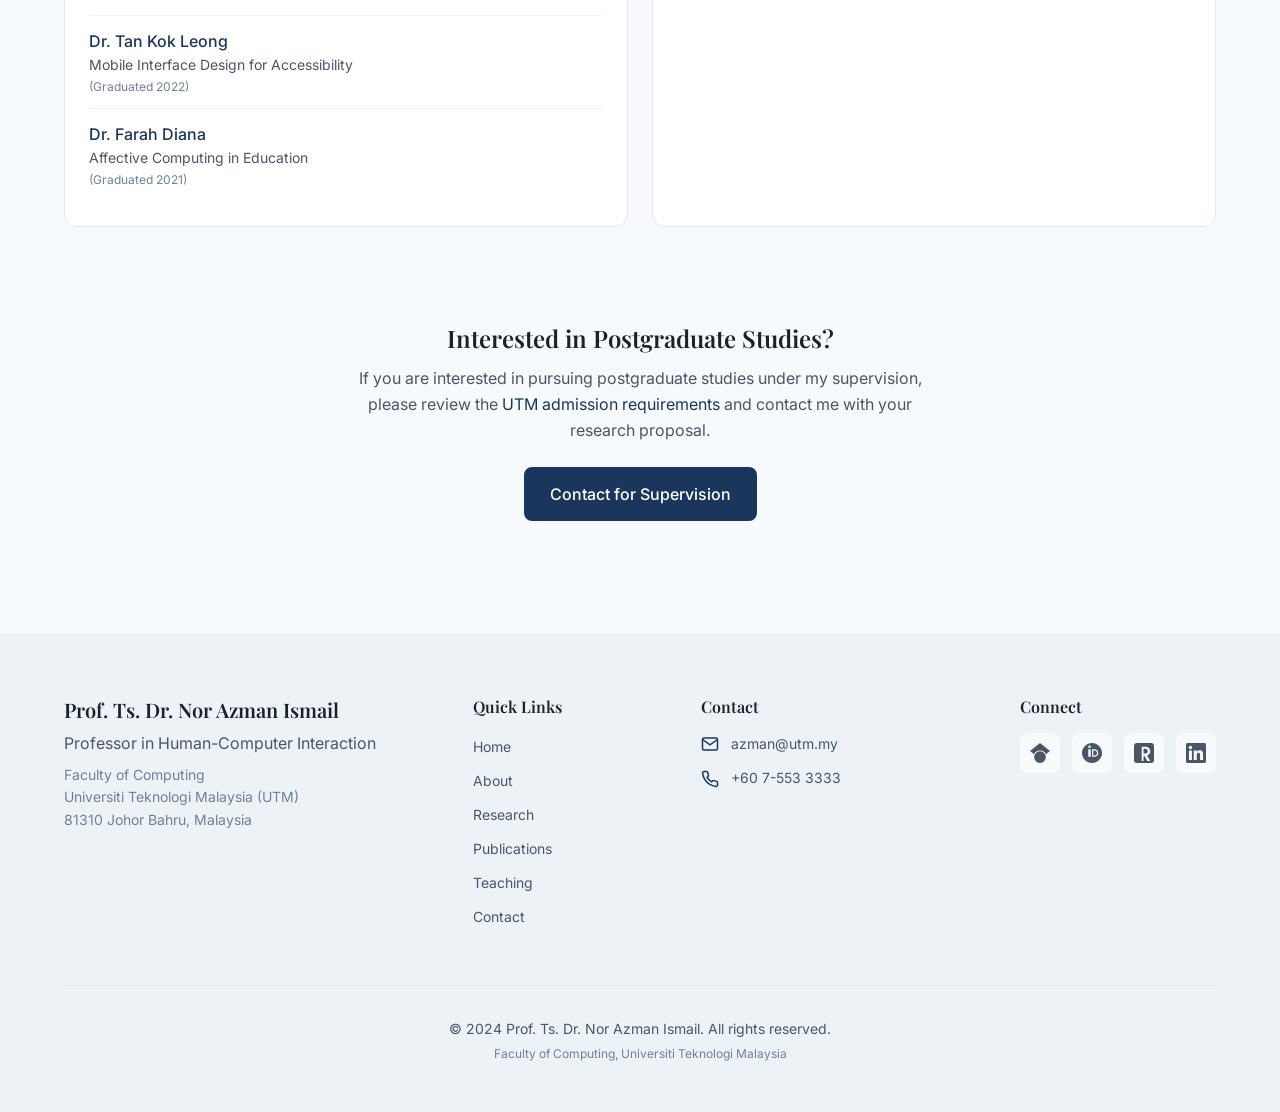
<file: ASSIGNMENT2 & 3 UPDATED/teaching.html>
<!DOCTYPE html>
<html lang="en">
<head>
    <meta charset="UTF-8">
    <meta name="viewport" content="width=device-width, initial-scale=1.0">
    <meta http-equiv="X-UA-Compatible" content="IE=edge">
    
    <title>Teaching | Prof. Ts. Dr. Nor Azman Ismail | UTM</title>
    <meta name="title" content="Teaching | Prof. Ts. Dr. Nor Azman Ismail | UTM">
    <meta name="description" content="Courses taught by Prof. Ts. Dr. Nor Azman Ismail at UTM, including HCI, User Experience Design, and postgraduate supervision.">
    <meta name="keywords" content="UTM courses, HCI teaching, UX design course, postgraduate supervision, academic teaching">
    <meta name="author" content="Prof. Ts. Dr. Nor Azman Ismail">
    <meta name="robots" content="index, follow">
    
    <link rel="canonical" href="https://people.utm.my/norazmanismail/teaching.html">
    
    <meta property="og:type" content="website">
    <meta property="og:url" content="https://people.utm.my/norazmanismail/teaching.html">
    <meta property="og:title" content="Teaching | Prof. Ts. Dr. Nor Azman Ismail">
    <meta property="og:description" content="Courses and postgraduate supervision at UTM.">
    
    <link rel="preconnect" href="https://fonts.googleapis.com">
    <link rel="preconnect" href="https://fonts.gstatic.com" crossorigin>
    <link href="https://fonts.googleapis.com/css2?family=Inter:wght@300;400;500;600;700&family=Playfair+Display:wght@400;500;600;700&display=swap" rel="stylesheet">
    
    <link rel="stylesheet" href="css/styles.css">
</head>
<body>
    <a href="#main-content" class="skip-link">Skip to main content</a>
    
    <header class="header" role="banner">
        <div class="container">
            <div class="header__inner">
                <a href="index.html" class="logo" aria-label="Home">
                    <span class="logo__name">Prof. Ts. Dr. Nor Azman Ismail</span>
                </a>
                
                <nav class="nav" role="navigation" aria-label="Main navigation">
                    <button class="nav__toggle" aria-expanded="false" aria-controls="nav-menu" aria-label="Toggle navigation menu">
                        <span class="nav__toggle-bar"></span>
                        <span class="nav__toggle-bar"></span>
                        <span class="nav__toggle-bar"></span>
                    </button>
                    
                    <ul class="nav__menu" id="nav-menu" role="menubar">
                        <li class="nav__item" role="none"><a href="index.html" class="nav__link" role="menuitem">Home</a></li>
                        <li class="nav__item" role="none"><a href="about.html" class="nav__link" role="menuitem">About</a></li>
                        <li class="nav__item" role="none"><a href="research.html" class="nav__link" role="menuitem">Research</a></li>
                        <li class="nav__item" role="none"><a href="publications.html" class="nav__link" role="menuitem">Publications</a></li>
                        <li class="nav__item" role="none"><a href="teaching.html" class="nav__link nav__link--active" role="menuitem" aria-current="page">Teaching</a></li>
                        <li class="nav__item" role="none"><a href="news.html" class="nav__link" role="menuitem">News & Activities</a></li>
                        <li class="nav__item" role="none"><a href="contact.html" class="nav__link" role="menuitem">Contact</a></li>
                    </ul>
                </nav>
                
                <button class="theme-toggle" aria-label="Toggle dark mode" aria-pressed="false">
                    <svg class="theme-toggle__icon theme-toggle__icon--sun" viewBox="0 0 24 24" fill="none" stroke="currentColor" stroke-width="2" aria-hidden="true">
                        <circle cx="12" cy="12" r="5"></circle>
                        <line x1="12" y1="1" x2="12" y2="3"></line>
                        <line x1="12" y1="21" x2="12" y2="23"></line>
                        <line x1="4.22" y1="4.22" x2="5.64" y2="5.64"></line>
                        <line x1="18.36" y1="18.36" x2="19.78" y2="19.78"></line>
                        <line x1="1" y1="12" x2="3" y2="12"></line>
                        <line x1="21" y1="12" x2="23" y2="12"></line>
                        <line x1="4.22" y1="19.78" x2="5.64" y2="18.36"></line>
                        <line x1="18.36" y1="5.64" x2="19.78" y2="4.22"></line>
                    </svg>
                    <svg class="theme-toggle__icon theme-toggle__icon--moon" viewBox="0 0 24 24" fill="none" stroke="currentColor" stroke-width="2" aria-hidden="true">
                        <path d="M21 12.79A9 9 0 1 1 11.21 3 7 7 0 0 0 21 12.79z"></path>
                    </svg>
                </button>
            </div>
        </div>
    </header>
    
    <main id="main-content" role="main">
        <section class="page-header" aria-labelledby="page-title">
            <div class="container">
                <h1 id="page-title" class="page-header__title">Teaching</h1>
                <nav aria-label="Breadcrumb">
                    <ol class="breadcrumb">
                        <li class="breadcrumb__item"><a href="index.html">Home</a></li>
                        <li class="breadcrumb__item breadcrumb__item--current" aria-current="page">Teaching</li>
                    </ol>
                </nav>
            </div>
        </section>
        
        <!-- Teaching Philosophy -->
        <section class="teaching-philosophy" aria-labelledby="philosophy-title">
            <div class="container">
                <div class="philosophy-grid">
                    <div class="philosophy-content">
                        <h2 id="philosophy-title" class="section-title">Teaching Philosophy</h2>
                        <p class="lead">I believe in creating an engaging, inclusive learning environment where students develop both theoretical understanding and practical skills.</p>
                        <p>My teaching approach emphasizes hands-on learning, real-world applications, and critical thinking. I strive to bridge the gap between academic knowledge and industry practice, preparing students for successful careers in technology and research.</p>
                        <p>Through project-based learning, collaborative activities, and continuous feedback, I aim to foster a deep understanding of Human-Computer Interaction and related fields while nurturing creativity and innovation.</p>
                    </div>
                    <div class="philosophy-stats">
                        <div class="philosophy-stat">
                            <span class="philosophy-stat__number">20+</span>
                            <span class="philosophy-stat__label">Years Teaching</span>
                        </div>
                        <div class="philosophy-stat">
                            <span class="philosophy-stat__number">30+</span>
                            <span class="philosophy-stat__label">PhD Supervisions</span>
                        </div>
                        <div class="philosophy-stat">
                            <span class="philosophy-stat__number">50+</span>
                            <span class="philosophy-stat__label">Master's Supervisions</span>
                        </div>
                    </div>
                </div>
            </div>
        </section>
        
        <!-- Undergraduate Courses -->
        <section class="courses section--alt" aria-labelledby="ug-courses-title">
            <div class="container">
                <h2 id="ug-courses-title" class="section-title section-title--centered">Undergraduate Courses</h2>
                
                <div class="courses-grid">
                    <article class="course-card">
                        <div class="course-card__header">
                            <span class="course-card__code">SECJ/SECV 3xxx</span>
                            <h3 class="course-card__title">Human-Computer Interaction</h3>
                        </div>
                        <div class="course-card__body">
                            <p class="course-card__description">Fundamentals of HCI including user-centered design, usability principles, prototyping, and evaluation methods. Students complete a semester-long design project.</p>
                            <div class="course-card__topics">
                                <h4>Key Topics:</h4>
                                <ul>
                                    <li>User-centered design process</li>
                                    <li>Usability heuristics and principles</li>
                                    <li>Prototyping techniques</li>
                                    <li>User research methods</li>
                                    <li>Usability testing and evaluation</li>
                                </ul>
                            </div>
                        </div>
                        <div class="course-card__footer">
                            <a href="#" class="course-card__link">
                                <svg viewBox="0 0 24 24" fill="none" stroke="currentColor" stroke-width="2" aria-hidden="true">
                                    <path d="M14 2H6a2 2 0 0 0-2 2v16a2 2 0 0 0 2 2h12a2 2 0 0 0 2-2V8z"></path>
                                    <polyline points="14,2 14,8 20,8"></polyline>
                                    <line x1="16" y1="13" x2="8" y2="13"></line>
                                    <line x1="16" y1="17" x2="8" y2="17"></line>
                                </svg>
                                Course Materials
                            </a>
                        </div>
                    </article>
                    
                    <article class="course-card">
                        <div class="course-card__header">
                            <span class="course-card__code">SECJ/SECV 3xxx</span>
                            <h3 class="course-card__title">User Experience Design</h3>
                        </div>
                        <div class="course-card__body">
                            <p class="course-card__description">Comprehensive exploration of UX design principles, research methods, and design tools. Focus on creating meaningful user experiences across digital platforms.</p>
                            <div class="course-card__topics">
                                <h4>Key Topics:</h4>
                                <ul>
                                    <li>UX research and user personas</li>
                                    <li>Information architecture</li>
                                    <li>Interaction design patterns</li>
                                    <li>Visual design principles</li>
                                    <li>Design systems and accessibility</li>
                                </ul>
                            </div>
                        </div>
                        <div class="course-card__footer">
                            <a href="#" class="course-card__link">
                                <svg viewBox="0 0 24 24" fill="none" stroke="currentColor" stroke-width="2" aria-hidden="true">
                                    <path d="M14 2H6a2 2 0 0 0-2 2v16a2 2 0 0 0 2 2h12a2 2 0 0 0 2-2V8z"></path>
                                    <polyline points="14,2 14,8 20,8"></polyline>
                                    <line x1="16" y1="13" x2="8" y2="13"></line>
                                    <line x1="16" y1="17" x2="8" y2="17"></line>
                                </svg>
                                Course Materials
                            </a>
                        </div>
                    </article>
                    
                    <article class="course-card">
                        <div class="course-card__header">
                            <span class="course-card__code">SECJ/SECV 3xxx</span>
                            <h3 class="course-card__title">Web Usability and Analytics</h3>
                        </div>
                        <div class="course-card__body">
                            <p class="course-card__description">Study of web usability principles and analytics techniques for measuring and improving website performance and user satisfaction.</p>
                            <div class="course-card__topics">
                                <h4>Key Topics:</h4>
                                <ul>
                                    <li>Web usability guidelines</li>
                                    <li>Analytics tools and metrics</li>
                                    <li>A/B testing and optimization</li>
                                    <li>Conversion rate optimization</li>
                                    <li>User behavior analysis</li>
                                </ul>
                            </div>
                        </div>
                        <div class="course-card__footer">
                            <a href="#" class="course-card__link">
                                <svg viewBox="0 0 24 24" fill="none" stroke="currentColor" stroke-width="2" aria-hidden="true">
                                    <path d="M14 2H6a2 2 0 0 0-2 2v16a2 2 0 0 0 2 2h12a2 2 0 0 0 2-2V8z"></path>
                                    <polyline points="14,2 14,8 20,8"></polyline>
                                    <line x1="16" y1="13" x2="8" y2="13"></line>
                                    <line x1="16" y1="17" x2="8" y2="17"></line>
                                </svg>
                                Course Materials
                            </a>
                        </div>
                    </article>
                    
                    <article class="course-card">
                        <div class="course-card__header">
                            <span class="course-card__code">SECJ/SECV 4xxx</span>
                            <h3 class="course-card__title">Mobile Interaction Design</h3>
                        </div>
                        <div class="course-card__body">
                            <p class="course-card__description">Design principles and patterns for mobile applications. Covers platform-specific guidelines, touch interaction, and responsive design.</p>
                            <div class="course-card__topics">
                                <h4>Key Topics:</h4>
                                <ul>
                                    <li>Mobile design patterns</li>
                                    <li>iOS and Android guidelines</li>
                                    <li>Touch interaction design</li>
                                    <li>Responsive and adaptive design</li>
                                    <li>Mobile usability testing</li>
                                </ul>
                            </div>
                        </div>
                        <div class="course-card__footer">
                            <a href="#" class="course-card__link">
                                <svg viewBox="0 0 24 24" fill="none" stroke="currentColor" stroke-width="2" aria-hidden="true">
                                    <path d="M14 2H6a2 2 0 0 0-2 2v16a2 2 0 0 0 2 2h12a2 2 0 0 0 2-2V8z"></path>
                                    <polyline points="14,2 14,8 20,8"></polyline>
                                    <line x1="16" y1="13" x2="8" y2="13"></line>
                                    <line x1="16" y1="17" x2="8" y2="17"></line>
                                </svg>
                                Course Materials
                            </a>
                        </div>
                    </article>
                </div>
            </div>
        </section>
        
        <!-- Postgraduate Courses -->
        <section class="courses" aria-labelledby="pg-courses-title">
            <div class="container">
                <h2 id="pg-courses-title" class="section-title section-title--centered">Postgraduate Courses</h2>
                
                <div class="courses-grid courses-grid--compact">
                    <article class="course-card course-card--compact">
                        <div class="course-card__header">
                            <span class="course-card__code">SCSJ/SCCV 1xxx/2xxx</span>
                            <h3 class="course-card__title">Advanced Topics in Human-Computer Interaction</h3>
                        </div>
                        <div class="course-card__body">
                            <p class="course-card__description">In-depth exploration of emerging HCI research topics including affective computing, ubiquitous computing, and intelligent interfaces.</p>
                        </div>
                    </article>
                    
                    <article class="course-card course-card--compact">
                        <div class="course-card__header">
                            <span class="course-card__code">SCSJ/SCCV 1xxx/2xxx</span>
                            <h3 class="course-card__title">Research Methodology in Computing</h3>
                        </div>
                        <div class="course-card__body">
                            <p class="course-card__description">Research methods, experimental design, data analysis, and academic writing for computing research students.</p>
                        </div>
                    </article>
                    
                    <article class="course-card course-card--compact">
                        <div class="course-card__header">
                            <span class="course-card__code">SCSJ/SCCV 2xxx</span>
                            <h3 class="course-card__title">Computer Vision and Pattern Recognition</h3>
                        </div>
                        <div class="course-card__body">
                            <p class="course-card__description">Advanced topics in computer vision including deep learning approaches, object detection, and image analysis.</p>
                        </div>
                    </article>
                </div>
            </div>
        </section>
        
        <!-- Postgraduate Supervision -->
        <section class="supervision section--alt" aria-labelledby="supervision-title">
            <div class="container">
                <h2 id="supervision-title" class="section-title section-title--centered">Postgraduate Supervision</h2>
                <p class="section-intro">I supervise postgraduate students in areas related to Human-Computer Interaction, Computer Vision, and AI Applications. If you are interested in pursuing research under my supervision, please contact me with your research proposal.</p>
                
                <div class="supervision-grid">
                    <div class="supervision-card">
                        <h3 class="supervision-card__title">PhD Supervision</h3>
                        <div class="supervision-card__content">
                            <h4>Current PhD Students:</h4>
                            <ul class="student-list">
                                <li class="student-item">
                                    <span class="student-item__name">Ahmad bin Abdullah</span>
                                    <span class="student-item__topic">Emotion Recognition in Virtual Learning Environments</span>
                                    <span class="student-item__year">(2022 - Present)</span>
                                </li>
                                <li class="student-item">
                                    <span class="student-item__name">Siti Nurul Ain</span>
                                    <span class="student-item__topic">Adaptive User Interfaces for Elderly Users</span>
                                    <span class="student-item__year">(2021 - Present)</span>
                                </li>
                                <li class="student-item">
                                    <span class="student-item__name">Mohammad Hafiz</span>
                                    <span class="student-item__topic">AI-Powered Healthcare Monitoring Systems</span>
                                    <span class="student-item__year">(2023 - Present)</span>
                                </li>
                                <li class="student-item">
                                    <span class="student-item__name">Lim Wei Ming</span>
                                    <span class="student-item__topic">Cross-Cultural UX Design Framework</span>
                                    <span class="student-item__year">(2022 - Present)</span>
                                </li>
                            </ul>
                            
                            <h4>Completed PhD Supervisions:</h4>
                            <ul class="student-list student-list--completed">
                                <li class="student-item">
                                    <span class="student-item__name">Dr. Nuraini Ibrahim</span>
                                    <span class="student-item__topic">Web Usability Evaluation Framework</span>
                                    <span class="student-item__year">(Graduated 2023)</span>
                                </li>
                                <li class="student-item">
                                    <span class="student-item__name">Dr. Tan Kok Leong</span>
                                    <span class="student-item__topic">Mobile Interface Design for Accessibility</span>
                                    <span class="student-item__year">(Graduated 2022)</span>
                                </li>
                                <li class="student-item">
                                    <span class="student-item__name">Dr. Farah Diana</span>
                                    <span class="student-item__topic">Affective Computing in Education</span>
                                    <span class="student-item__year">(Graduated 2021)</span>
                                </li>
                            </ul>
                        </div>
                    </div>
                    
                    <div class="supervision-card">
                        <h3 class="supervision-card__title">Master's Supervision</h3>
                        <div class="supervision-card__content">
                            <h4>Current Master's Students:</h4>
                            <ul class="student-list">
                                <li class="student-item">
                                    <span class="student-item__name">Amirul Hakim</span>
                                    <span class="student-item__topic">Gesture Recognition for Sign Language</span>
                                    <span class="student-item__year">(2023 - Present)</span>
                                </li>
                                <li class="student-item">
                                    <span class="student-item__name">Nurul Huda</span>
                                    <span class="student-item__topic">Chatbot Interface Design for Customer Service</span>
                                    <span class="student-item__year">(2023 - Present)</span>
                                </li>
                                <li class="student-item">
                                    <span class="student-item__name">Rajesh Kumar</span>
                                    <span class="student-item__topic">Eye Tracking for Usability Evaluation</span>
                                    <span class="student-item__year">(2024 - Present)</span>
                                </li>
                            </ul>
                            
                            <h4>Research Areas for Supervision:</h4>
                            <ul class="research-areas-list">
                                <li>Human-Computer Interaction</li>
                                <li>User Experience Design</li>
                                <li>Computer Vision Applications</li>
                                <li>Emotion Recognition Systems</li>
                                <li>AI in Education</li>
                                <li>Healthcare Technology</li>
                                <li>Mobile and Web Usability</li>
                                <li>Accessibility and Inclusive Design</li>
                            </ul>
                        </div>
                    </div>
                </div>
                
                <div class="supervision-cta">
                    <h3>Interested in Postgraduate Studies?</h3>
                    <p>If you are interested in pursuing postgraduate studies under my supervision, please review the <a href="https://www.utm.my/admission/" target="_blank" rel="noopener noreferrer">UTM admission requirements</a> and contact me with your research proposal.</p>
                    <a href="contact.html" class="btn btn--primary">Contact for Supervision</a>
                </div>
            </div>
        </section>
    </main>
    
    <!-- Footer -->
    <footer class="footer" role="contentinfo">
        <div class="container">
            <div class="footer__grid">
                <div class="footer__info">
                    <h3 class="footer__name">Prof. Ts. Dr. Nor Azman Ismail</h3>
                    <p class="footer__title">Professor in Human-Computer Interaction</p>
                    <p class="footer__affiliation">Faculty of Computing<br>Universiti Teknologi Malaysia (UTM)<br>81310 Johor Bahru, Malaysia</p>
                </div>
                
                <div class="footer__links">
                    <h4 class="footer__heading">Quick Links</h4>
                    <ul class="footer__menu">
                        <li><a href="index.html">Home</a></li>
                        <li><a href="about.html">About</a></li>
                        <li><a href="research.html">Research</a></li>
                        <li><a href="publications.html">Publications</a></li>
                        <li><a href="teaching.html">Teaching</a></li>
                        <li><a href="contact.html">Contact</a></li>
                    </ul>
                </div>
                
                <div class="footer__contact">
                    <h4 class="footer__heading">Contact</h4>
                    <ul class="footer__contact-list">
                        <li>
                            <svg viewBox="0 0 24 24" fill="none" stroke="currentColor" stroke-width="2" aria-hidden="true">
                                <path d="M4 4h16c1.1 0 2 .9 2 2v12c0 1.1-.9 2-2 2H4c-1.1 0-2-.9-2-2V6c0-1.1.9-2 2-2z"></path>
                                <polyline points="22,6 12,13 2,6"></polyline>
                            </svg>
                            <a href="mailto:azman@utm.my">azman@utm.my</a>
                        </li>
                        <li>
                            <svg viewBox="0 0 24 24" fill="none" stroke="currentColor" stroke-width="2" aria-hidden="true">
                                <path d="M22 16.92v3a2 2 0 0 1-2.18 2 19.79 19.79 0 0 1-8.63-3.07 19.5 19.5 0 0 1-6-6 19.79 19.79 0 0 1-3.07-8.67A2 2 0 0 1 4.11 2h3a2 2 0 0 1 2 1.72 12.84 12.84 0 0 0 .7 2.81 2 2 0 0 1-.45 2.11L8.09 9.91a16 16 0 0 0 6 6l1.27-1.27a2 2 0 0 1 2.11-.45 12.84 12.84 0 0 0 2.81.7A2 2 0 0 1 22 16.92z"></path>
                            </svg>
                            <a href="tel:+6075533333">+60 7-553 3333</a>
                        </li>
                    </ul>
                </div>
                
                <div class="footer__social">
                    <h4 class="footer__heading">Connect</h4>
                    <div class="footer__social-links">
                        <a href="https://scholar.google.com" target="_blank" rel="noopener noreferrer" aria-label="Google Scholar">
                            <svg viewBox="0 0 24 24" fill="currentColor" aria-hidden="true">
                                <path d="M12 24a7 7 0 1 1 0-14 7 7 0 0 1 0 14Zm0-24L0 9.5l4.838 3.94A8 8 0 0 1 12 9a8 8 0 0 1 7.162 4.44L24 9.5 12 0Z"/>
                            </svg>
                        </a>
                        <a href="https://orcid.org" target="_blank" rel="noopener noreferrer" aria-label="ORCID">
                            <svg viewBox="0 0 24 24" fill="currentColor" aria-hidden="true">
                                <path d="M12 0C5.372 0 0 5.372 0 12s5.372 12 12 12 12-5.372 12-12S18.628 0 12 0ZM7.5 7.5h3v9h-3v-9Zm1.5-1.5a1.5 1.5 0 1 1 0-3 1.5 1.5 0 0 1 0 3Zm6 1.5c2.5 0 4.5 2 4.5 4.5s-2 4.5-4.5 4.5h-3v-9h3Zm0 1.5h-1.5v6h1.5c1.75 0 3-1.25 3-3s-1.25-3-3-3Z"/>
                            </svg>
                        </a>
                        <a href="https://www.researchgate.net" target="_blank" rel="noopener noreferrer" aria-label="ResearchGate">
                            <svg viewBox="0 0 24 24" fill="currentColor" aria-hidden="true">
                                <path d="M3.5 0A3.5 3.5 0 0 0 0 3.5v17A3.5 3.5 0 0 0 3.5 24h17a3.5 3.5 0 0 0 3.5-3.5v-17A3.5 3.5 0 0 0 20.5 0h-17Zm5.73 4.5h4.54c3.36 0 5.73 2.37 5.73 5.5 0 2.33-1.5 4.23-3.73 5.03l3.73 6.47h-3.47l-3.23-5.73h-1.3v5.73H9.23V4.5Zm2.27 2.5v5.5h2.27c1.53 0 2.73-1.2 2.73-2.75 0-1.55-1.2-2.75-2.73-2.75H11.5Z"/>
                            </svg>
                        </a>
                        <a href="https://www.linkedin.com" target="_blank" rel="noopener noreferrer" aria-label="LinkedIn">
                            <svg viewBox="0 0 24 24" fill="currentColor" aria-hidden="true">
                                <path d="M20.447 20.452h-3.554v-5.569c0-1.328-.027-3.037-1.852-3.037-1.853 0-2.136 1.445-2.136 2.939v5.667H9.351V9h3.414v1.561h.046c.477-.9 1.637-1.85 3.37-1.85 3.601 0 4.267 2.37 4.267 5.455v6.286zM5.337 7.433c-1.144 0-2.063-.926-2.063-2.065 0-1.138.92-2.063 2.063-2.063 1.14 0 2.064.925 2.064 2.063 0 1.139-.925 2.065-2.064 2.065zm1.782 13.019H3.555V9h3.564v11.452zM22.225 0H1.771C.792 0 0 .774 0 1.729v20.542C0 23.227.792 24 1.771 24h20.451C23.2 24 24 23.227 24 22.271V1.729C24 .774 23.2 0 22.222 0h.003z"/>
                            </svg>
                        </a>
                    </div>
                </div>
            </div>
            
            <div class="footer__bottom">
                <p class="footer__copyright">&copy; 2024 Prof. Ts. Dr. Nor Azman Ismail. All rights reserved.</p>
                <p class="footer__credit">Faculty of Computing, Universiti Teknologi Malaysia</p>
            </div>
        </div>
    </footer>
    
    <script src="js/main.js"></script>
</body>
</html>
</file>
<file: ASSIGNMENT1 UPDATED VERSION/css/styles.css>
/* ==========================================================================
   Prof. Ts. Dr. Nor Azman Ismail - Academic Website Styles
   ========================================================================== */

/* ==========================================================================
   CSS Custom Properties (Variables)
   ========================================================================== */

:root {
    /* Colors - Light Mode */
    --color-primary: #1a365d;
    --color-primary-light: #2c5282;
    --color-primary-dark: #0d1b2a;
    --color-secondary: #c9a227;
    --color-secondary-light: #e0b83a;
    --color-accent: #e07b39;
    
    --color-bg: #ffffff;
    --color-bg-alt: #f7fafc;
    --color-bg-dark: #edf2f7;
    
    --color-text: #1a202c;
    --color-text-light: #4a5568;
    --color-text-muted: #718096;
    
    --color-border: #e2e8f0;
    --color-border-light: #edf2f7;
    
    /* Typography */
    --font-heading: 'Playfair Display', Georgia, serif;
    --font-body: 'Inter', -apple-system, BlinkMacSystemFont, 'Segoe UI', Roboto, sans-serif;
    
    --font-size-xs: 0.75rem;
    --font-size-sm: 0.875rem;
    --font-size-base: 1rem;
    --font-size-lg: 1.125rem;
    --font-size-xl: 1.25rem;
    --font-size-2xl: 1.5rem;
    --font-size-3xl: 1.875rem;
    --font-size-4xl: 2.25rem;
    --font-size-5xl: 3rem;
    
    --line-height-tight: 1.25;
    --line-height-normal: 1.5;
    --line-height-relaxed: 1.625;
    
    /* Spacing */
    --space-1: 0.25rem;
    --space-2: 0.5rem;
    --space-3: 0.75rem;
    --space-4: 1rem;
    --space-5: 1.25rem;
    --space-6: 1.5rem;
    --space-8: 2rem;
    --space-10: 2.5rem;
    --space-12: 3rem;
    --space-16: 4rem;
    --space-20: 5rem;
    --space-24: 6rem;
    
    /* Layout */
    --container-max: 1200px;
    --container-narrow: 800px;
    --header-height: 72px;
    
    /* Transitions */
    --transition-fast: 150ms ease;
    --transition-base: 250ms ease;
    --transition-slow: 350ms ease;
    
    /* Shadows */
    --shadow-sm: 0 1px 2px 0 rgba(0, 0, 0, 0.05);
    --shadow-md: 0 4px 6px -1px rgba(0, 0, 0, 0.1), 0 2px 4px -1px rgba(0, 0, 0, 0.06);
    --shadow-lg: 0 10px 15px -3px rgba(0, 0, 0, 0.1), 0 4px 6px -2px rgba(0, 0, 0, 0.05);
    --shadow-xl: 0 20px 25px -5px rgba(0, 0, 0, 0.1), 0 10px 10px -5px rgba(0, 0, 0, 0.04);
    
    /* Border Radius */
    --radius-sm: 0.25rem;
    --radius-md: 0.5rem;
    --radius-lg: 0.75rem;
    --radius-xl: 1rem;
    --radius-full: 9999px;
}

/* Dark Mode Colors */
[data-theme="dark"] {
    --color-primary: #63b3ed;
    --color-primary-light: #90cdf4;
    --color-primary-dark: #4299e1;
    --color-secondary: #f6e05e;
    --color-secondary-light: #faf089;
    --color-accent: #f6ad55;
    
    --color-bg: #1a202c;
    --color-bg-alt: #2d3748;
    --color-bg-dark: #171923;
    
    --color-text: #f7fafc;
    --color-text-light: #e2e8f0;
    --color-text-muted: #a0aec0;
    
    --color-border: #4a5568;
    --color-border-light: #2d3748;
    
    --shadow-sm: 0 1px 2px 0 rgba(0, 0, 0, 0.3);
    --shadow-md: 0 4px 6px -1px rgba(0, 0, 0, 0.4), 0 2px 4px -1px rgba(0, 0, 0, 0.3);
    --shadow-lg: 0 10px 15px -3px rgba(0, 0, 0, 0.4), 0 4px 6px -2px rgba(0, 0, 0, 0.3);
    --shadow-xl: 0 20px 25px -5px rgba(0, 0, 0, 0.5), 0 10px 10px -5px rgba(0, 0, 0, 0.4);
}

/* ==========================================================================
   Base Styles & Reset
   ========================================================================== */

*, *::before, *::after {
    box-sizing: border-box;
    margin: 0;
    padding: 0;
}

html {
    font-size: 16px;
    scroll-behavior: smooth;
    -webkit-text-size-adjust: 100%;
}

body {
    font-family: var(--font-body);
    font-size: var(--font-size-base);
    line-height: var(--line-height-relaxed);
    color: var(--color-text);
    background-color: var(--color-bg);
    transition: background-color var(--transition-base), color var(--transition-base);
    min-height: 100vh;
    display: flex;
    flex-direction: column;
}

/* Focus Styles for Accessibility */
:focus-visible {
    outline: 3px solid var(--color-secondary);
    outline-offset: 2px;
}

/* Skip Link for Accessibility */
.skip-link {
    position: absolute;
    top: -100%;
    left: 50%;
    transform: translateX(-50%);
    background: var(--color-primary);
    color: white;
    padding: var(--space-3) var(--space-6);
    border-radius: var(--radius-md);
    font-weight: 600;
    text-decoration: none;
    z-index: 9999;
    transition: top var(--transition-fast);
}

.skip-link:focus {
    top: var(--space-4);
}

/* Visually Hidden (Screen Reader Only) */
.visually-hidden {
    position: absolute;
    width: 1px;
    height: 1px;
    padding: 0;
    margin: -1px;
    overflow: hidden;
    clip: rect(0, 0, 0, 0);
    white-space: nowrap;
    border: 0;
}

/* ==========================================================================
   Typography
   ========================================================================== */

h1, h2, h3, h4, h5, h6 {
    font-family: var(--font-heading);
    font-weight: 600;
    line-height: var(--line-height-tight);
    color: var(--color-text);
    margin-bottom: var(--space-4);
}

h1 { font-size: var(--font-size-4xl); }
h2 { font-size: var(--font-size-3xl); }
h3 { font-size: var(--font-size-2xl); }
h4 { font-size: var(--font-size-xl); }
h5 { font-size: var(--font-size-lg); }
h6 { font-size: var(--font-size-base); }

p {
    margin-bottom: var(--space-4);
}

.lead {
    font-size: var(--font-size-xl);
    font-weight: 400;
    color: var(--color-text-light);
    line-height: var(--line-height-relaxed);
}

a {
    color: var(--color-primary);
    text-decoration: none;
    transition: color var(--transition-fast);
}

a:hover {
    color: var(--color-primary-light);
    text-decoration: underline;
}

/* ==========================================================================
   Layout
   ========================================================================== */

.container {
    width: 100%;
    max-width: var(--container-max);
    margin: 0 auto;
    padding: 0 var(--space-6);
}

main {
    flex: 1;
}

.section--alt {
    background-color: var(--color-bg-alt);
}

/* ==========================================================================
   Header & Navigation
   ========================================================================== */

.header {
    position: sticky;
    top: 0;
    background-color: var(--color-bg);
    border-bottom: 1px solid var(--color-border);
    z-index: 100;
    transition: background-color var(--transition-base), border-color var(--transition-base);
}

.header__inner {
    display: flex;
    align-items: center;
    justify-content: space-between;
    height: var(--header-height);
}

.logo {
    font-family: var(--font-heading);
    font-size: var(--font-size-lg);
    font-weight: 600;
    color: var(--color-text);
    text-decoration: none;
}

.logo:hover {
    color: var(--color-primary);
    text-decoration: none;
}

/* Navigation */
.nav {
    display: flex;
    align-items: center;
}

.nav__menu {
    display: flex;
    list-style: none;
    gap: var(--space-6);
}

.nav__link {
    font-size: var(--font-size-sm);
    font-weight: 500;
    color: var(--color-text-light);
    text-decoration: none;
    padding: var(--space-2) 0;
    position: relative;
    transition: color var(--transition-fast);
}

.nav__link::after {
    content: '';
    position: absolute;
    bottom: 0;
    left: 0;
    width: 0;
    height: 2px;
    background-color: var(--color-secondary);
    transition: width var(--transition-base);
}

.nav__link:hover,
.nav__link--active {
    color: var(--color-text);
    text-decoration: none;
}

.nav__link:hover::after,
.nav__link--active::after {
    width: 100%;
}

/* Mobile Navigation Toggle */
.nav__toggle {
    display: none;
    flex-direction: column;
    gap: 5px;
    background: none;
    border: none;
    cursor: pointer;
    padding: var(--space-2);
}

.nav__toggle-bar {
    width: 24px;
    height: 2px;
    background-color: var(--color-text);
    transition: transform var(--transition-base), opacity var(--transition-base);
}

/* Theme Toggle */
.theme-toggle {
    background: none;
    border: none;
    cursor: pointer;
    padding: var(--space-2);
    color: var(--color-text);
    display: flex;
    align-items: center;
    justify-content: center;
    border-radius: var(--radius-md);
    transition: background-color var(--transition-fast);
}

.theme-toggle:hover {
    background-color: var(--color-bg-alt);
}

.theme-toggle__icon {
    width: 20px;
    height: 20px;
}

.theme-toggle__icon--sun {
    display: none;
}

[data-theme="dark"] .theme-toggle__icon--sun {
    display: block;
}

[data-theme="dark"] .theme-toggle__icon--moon {
    display: none;
}

/* ==========================================================================
   Buttons
   ========================================================================== */

.btn {
    display: inline-flex;
    align-items: center;
    justify-content: center;
    gap: var(--space-2);
    font-family: var(--font-body);
    font-size: var(--font-size-base);
    font-weight: 500;
    text-decoration: none;
    padding: var(--space-3) var(--space-6);
    border-radius: var(--radius-md);
    border: 2px solid transparent;
    cursor: pointer;
    transition: all var(--transition-fast);
}

.btn:hover {
    text-decoration: none;
}

.btn--primary {
    background-color: var(--color-primary);
    color: white;
    border-color: var(--color-primary);
}

.btn--primary:hover {
    background-color: var(--color-primary-light);
    border-color: var(--color-primary-light);
    color: white;
}

.btn--secondary {
    background-color: var(--color-secondary);
    color: var(--color-primary-dark);
    border-color: var(--color-secondary);
}

.btn--secondary:hover {
    background-color: var(--color-secondary-light);
    border-color: var(--color-secondary-light);
    color: var(--color-primary-dark);
}

.btn--outline {
    background-color: transparent;
    color: var(--color-primary);
    border-color: var(--color-primary);
}

.btn--outline:hover {
    background-color: var(--color-primary);
    color: white;
}

.btn--large {
    padding: var(--space-4) var(--space-8);
    font-size: var(--font-size-lg);
}

.btn--small {
    padding: var(--space-2) var(--space-4);
    font-size: var(--font-size-sm);
}

/* ==========================================================================
   Hero Section
   ========================================================================== */

.hero {
    position: relative;
    padding: var(--space-24) 0;
    background: linear-gradient(135deg, var(--color-bg) 0%, var(--color-bg-alt) 100%);
    overflow: hidden;
}

.hero__content {
    display: grid;
    grid-template-columns: 1fr 400px;
    gap: var(--space-16);
    align-items: center;
}

.hero__greeting {
    font-size: var(--font-size-lg);
    color: var(--color-text-muted);
    margin-bottom: var(--space-2);
}

.hero__title {
    font-size: var(--font-size-5xl);
    font-weight: 700;
    color: var(--color-text);
    margin-bottom: var(--space-4);
}

.hero__subtitle {
    font-size: var(--font-size-2xl);
    font-weight: 500;
    color: var(--color-primary);
    margin-bottom: var(--space-2);
}

.hero__affiliation {
    font-size: var(--font-size-lg);
    color: var(--color-text-light);
    margin-bottom: var(--space-6);
}

.hero__roles {
    display: flex;
    flex-wrap: wrap;
    gap: var(--space-3);
    margin-bottom: var(--space-8);
}

.hero__role-badge {
    display: inline-block;
    font-size: var(--font-size-sm);
    font-weight: 500;
    color: var(--color-primary);
    background-color: var(--color-bg-dark);
    padding: var(--space-2) var(--space-4);
    border-radius: var(--radius-full);
}

.hero__research-title {
    font-size: var(--font-size-lg);
    font-weight: 600;
    color: var(--color-text);
    margin-bottom: var(--space-3);
}

.hero__research-list {
    list-style: none;
    display: grid;
    grid-template-columns: repeat(2, 1fr);
    gap: var(--space-2);
    margin-bottom: var(--space-8);
}

.hero__research-list li {
    position: relative;
    padding-left: var(--space-5);
    color: var(--color-text-light);
}

.hero__research-list li::before {
    content: '•';
    position: absolute;
    left: 0;
    color: var(--color-secondary);
    font-weight: bold;
}

.hero__actions {
    display: flex;
    flex-wrap: wrap;
    gap: var(--space-4);
}

.hero__image {
    display: flex;
    justify-content: center;
    align-items: center;
}

.hero__photo {
    width: 100%;
    max-width: 400px;
    height: auto;
    border-radius: var(--radius-lg);
    box-shadow: var(--shadow-xl);
}

.hero__scroll-indicator {
    position: absolute;
    bottom: var(--space-8);
    left: 50%;
    transform: translateX(-50%);
    display: flex;
    flex-direction: column;
    align-items: center;
    gap: var(--space-2);
    color: var(--color-text-muted);
    font-size: var(--font-size-sm);
}

.hero__scroll-arrow {
    width: 24px;
    height: 24px;
    border-right: 2px solid var(--color-text-muted);
    border-bottom: 2px solid var(--color-text-muted);
    transform: rotate(45deg);
    animation: bounce 2s infinite;
}

@keyframes bounce {
    0%, 20%, 50%, 80%, 100% { transform: translateY(0) rotate(45deg); }
    40% { transform: translateY(-10px) rotate(45deg); }
    60% { transform: translateY(-5px) rotate(45deg); }
}

/* ==========================================================================
   Stats Section
   ========================================================================== */

.stats {
    padding: var(--space-16) 0;
    background-color: var(--color-primary);
    color: white;
}

.stats__grid {
    display: grid;
    grid-template-columns: repeat(4, 1fr);
    gap: var(--space-8);
    text-align: center;
}

.stats__grid--compact {
    grid-template-columns: repeat(4, 1fr);
    gap: var(--space-6);
}

.stat__item {
    display: flex;
    flex-direction: column;
    align-items: center;
}

.stat__number {
    font-family: var(--font-heading);
    font-size: var(--font-size-5xl);
    font-weight: 700;
    line-height: 1;
}

.stat__suffix {
    font-family: var(--font-heading);
    font-size: var(--font-size-3xl);
    font-weight: 700;
    line-height: 1;
}

.stat__label {
    font-size: var(--font-size-sm);
    opacity: 0.9;
    margin-top: var(--space-2);
}

/* ==========================================================================
   Section Headers
   ========================================================================== */

.section-header {
    text-align: center;
    margin-bottom: var(--space-12);
}

.section-header__title {
    font-size: var(--font-size-3xl);
    color: var(--color-text);
    margin-bottom: var(--space-4);
}

.section-header__subtitle {
    font-size: var(--font-size-lg);
    color: var(--color-text-light);
    max-width: 600px;
    margin: 0 auto;
}

.section-title {
    font-size: var(--font-size-3xl);
    color: var(--color-text);
    margin-bottom: var(--space-6);
}

.section-title--centered {
    text-align: center;
}

.section-intro {
    font-size: var(--font-size-lg);
    color: var(--color-text-light);
    text-align: center;
    max-width: 700px;
    margin: 0 auto var(--space-12);
}

.section__footer {
    text-align: center;
    margin-top: var(--space-12);
}

/* ==========================================================================
   Research Cards
   ========================================================================== */

.featured-research {
    padding: var(--space-24) 0;
}

.research-cards {
    display: grid;
    grid-template-columns: repeat(4, 1fr);
    gap: var(--space-6);
}

.research-card {
    background-color: var(--color-bg);
    border: 1px solid var(--color-border);
    border-radius: var(--radius-lg);
    padding: var(--space-8);
    transition: transform var(--transition-base), box-shadow var(--transition-base);
}

.research-card:hover {
    transform: translateY(-4px);
    box-shadow: var(--shadow-lg);
}

.research-card__icon {
    width: 48px;
    height: 48px;
    color: var(--color-primary);
    margin-bottom: var(--space-4);
}

.research-card__icon svg {
    width: 100%;
    height: 100%;
}

.research-card__title {
    font-size: var(--font-size-xl);
    margin-bottom: var(--space-3);
}

.research-card__description {
    color: var(--color-text-light);
    margin-bottom: var(--space-4);
}

.research-card__link {
    font-weight: 500;
    color: var(--color-primary);
}

/* ==========================================================================
   Publications
   ========================================================================== */

.recent-publications {
    padding: var(--space-24) 0;
    background-color: var(--color-bg-alt);
}

.publications-preview {
    display: flex;
    flex-direction: column;
    gap: var(--space-6);
}

.publication-item {
    background-color: var(--color-bg);
    border: 1px solid var(--color-border);
    border-radius: var(--radius-lg);
    padding: var(--space-6);
}

.publication-item__meta {
    display: flex;
    gap: var(--space-3);
    margin-bottom: var(--space-3);
}

.publication-item__year,
.publication-item__type {
    font-size: var(--font-size-xs);
    font-weight: 600;
    text-transform: uppercase;
    padding: var(--space-1) var(--space-3);
    border-radius: var(--radius-sm);
}

.publication-item__year {
    background-color: var(--color-primary);
    color: white;
}

.publication-item__type {
    background-color: var(--color-bg-dark);
    color: var(--color-text-light);
}

.publication-item__title {
    font-size: var(--font-size-lg);
    margin-bottom: var(--space-2);
}

.publication-item__authors {
    color: var(--color-text-muted);
    font-size: var(--font-size-sm);
    margin-bottom: var(--space-1);
}

.publication-item__venue {
    color: var(--color-text-light);
    font-size: var(--font-size-sm);
    font-style: italic;
    margin-bottom: var(--space-3);
}

.publication-item__link {
    font-size: var(--font-size-sm);
    font-weight: 500;
}

/* ==========================================================================
   News Section
   ========================================================================== */

.latest-news {
    padding: var(--space-24) 0;
}

.news-grid {
    display: grid;
    grid-template-columns: repeat(3, 1fr);
    gap: var(--space-6);
}

.news-card {
    display: flex;
    gap: var(--space-4);
    background-color: var(--color-bg-alt);
    border-radius: var(--radius-lg);
    padding: var(--space-6);
}

.news-card__date {
    display: flex;
    flex-direction: column;
    align-items: center;
    justify-content: center;
    min-width: 60px;
    height: 60px;
    background-color: var(--color-primary);
    color: white;
    border-radius: var(--radius-md);
}

.news-card__day {
    font-family: var(--font-heading);
    font-size: var(--font-size-2xl);
    font-weight: 700;
    line-height: 1;
}

.news-card__month {
    font-size: var(--font-size-xs);
    text-transform: uppercase;
}

.news-card__content {
    flex: 1;
}

.news-card__category {
    font-size: var(--font-size-xs);
    font-weight: 600;
    text-transform: uppercase;
    color: var(--color-primary);
    margin-bottom: var(--space-2);
}

.news-card__title {
    font-size: var(--font-size-lg);
    margin-bottom: var(--space-2);
}

.news-card__excerpt {
    color: var(--color-text-light);
    font-size: var(--font-size-sm);
    margin-bottom: var(--space-3);
}

.news-card__link {
    font-size: var(--font-size-sm);
    font-weight: 500;
}

/* ==========================================================================
   CTA Section
   ========================================================================== */

.cta-section {
    padding: var(--space-24) 0;
    background: linear-gradient(135deg, var(--color-primary) 0%, var(--color-primary-dark) 100%);
    color: white;
    text-align: center;
}

.cta__content {
    max-width: 700px;
    margin: 0 auto;
}

.cta__content--boxed {
    background-color: var(--color-bg);
    color: var(--color-text);
    padding: var(--space-12);
    border-radius: var(--radius-xl);
    box-shadow: var(--shadow-lg);
}

.cta__title {
    font-size: var(--font-size-4xl);
    color: inherit;
    margin-bottom: var(--space-4);
}

.cta__text {
    font-size: var(--font-size-lg);
    opacity: 0.9;
    margin-bottom: var(--space-8);
}

.cta__actions {
    display: flex;
    flex-wrap: wrap;
    justify-content: center;
    gap: var(--space-4);
}

/* ==========================================================================
   Footer
   ========================================================================== */

.footer {
    background-color: var(--color-bg-dark);
    padding: var(--space-16) 0 var(--space-8);
}

.footer__grid {
    display: grid;
    grid-template-columns: 2fr 1fr 1.5fr 1fr;
    gap: var(--space-12);
    margin-bottom: var(--space-12);
}

.footer__name {
    font-family: var(--font-heading);
    font-size: var(--font-size-xl);
    margin-bottom: var(--space-2);
}

.footer__title {
    color: var(--color-text-light);
    margin-bottom: var(--space-2);
}

.footer__affiliation {
    color: var(--color-text-muted);
    font-size: var(--font-size-sm);
}

.footer__heading {
    font-size: var(--font-size-base);
    font-weight: 600;
    margin-bottom: var(--space-4);
}

.footer__menu {
    list-style: none;
}

.footer__menu li {
    margin-bottom: var(--space-2);
}

.footer__menu a {
    color: var(--color-text-light);
    font-size: var(--font-size-sm);
}

.footer__menu a:hover {
    color: var(--color-primary);
}

.footer__contact-list {
    list-style: none;
}

.footer__contact-list li {
    display: flex;
    align-items: center;
    gap: var(--space-3);
    margin-bottom: var(--space-3);
}

.footer__contact-list svg {
    width: 18px;
    height: 18px;
    color: var(--color-primary);
    flex-shrink: 0;
}

.footer__contact-list a {
    color: var(--color-text-light);
    font-size: var(--font-size-sm);
}

.footer__social-links {
    display: flex;
    gap: var(--space-3);
}

.footer__social-links a {
    display: flex;
    align-items: center;
    justify-content: center;
    width: 40px;
    height: 40px;
    background-color: var(--color-bg-alt);
    border-radius: var(--radius-md);
    color: var(--color-text-light);
    transition: all var(--transition-fast);
}

.footer__social-links a:hover {
    background-color: var(--color-primary);
    color: white;
    text-decoration: none;
}

.footer__social-links svg {
    width: 20px;
    height: 20px;
}

.footer__bottom {
    border-top: 1px solid var(--color-border);
    padding-top: var(--space-8);
    text-align: center;
}

.footer__copyright {
    color: var(--color-text-light);
    font-size: var(--font-size-sm);
    margin-bottom: var(--space-1);
}

.footer__credit {
    color: var(--color-text-muted);
    font-size: var(--font-size-xs);
}

/* ==========================================================================
   Page Header
   ========================================================================== */

.page-header {
    padding: var(--space-16) 0 var(--space-8);
    background-color: var(--color-bg-alt);
    border-bottom: 1px solid var(--color-border);
}

.page-header__title {
    font-size: var(--font-size-4xl);
    margin-bottom: var(--space-4);
}

/* Breadcrumb */
.breadcrumb {
    display: flex;
    list-style: none;
    gap: var(--space-2);
    font-size: var(--font-size-sm);
}

.breadcrumb__item:not(:last-child)::after {
    content: '/';
    margin-left: var(--space-2);
    color: var(--color-text-muted);
}

.breadcrumb__item a {
    color: var(--color-text-light);
}

.breadcrumb__item--current {
    color: var(--color-text-muted);
}

/* ==========================================================================
   About Page Styles
   ========================================================================== */

.biography {
    padding: var(--space-16) 0;
}

.biography__grid {
    display: grid;
    grid-template-columns: 400px 1fr;
    gap: var(--space-16);
    align-items: start;
}

.biography__image img {
    width: 100%;
    height: auto;
    border-radius: var(--radius-lg);
    box-shadow: var(--shadow-lg);
}

.biography__text p {
    margin-bottom: var(--space-4);
}

/* Timeline */
.education {
    padding: var(--space-16) 0;
}

.timeline {
    position: relative;
    max-width: 800px;
    margin: 0 auto;
}

.timeline::before {
    content: '';
    position: absolute;
    left: 0;
    top: 0;
    bottom: 0;
    width: 2px;
    background-color: var(--color-border);
}

.timeline__item {
    position: relative;
    padding-left: var(--space-12);
    padding-bottom: var(--space-8);
}

.timeline__marker {
    position: absolute;
    left: -6px;
    top: var(--space-2);
    width: 14px;
    height: 14px;
    background-color: var(--color-secondary);
    border-radius: 50%;
    border: 2px solid var(--color-bg);
}

.timeline__year {
    display: inline-block;
    font-size: var(--font-size-sm);
    font-weight: 600;
    color: var(--color-primary);
    background-color: var(--color-bg-dark);
    padding: var(--space-1) var(--space-3);
    border-radius: var(--radius-sm);
    margin-bottom: var(--space-2);
}

.timeline__title {
    font-size: var(--font-size-xl);
    margin-bottom: var(--space-1);
}

.timeline__subtitle {
    color: var(--color-text-light);
    font-size: var(--font-size-base);
    margin-bottom: var(--space-1);
}

.timeline__institution {
    color: var(--color-primary);
    font-weight: 500;
    margin-bottom: var(--space-2);
}

.timeline__description {
    color: var(--color-text-light);
    font-size: var(--font-size-sm);
}

/* Leadership */
.leadership {
    padding: var(--space-16) 0;
}

.roles-grid {
    display: grid;
    grid-template-columns: repeat(4, 1fr);
    gap: var(--space-6);
}

.role-card {
    background-color: var(--color-bg);
    border: 1px solid var(--color-border);
    border-radius: var(--radius-lg);
    padding: var(--space-6);
    text-align: center;
}

.role-card__icon {
    width: 48px;
    height: 48px;
    color: var(--color-primary);
    margin: 0 auto var(--space-4);
}

.role-card__icon svg {
    width: 100%;
    height: 100%;
}

.role-card__title {
    font-size: var(--font-size-lg);
    margin-bottom: var(--space-1);
}

.role-card__department {
    color: var(--color-primary);
    font-size: var(--font-size-sm);
    font-weight: 500;
    margin-bottom: var(--space-3);
}

.role-card__description {
    color: var(--color-text-light);
    font-size: var(--font-size-sm);
}

/* Awards */
.awards {
    padding: var(--space-16) 0;
}

.awards-list {
    max-width: 800px;
    margin: 0 auto;
}

.award-item {
    display: flex;
    gap: var(--space-6);
    padding: var(--space-6) 0;
    border-bottom: 1px solid var(--color-border);
}

.award-item:first-child {
    padding-top: 0;
}

.award-item:last-child {
    border-bottom: none;
    padding-bottom: 0;
}

.award-item__year {
    min-width: 80px;
    font-family: var(--font-heading);
    font-size: var(--font-size-2xl);
    font-weight: 700;
    color: var(--color-primary);
}

.award-item__title {
    font-size: var(--font-size-lg);
    margin-bottom: var(--space-1);
}

.award-item__venue {
    color: var(--color-text-light);
    font-size: var(--font-size-sm);
    margin-bottom: var(--space-2);
}

.award-item__description {
    color: var(--color-text-muted);
    font-size: var(--font-size-sm);
}

/* Academic Impact */
.academic-impact {
    padding: var(--space-16) 0;
}

.impact-grid {
    display: grid;
    grid-template-columns: repeat(4, 1fr);
    gap: var(--space-6);
}

.impact-card {
    text-align: center;
    padding: var(--space-8);
    background-color: var(--color-bg-alt);
    border-radius: var(--radius-lg);
}

.impact-card__number {
    display: block;
    font-family: var(--font-heading);
    font-size: var(--font-size-4xl);
    font-weight: 700;
    color: var(--color-primary);
    margin-bottom: var(--space-2);
}

.impact-card__label {
    display: block;
    font-weight: 600;
    color: var(--color-text);
    margin-bottom: var(--space-2);
}

.impact-card__description {
    font-size: var(--font-size-sm);
    color: var(--color-text-light);
}

/* ==========================================================================
   Research Page Styles
   ========================================================================== */

.research-overview {
    padding: var(--space-16) 0;
}

.research-intro {
    max-width: 800px;
    margin: 0 auto;
    text-align: center;
}

.research-areas {
    padding: var(--space-16) 0;
}

.research-detail {
    padding: var(--space-16) 0;
    border-bottom: 1px solid var(--color-border);
}

.research-detail:last-child {
    border-bottom: none;
}

.research-detail__grid {
    display: grid;
    grid-template-columns: 1fr 500px;
    gap: var(--space-12);
    align-items: center;
}

.research-detail__grid--reversed {
    grid-template-columns: 500px 1fr;
}

.research-detail__grid--reversed .research-detail__content {
    order: 2;
}

.research-detail__grid--reversed .research-detail__image {
    order: 1;
}

.research-detail__header {
    display: flex;
    align-items: center;
    gap: var(--space-4);
    margin-bottom: var(--space-6);
}

.research-detail__icon {
    width: 48px;
    height: 48px;
    color: var(--color-primary);
}

.research-detail__icon svg {
    width: 100%;
    height: 100%;
}

.research-detail__title {
    font-size: var(--font-size-2xl);
    margin-bottom: 0;
}

.research-detail__description {
    color: var(--color-text-light);
    margin-bottom: var(--space-6);
}

.research-detail__subtitle {
    font-size: var(--font-size-lg);
    margin-bottom: var(--space-3);
}

.research-detail__list {
    list-style: none;
    margin-bottom: var(--space-6);
}

.research-detail__list li {
    position: relative;
    padding-left: var(--space-6);
    margin-bottom: var(--space-2);
    color: var(--color-text-light);
}

.research-detail__list li::before {
    content: '✓';
    position: absolute;
    left: 0;
    color: var(--color-secondary);
    font-weight: bold;
}

.research-detail__image img {
    width: 100%;
    height: auto;
    border-radius: var(--radius-lg);
    box-shadow: var(--shadow-lg);
}

.project-list {
    display: flex;
    flex-direction: column;
    gap: var(--space-4);
}

.project-item {
    background-color: var(--color-bg);
    border: 1px solid var(--color-border);
    border-radius: var(--radius-md);
    padding: var(--space-4);
}

.project-item__title {
    font-size: var(--font-size-base);
    font-weight: 600;
    margin-bottom: var(--space-1);
}

.project-item__description {
    font-size: var(--font-size-sm);
    color: var(--color-text-light);
    margin-bottom: 0;
}

/* Collaborations */
.collaborations {
    padding: var(--space-16) 0;
}

.collaborations-grid {
    display: grid;
    grid-template-columns: repeat(4, 1fr);
    gap: var(--space-6);
}

.collaboration-card {
    background-color: var(--color-bg-alt);
    border-radius: var(--radius-lg);
    padding: var(--space-6);
}

.collaboration-card__title {
    font-size: var(--font-size-lg);
    margin-bottom: var(--space-1);
}

.collaboration-card__type {
    font-size: var(--font-size-xs);
    font-weight: 600;
    text-transform: uppercase;
    color: var(--color-primary);
    margin-bottom: var(--space-3);
}

.collaboration-card__description {
    font-size: var(--font-size-sm);
    color: var(--color-text-light);
}

/* Research Opportunities */
.research-opportunities {
    padding: var(--space-16) 0;
}

/* ==========================================================================
   Publications Page Styles
   ========================================================================== */

.pub-stats {
    padding: var(--space-12) 0;
    background-color: var(--color-primary);
    color: white;
}

.pub-filters {
    padding: var(--space-6) 0;
    background-color: var(--color-bg-alt);
    border-bottom: 1px solid var(--color-border);
    position: sticky;
    top: var(--header-height);
    z-index: 50;
}

.filters {
    display: flex;
    flex-wrap: wrap;
    align-items: center;
    gap: var(--space-4);
}

.filter-group {
    display: flex;
    align-items: center;
    gap: var(--space-2);
}

.filter-group--search {
    flex: 1;
    min-width: 250px;
}

.filter-label {
    font-size: var(--font-size-sm);
    font-weight: 500;
    color: var(--color-text-light);
}

.filter-select,
.filter-input {
    padding: var(--space-2) var(--space-3);
    border: 1px solid var(--color-border);
    border-radius: var(--radius-md);
    background-color: var(--color-bg);
    color: var(--color-text);
    font-size: var(--font-size-sm);
}

.filter-input {
    width: 100%;
}

.filter-select:focus,
.filter-input:focus {
    outline: none;
    border-color: var(--color-primary);
}

.publications-list {
    padding: var(--space-16) 0;
}

.publications-container {
    display: flex;
    flex-direction: column;
    gap: var(--space-6);
}

.publication {
    background-color: var(--color-bg);
    border: 1px solid var(--color-border);
    border-radius: var(--radius-lg);
    padding: var(--space-6);
}

.publication__header {
    display: flex;
    gap: var(--space-3);
    margin-bottom: var(--space-3);
}

.publication__year {
    font-size: var(--font-size-xs);
    font-weight: 600;
    text-transform: uppercase;
    background-color: var(--color-primary);
    color: white;
    padding: var(--space-1) var(--space-3);
    border-radius: var(--radius-sm);
}

.publication__type {
    font-size: var(--font-size-xs);
    font-weight: 600;
    text-transform: uppercase;
    padding: var(--space-1) var(--space-3);
    border-radius: var(--radius-sm);
}

.publication__type--journal {
    background-color: #dbeafe;
    color: #1e40af;
}

.publication__type--conference {
    background-color: #dcfce7;
    color: #166534;
}

.publication__type--book {
    background-color: #fef3c7;
    color: #92400e;
}

[data-theme="dark"] .publication__type--journal {
    background-color: #1e3a5f;
    color: #93c5fd;
}

[data-theme="dark"] .publication__type--conference {
    background-color: #14532d;
    color: #86efac;
}

[data-theme="dark"] .publication__type--book {
    background-color: #78350f;
    color: #fcd34d;
}

.publication__title {
    font-size: var(--font-size-lg);
    margin-bottom: var(--space-2);
}

.publication__authors {
    color: var(--color-text-muted);
    font-size: var(--font-size-sm);
    margin-bottom: var(--space-1);
}

.publication__venue {
    color: var(--color-text-light);
    font-size: var(--font-size-sm);
    font-style: italic;
    margin-bottom: var(--space-4);
}

.publication__actions {
    display: flex;
    gap: var(--space-4);
}

.publication__link,
.publication__cite-btn {
    display: inline-flex;
    align-items: center;
    gap: var(--space-2);
    font-size: var(--font-size-sm);
    font-weight: 500;
    color: var(--color-primary);
    background: none;
    border: none;
    cursor: pointer;
    padding: 0;
}

.publication__link svg,
.publication__cite-btn svg {
    width: 16px;
    height: 16px;
}

.publication__citation {
    margin-top: var(--space-4);
    padding: var(--space-4);
    background-color: var(--color-bg-alt);
    border-radius: var(--radius-md);
}

.publication__citation pre {
    font-family: monospace;
    font-size: var(--font-size-sm);
    color: var(--color-text-light);
    white-space: pre-wrap;
    margin: 0;
}

.no-results {
    text-align: center;
    padding: var(--space-12);
    color: var(--color-text-light);
}

.publications-note {
    text-align: center;
    color: var(--color-text-muted);
    font-size: var(--font-size-sm);
}

/* ==========================================================================
   Teaching Page Styles
   ========================================================================== */

.teaching-philosophy {
    padding: var(--space-16) 0;
}

.philosophy-grid {
    display: grid;
    grid-template-columns: 2fr 1fr;
    gap: var(--space-12);
    align-items: center;
}

.philosophy-stats {
    display: grid;
    grid-template-columns: repeat(3, 1fr);
    gap: var(--space-4);
}

.philosophy-stat {
    text-align: center;
    padding: var(--space-6);
    background-color: var(--color-bg-alt);
    border-radius: var(--radius-lg);
}

.philosophy-stat__number {
    display: block;
    font-family: var(--font-heading);
    font-size: var(--font-size-3xl);
    font-weight: 700;
    color: var(--color-primary);
    margin-bottom: var(--space-1);
}

.philosophy-stat__label {
    font-size: var(--font-size-sm);
    color: var(--color-text-light);
}

/* Courses */
.courses {
    padding: var(--space-16) 0;
}

.courses-grid {
    display: grid;
    grid-template-columns: repeat(2, 1fr);
    gap: var(--space-6);
}

.courses-grid--compact {
    grid-template-columns: repeat(3, 1fr);
}

.course-card {
    background-color: var(--color-bg);
    border: 1px solid var(--color-border);
    border-radius: var(--radius-lg);
    overflow: hidden;
}

.course-card__header {
    padding: var(--space-6);
    background-color: var(--color-primary);
    color: white;
}

.course-card__code {
    font-size: var(--font-size-xs);
    font-weight: 600;
    text-transform: uppercase;
    opacity: 0.8;
    margin-bottom: var(--space-1);
}

.course-card__title {
    font-size: var(--font-size-xl);
    color: white;
    margin-bottom: 0;
}

.course-card__body {
    padding: var(--space-6);
}

.course-card__description {
    color: var(--color-text-light);
    margin-bottom: var(--space-4);
}

.course-card__topics h4 {
    font-size: var(--font-size-sm);
    margin-bottom: var(--space-2);
}

.course-card__topics ul {
    list-style: none;
}

.course-card__topics li {
    position: relative;
    padding-left: var(--space-5);
    margin-bottom: var(--space-1);
    font-size: var(--font-size-sm);
    color: var(--color-text-light);
}

.course-card__topics li::before {
    content: '•';
    position: absolute;
    left: 0;
    color: var(--color-secondary);
}

.course-card__footer {
    padding: var(--space-4) var(--space-6);
    border-top: 1px solid var(--color-border);
}

.course-card__link {
    display: inline-flex;
    align-items: center;
    gap: var(--space-2);
    font-size: var(--font-size-sm);
    font-weight: 500;
}

.course-card__link svg {
    width: 16px;
    height: 16px;
}

.course-card--compact .course-card__header {
    padding: var(--space-4);
}

.course-card--compact .course-card__body {
    padding: var(--space-4);
}

/* Supervision */
.supervision {
    padding: var(--space-16) 0;
}

.supervision-grid {
    display: grid;
    grid-template-columns: repeat(2, 1fr);
    gap: var(--space-6);
    margin-bottom: var(--space-12);
}

.supervision-card {
    background-color: var(--color-bg);
    border: 1px solid var(--color-border);
    border-radius: var(--radius-lg);
    padding: var(--space-6);
}

.supervision-card__title {
    font-size: var(--font-size-xl);
    margin-bottom: var(--space-4);
    padding-bottom: var(--space-4);
    border-bottom: 1px solid var(--color-border);
}

.student-list {
    list-style: none;
    margin-bottom: var(--space-6);
}

.student-list:last-child {
    margin-bottom: 0;
}

.student-item {
    padding: var(--space-3) 0;
    border-bottom: 1px solid var(--color-border-light);
}

.student-item:last-child {
    border-bottom: none;
}

.student-item__name {
    display: block;
    font-weight: 500;
    color: var(--color-text);
}

.student-item__topic {
    display: block;
    font-size: var(--font-size-sm);
    color: var(--color-text-light);
}

.student-item__year {
    display: block;
    font-size: var(--font-size-xs);
    color: var(--color-text-muted);
}

.student-list--completed .student-item__name {
    color: var(--color-primary);
}

.research-areas-list {
    list-style: none;
    display: grid;
    grid-template-columns: repeat(2, 1fr);
    gap: var(--space-2);
}

.research-areas-list li {
    position: relative;
    padding-left: var(--space-5);
    font-size: var(--font-size-sm);
    color: var(--color-text-light);
}

.research-areas-list li::before {
    content: '✓';
    position: absolute;
    left: 0;
    color: var(--color-secondary);
    font-weight: bold;
}

.supervision-cta {
    text-align: center;
    padding: var(--space-12);
    background-color: var(--color-bg-alt);
    border-radius: var(--radius-lg);
}

.supervision-cta h3 {
    margin-bottom: var(--space-3);
}

.supervision-cta p {
    color: var(--color-text-light);
    margin-bottom: var(--space-6);
    max-width: 600px;
    margin-left: auto;
    margin-right: auto;
}

/* ==========================================================================
   News Page Styles
   ========================================================================== */

.news-categories {
    padding: var(--space-6) 0;
    background-color: var(--color-bg-alt);
    border-bottom: 1px solid var(--color-border);
    position: sticky;
    top: var(--header-height);
    z-index: 50;
}

.category-filters {
    display: flex;
    flex-wrap: wrap;
    gap: var(--space-3);
}

.category-btn {
    padding: var(--space-2) var(--space-4);
    border: 1px solid var(--color-border);
    border-radius: var(--radius-full);
    background-color: var(--color-bg);
    color: var(--color-text-light);
    font-size: var(--font-size-sm);
    cursor: pointer;
    transition: all var(--transition-fast);
}

.category-btn:hover {
    border-color: var(--color-primary);
    color: var(--color-primary);
}

.category-btn--active {
    background-color: var(--color-primary);
    border-color: var(--color-primary);
    color: white;
}

.news-timeline {
    padding: var(--space-16) 0;
}

.timeline-list {
    max-width: 900px;
    margin: 0 auto;
}

.news-item {
    display: flex;
    gap: var(--space-6);
    padding: var(--space-8) 0;
    border-bottom: 1px solid var(--color-border);
}

.news-item:first-child {
    padding-top: 0;
}

.news-item:last-child {
    border-bottom: none;
}

.news-item__date {
    display: flex;
    flex-direction: column;
    align-items: center;
    min-width: 80px;
    text-align: center;
}

.news-item__month {
    font-size: var(--font-size-sm);
    font-weight: 600;
    text-transform: uppercase;
    color: var(--color-primary);
}

.news-item__day {
    font-family: var(--font-heading);
    font-size: var(--font-size-4xl);
    font-weight: 700;
    line-height: 1;
    color: var(--color-text);
}

.news-item__year {
    font-size: var(--font-size-xs);
    color: var(--color-text-muted);
}

.news-item__content {
    flex: 1;
}

.news-item__category {
    display: inline-block;
    font-size: var(--font-size-xs);
    font-weight: 600;
    text-transform: uppercase;
    padding: var(--space-1) var(--space-3);
    border-radius: var(--radius-sm);
    margin-bottom: var(--space-2);
}

.news-item__category--award {
    background-color: #dbeafe;
    color: #1e40af;
}

.news-item__category--talk {
    background-color: #dcfce7;
    color: #166534;
}

.news-item__category--collaboration {
    background-color: #fef3c7;
    color: #92400e;
}

.news-item__category--workshop {
    background-color: #fce7f3;
    color: #9d174d;
}

.news-item__category--research {
    background-color: #ecfdf5;
    color: #065f46;
}

[data-theme="dark"] .news-item__category--award {
    background-color: #1e3a5f;
    color: #93c5fd;
}

[data-theme="dark"] .news-item__category--talk {
    background-color: #14532d;
    color: #86efac;
}

[data-theme="dark"] .news-item__category--collaboration {
    background-color: #78350f;
    color: #fcd34d;
}

[data-theme="dark"] .news-item__category--workshop {
    background-color: #831843;
    color: #fbcfe8;
}

[data-theme="dark"] .news-item__category--research {
    background-color: #0d3320;
    color: #6ee7b7;
}

.news-item__title {
    font-size: var(--font-size-xl);
    margin-bottom: var(--space-2);
}

.news-item__excerpt {
    color: var(--color-text-light);
    margin-bottom: var(--space-3);
}

.news-item__details {
    padding: var(--space-4);
    background-color: var(--color-bg-alt);
    border-radius: var(--radius-md);
}

.news-item__details p {
    color: var(--color-text-light);
    font-size: var(--font-size-sm);
    margin-bottom: 0;
}

/* Upcoming Events */
.upcoming-events {
    padding: var(--space-16) 0;
}

.events-list {
    display: flex;
    flex-direction: column;
    gap: var(--space-4);
    max-width: 800px;
    margin: 0 auto;
}

.event-card {
    display: flex;
    gap: var(--space-4);
    background-color: var(--color-bg);
    border: 1px solid var(--color-border);
    border-radius: var(--radius-lg);
    padding: var(--space-4);
}

.event-card__date {
    display: flex;
    flex-direction: column;
    align-items: center;
    justify-content: center;
    min-width: 60px;
    height: 60px;
    background-color: var(--color-secondary);
    color: var(--color-primary-dark);
    border-radius: var(--radius-md);
}

.event-card__month {
    font-size: var(--font-size-xs);
    font-weight: 600;
    text-transform: uppercase;
}

.event-card__day {
    font-family: var(--font-heading);
    font-size: var(--font-size-xl);
    font-weight: 700;
    line-height: 1;
}

.event-card__content {
    flex: 1;
}

.event-card__title {
    font-size: var(--font-size-lg);
    margin-bottom: var(--space-1);
}

.event-card__venue {
    font-size: var(--font-size-sm);
    color: var(--color-text-muted);
    margin-bottom: var(--space-1);
}

.event-card__description {
    font-size: var(--font-size-sm);
    color: var(--color-text-light);
    margin-bottom: 0;
}

/* ==========================================================================
   Contact Page Styles
   ========================================================================== */

.contact-info {
    padding: var(--space-16) 0;
}

.contact-grid {
    display: grid;
    grid-template-columns: repeat(3, 1fr);
    gap: var(--space-6);
}

.contact-card {
    text-align: center;
    padding: var(--space-8);
    background-color: var(--color-bg-alt);
    border-radius: var(--radius-lg);
}

.contact-card__icon {
    width: 48px;
    height: 48px;
    color: var(--color-primary);
    margin: 0 auto var(--space-4);
}

.contact-card__icon svg {
    width: 100%;
    height: 100%;
}

.contact-card__title {
    font-size: var(--font-size-lg);
    margin-bottom: var(--space-2);
}

.contact-card__value {
    font-size: var(--font-size-lg);
    font-weight: 500;
    color: var(--color-primary);
    margin-bottom: var(--space-2);
}

.contact-card__value a {
    color: inherit;
}

.contact-card__value--address {
    font-style: normal;
    font-size: var(--font-size-base);
}

.contact-card__note {
    font-size: var(--font-size-sm);
    color: var(--color-text-muted);
}

/* Contact Form */
.contact-form-section {
    padding: var(--space-16) 0;
}

.contact-form-grid {
    display: grid;
    grid-template-columns: 1fr 1fr;
    gap: var(--space-12);
}

.contact-form-wrapper {
    max-width: 500px;
}

.form-group {
    margin-bottom: var(--space-5);
}

.form-label {
    display: block;
    font-size: var(--font-size-sm);
    font-weight: 500;
    color: var(--color-text);
    margin-bottom: var(--space-2);
}

.required {
    color: var(--color-accent);
}

.form-input,
.form-select,
.form-textarea {
    width: 100%;
    padding: var(--space-3) var(--space-4);
    border: 1px solid var(--color-border);
    border-radius: var(--radius-md);
    background-color: var(--color-bg);
    color: var(--color-text);
    font-family: var(--font-body);
    font-size: var(--font-size-base);
    transition: border-color var(--transition-fast);
}

.form-input:focus,
.form-select:focus,
.form-textarea:focus {
    outline: none;
    border-color: var(--color-primary);
}

.form-textarea {
    resize: vertical;
    min-height: 150px;
}

.form-error {
    display: block;
    font-size: var(--font-size-sm);
    color: #dc2626;
    margin-top: var(--space-1);
}

/* Map */
.map-container {
    border-radius: var(--radius-lg);
    overflow: hidden;
    box-shadow: var(--shadow-md);
}

.map-container iframe {
    display: block;
}

.directions-link {
    margin-top: var(--space-4);
}

/* Professional Profiles */
.professional-profiles {
    padding: var(--space-16) 0;
}

.profiles-grid {
    display: grid;
    grid-template-columns: repeat(4, 1fr);
    gap: var(--space-6);
}

.profile-card {
    text-align: center;
    padding: var(--space-8);
    background-color: var(--color-bg-alt);
    border-radius: var(--radius-lg);
    text-decoration: none;
    color: inherit;
    transition: transform var(--transition-base), box-shadow var(--transition-base);
}

.profile-card:hover {
    transform: translateY(-4px);
    box-shadow: var(--shadow-lg);
    text-decoration: none;
    color: inherit;
}

.profile-card__icon {
    width: 48px;
    height: 48px;
    color: var(--color-primary);
    margin: 0 auto var(--space-4);
}

.profile-card__icon svg {
    width: 100%;
    height: 100%;
}

.profile-card__title {
    font-size: var(--font-size-lg);
    margin-bottom: var(--space-2);
}

.profile-card__description {
    font-size: var(--font-size-sm);
    color: var(--color-text-light);
    margin-bottom: var(--space-4);
}

.profile-card__link {
    font-size: var(--font-size-sm);
    font-weight: 500;
    color: var(--color-primary);
}

/* Office Hours */
.office-hours {
    padding: var(--space-16) 0;
}

.office-hours-content {
    max-width: 600px;
    margin: 0 auto;
}

.office-hours-table {
    width: 100%;
    border-collapse: collapse;
    margin-bottom: var(--space-6);
}

.office-hours-table th,
.office-hours-table td {
    padding: var(--space-3) var(--space-4);
    text-align: left;
    border-bottom: 1px solid var(--color-border);
}

.office-hours-table th {
    font-weight: 600;
    color: var(--color-text);
    background-color: var(--color-bg-alt);
}

.office-hours-table td {
    color: var(--color-text-light);
}

.availability {
    display: inline-block;
    padding: var(--space-1) var(--space-3);
    border-radius: var(--radius-sm);
    font-size: var(--font-size-sm);
    font-weight: 500;
}

.availability--available {
    background-color: #dcfce7;
    color: #166534;
}

.availability--unavailable {
    background-color: #fee2e2;
    color: #991b1b;
}

[data-theme="dark"] .availability--available {
    background-color: #14532d;
    color: #86efac;
}

[data-theme="dark"] .availability--unavailable {
    background-color: #7f1d1d;
    color: #fca5a5;
}

.office-hours-note {
    text-align: center;
    color: var(--color-text-muted);
    font-size: var(--font-size-sm);
}

/* ==========================================================================
   Responsive Design
   ========================================================================== */

/* Tablet (1024px and below) */
@media (max-width: 1024px) {
    .hero__content {
        grid-template-columns: 1fr;
        gap: var(--space-8);
        text-align: center;
    }
    
    .hero__image {
        order: -1;
    }
    
    .hero__photo {
        max-width: 300px;
    }
    
    .hero__research-list {
        grid-template-columns: 1fr;
        max-width: 400px;
        margin-left: auto;
        margin-right: auto;
    }
    
    .hero__actions {
        justify-content: center;
    }
    
    .research-cards,
    .roles-grid,
    .impact-grid,
    .collaborations-grid,
    .profiles-grid {
        grid-template-columns: repeat(2, 1fr);
    }
    
    .research-detail__grid,
    .research-detail__grid--reversed {
        grid-template-columns: 1fr;
    }
    
    .research-detail__grid--reversed .research-detail__content,
    .research-detail__grid--reversed .research-detail__image {
        order: unset;
    }
    
    .research-detail__image {
        order: -1;
    }
    
    .biography__grid {
        grid-template-columns: 300px 1fr;
        gap: var(--space-8);
    }
    
    .courses-grid--compact {
        grid-template-columns: repeat(2, 1fr);
    }
    
    .supervision-grid {
        grid-template-columns: 1fr;
    }
    
    .footer__grid {
        grid-template-columns: repeat(2, 1fr);
    }
}

/* Mobile (768px and below) */
@media (max-width: 768px) {
    :root {
        --header-height: 64px;
    }
    
    .nav__toggle {
        display: flex;
    }
    
    .nav__menu {
        position: fixed;
        top: var(--header-height);
        left: 0;
        right: 0;
        bottom: 0;
        background-color: var(--color-bg);
        flex-direction: column;
        padding: var(--space-6);
        gap: var(--space-4);
        transform: translateX(-100%);
        transition: transform var(--transition-base);
        z-index: 99;
    }
    
    .nav__menu--open {
        transform: translateX(0);
    }
    
    .nav__link {
        font-size: var(--font-size-lg);
        padding: var(--space-3) 0;
    }
    
    .hero {
        padding: var(--space-12) 0;
    }
    
    .hero__title {
        font-size: var(--font-size-3xl);
    }
    
    .hero__subtitle {
        font-size: var(--font-size-xl);
    }
    
    .stats__grid,
    .stats__grid--compact {
        grid-template-columns: repeat(2, 1fr);
        gap: var(--space-6);
    }
    
    .stat__number {
        font-size: var(--font-size-4xl);
    }
    
    .research-cards,
    .news-grid,
    .roles-grid,
    .impact-grid,
    .collaborations-grid,
    .profiles-grid,
    .contact-grid {
        grid-template-columns: 1fr;
    }
    
    .courses-grid,
    .courses-grid--compact {
        grid-template-columns: 1fr;
    }
    
    .biography__grid {
        grid-template-columns: 1fr;
    }
    
    .biography__image {
        max-width: 250px;
        margin: 0 auto;
    }
    
    .philosophy-grid {
        grid-template-columns: 1fr;
    }
    
    .philosophy-stats {
        grid-template-columns: repeat(3, 1fr);
    }
    
    .contact-form-grid {
        grid-template-columns: 1fr;
    }
    
    .contact-form-wrapper {
        max-width: 100%;
    }
    
    .map-wrapper {
        order: -1;
    }
    
    .footer__grid {
        grid-template-columns: 1fr;
        gap: var(--space-8);
    }
    
    .page-header {
        padding: var(--space-10) 0 var(--space-6);
    }
    
    .page-header__title {
        font-size: var(--font-size-3xl);
    }
    
    .filters {
        flex-direction: column;
        align-items: stretch;
    }
    
    .filter-group--search {
        min-width: 100%;
    }
    
    .news-item {
        flex-direction: column;
        gap: var(--space-4);
    }
    
    .news-item__date {
        flex-direction: row;
        gap: var(--space-2);
        min-width: auto;
    }
    
    .timeline::before {
        display: none;
    }
    
    .timeline__item {
        padding-left: 0;
    }
    
    .timeline__marker {
        display: none;
    }
    
    .award-item {
        flex-direction: column;
        gap: var(--space-2);
    }
    
    .hero__scroll-indicator {
        display: none;
    }
}

/* Small Mobile (480px and below) */
@media (max-width: 480px) {
    .container {
        padding: 0 var(--space-4);
    }
    
    .hero__title {
        font-size: var(--font-size-2xl);
    }
    
    .hero__roles {
        justify-content: center;
    }
    
    .hero__actions {
        flex-direction: column;
    }
    
    .btn {
        width: 100%;
    }
    
    .stats__grid,
    .stats__grid--compact {
        grid-template-columns: 1fr 1fr;
    }
    
    .stat__number {
        font-size: var(--font-size-3xl);
    }
    
    .philosophy-stats {
        grid-template-columns: 1fr;
    }
    
    .research-areas-list {
        grid-template-columns: 1fr;
    }
    
    .category-filters {
        justify-content: center;
    }
}

/* ==========================================================================
   Print Styles
   ========================================================================== */

@media print {
    .header,
    .footer,
    .hero__scroll-indicator,
    .theme-toggle,
    .nav__toggle,
    .cta-section,
    .contact-form,
    .map-container,
    .filters,
    .category-filters {
        display: none !important;
    }
    
    body {
        color: #000;
        background: #fff;
    }
    
    a {
        color: #000;
        text-decoration: underline;
    }
    
    .hero {
        padding: 2rem 0;
    }
    
    .hero__content {
        grid-template-columns: 1fr;
    }
    
    .hero__photo {
        max-width: 200px;
    }
    
    .page {
        break-inside: avoid;
    }
}

/* ==========================================================================
   Reduced Motion
   ========================================================================== */

@media (prefers-reduced-motion: reduce) {
    *,
    *::before,
    *::after {
        animation-duration: 0.01ms !important;
        animation-iteration-count: 1 !important;
        transition-duration: 0.01ms !important;
        scroll-behavior: auto !important;
    }
    
    .hero__scroll-arrow {
        animation: none;
    }
}

/* ==========================================================================
   High Contrast Mode
   ========================================================================== */

@media (prefers-contrast: high) {
    :root {
        --color-primary: #000;
        --color-text: #000;
        --color-border: #000;
    }
    
    .btn--primary {
        background-color: #000;
        color: #fff;
        border: 2px solid #000;
    }
    
    .nav__link--active::after {
        height: 3px;
    }
}
</file>
<file: ASSIGNMENT1 UPDATED VERSION/css/writeStyles.css>
/* ============================================
   AI Writing Editor - Styles
   Assignment 1: Frontend Integration & Client-Side CRUD
   ============================================ */

/* --- CSS Custom Properties --- */
:root {
    /* Colors */
    --color-primary: #2563eb;
    --color-primary-dark: #1d4ed8;
    --color-primary-light: #3b82f6;
    --color-primary-50: #eff6ff;
    --color-primary-100: #dbeafe;
    
    --color-danger: #ef4444;
    --color-danger-dark: #dc2626;
    --color-danger-50: #fef2f2;
    
    --color-success: #10b981;
    --color-success-50: #ecfdf5;
    
    --color-warning: #f59e0b;
    --color-warning-50: #fffbeb;
    
    --color-ai: #8b5cf6;
    --color-ai-dark: #7c3aed;
    --color-ai-light: #a78bfa;
    --color-ai-50: #f5f3ff;
    
    --color-text: #1e293b;
    --color-text-secondary: #64748b;
    --color-text-muted: #94a3b8;
    
    --color-bg: #f8fafc;
    --color-bg-white: #ffffff;
    --color-bg-alt: #f1f5f9;
    
    --color-border: #e2e8f0;
    --color-border-dark: #cbd5e1;
    
    /* Shadows */
    --shadow-sm: 0 1px 2px rgba(0, 0, 0, 0.05);
    --shadow-md: 0 4px 6px -1px rgba(0, 0, 0, 0.1), 0 2px 4px -2px rgba(0, 0, 0, 0.1);
    --shadow-lg: 0 10px 15px -3px rgba(0, 0, 0, 0.1), 0 4px 6px -4px rgba(0, 0, 0, 0.1);
    --shadow-xl: 0 20px 25px -5px rgba(0, 0, 0, 0.1), 0 8px 10px -6px rgba(0, 0, 0, 0.1);
    
    /* Typography */
    --font-primary: 'Inter', -apple-system, BlinkMacSystemFont, 'Segoe UI', sans-serif;
    --font-display: 'Playfair Display', Georgia, serif;
    
    /* Spacing */
    --space-xs: 0.25rem;
    --space-sm: 0.5rem;
    --space-md: 1rem;
    --space-lg: 1.5rem;
    --space-xl: 2rem;
    --space-2xl: 3rem;
    
    /* Border Radius */
    --radius-sm: 0.375rem;
    --radius-md: 0.5rem;
    --radius-lg: 0.75rem;
    --radius-xl: 1rem;
    --radius-full: 9999px;
    
    /* Transitions */
    --transition-fast: 150ms ease;
    --transition-base: 250ms ease;
    --transition-slow: 350ms ease;
    
    /* Layout */
    --header-height: 64px;
    --sidebar-width: 380px;
}

/* --- Dark Mode --- */
[data-theme="dark"] {
    --color-text: #f1f5f9;
    --color-text-secondary: #94a3b8;
    --color-text-muted: #64748b;
    
    --color-bg: #0f172a;
    --color-bg-white: #1e293b;
    --color-bg-alt: #162032;
    
    --color-border: #334155;
    --color-border-dark: #475569;
    
    --color-primary-50: #1e3a5f;
    --color-primary-100: #1e3a5f;
    --color-danger-50: #3b1818;
    --color-success-50: #0d3320;
    --color-warning-50: #3b2f10;
    --color-ai-50: #2d2054;
    
    --shadow-sm: 0 1px 2px rgba(0, 0, 0, 0.3);
    --shadow-md: 0 4px 6px -1px rgba(0, 0, 0, 0.4);
    --shadow-lg: 0 10px 15px -3px rgba(0, 0, 0, 0.4);
    --shadow-xl: 0 20px 25px -5px rgba(0, 0, 0, 0.5);
}

/* --- Reset & Base --- */
*,
*::before,
*::after {
    margin: 0;
    padding: 0;
    box-sizing: border-box;
}

html {
    font-size: 16px;
    scroll-behavior: smooth;
}

body {
    font-family: var(--font-primary);
    font-size: 1rem;
    line-height: 1.6;
    color: var(--color-text);
    background-color: var(--color-bg);
    -webkit-font-smoothing: antialiased;
    -moz-osx-font-smoothing: grayscale;
}

a {
    color: var(--color-primary);
    text-decoration: none;
    transition: color var(--transition-fast);
}

a:hover {
    color: var(--color-primary-dark);
}

img {
    max-width: 100%;
    height: auto;
}

ul {
    list-style: none;
}

/* --- Utility Classes --- */
.container {
    width: 100%;
    max-width: 1400px;
    margin: 0 auto;
    padding: 0 var(--space-lg);
}

.visually-hidden {
    position: absolute;
    width: 1px;
    height: 1px;
    padding: 0;
    margin: -1px;
    overflow: hidden;
    clip: rect(0, 0, 0, 0);
    white-space: nowrap;
    border: 0;
}

.skip-link {
    position: absolute;
    top: -100%;
    left: var(--space-md);
    z-index: 1000;
    padding: var(--space-sm) var(--space-md);
    background: var(--color-primary);
    color: white;
    border-radius: var(--radius-md);
    font-weight: 600;
    transition: top var(--transition-fast);
}

.skip-link:focus {
    top: var(--space-md);
    color: white;
}

/* --- Header --- */
.header {
    position: fixed;
    top: 0;
    left: 0;
    right: 0;
    height: var(--header-height);
    background: var(--color-bg-white);
    border-bottom: 1px solid var(--color-border);
    z-index: 100;
    backdrop-filter: blur(12px);
    background: rgba(255, 255, 255, 0.9);
}

[data-theme="dark"] .header {
    background: rgba(30, 41, 59, 0.9);
}

.header__inner {
    display: flex;
    align-items: center;
    justify-content: space-between;
    height: 100%;
    gap: var(--space-lg);
}

.logo {
    display: flex;
    align-items: center;
    gap: var(--space-sm);
    color: var(--color-text);
    font-weight: 700;
    font-size: 1.2rem;
    white-space: nowrap;
}

.logo:hover {
    color: var(--color-text);
}

.logo__icon {
    width: 28px;
    height: 28px;
    color: var(--color-primary);
}

/* --- Navigation --- */
.nav__toggle {
    display: none;
    flex-direction: column;
    justify-content: center;
    gap: 4px;
    width: 36px;
    height: 36px;
    padding: 6px;
    background: none;
    border: none;
    cursor: pointer;
}

.nav__toggle-bar {
    display: block;
    width: 100%;
    height: 2px;
    background: var(--color-text);
    border-radius: 2px;
    transition: transform var(--transition-base), opacity var(--transition-base);
}

.nav__menu {
    display: flex;
    align-items: center;
    gap: var(--space-xs);
}

.nav__link {
    display: block;
    padding: var(--space-sm) var(--space-md);
    color: var(--color-text-secondary);
    font-size: 0.9rem;
    font-weight: 500;
    border-radius: var(--radius-md);
    transition: color var(--transition-fast), background var(--transition-fast);
}

.nav__link:hover {
    color: var(--color-text);
    background: var(--color-bg-alt);
}

.nav__link--active {
    color: var(--color-primary);
    background: var(--color-primary-50);
}

/* --- Header Actions --- */
.header__actions {
    display: flex;
    align-items: center;
    gap: var(--space-sm);
}

/* --- Theme Toggle --- */
.theme-toggle {
    width: 40px;
    height: 40px;
    display: flex;
    align-items: center;
    justify-content: center;
    background: none;
    border: 1px solid var(--color-border);
    border-radius: var(--radius-full);
    cursor: pointer;
    transition: background var(--transition-fast), border-color var(--transition-fast);
}

.theme-toggle:hover {
    background: var(--color-bg-alt);
    border-color: var(--color-border-dark);
}

.theme-toggle__icon {
    width: 20px;
    height: 20px;
}

.theme-toggle__icon--moon {
    display: none;
}

[data-theme="dark"] .theme-toggle__icon--sun {
    display: none;
}

[data-theme="dark"] .theme-toggle__icon--moon {
    display: block;
    color: #facc15;
}

/* --- Buttons --- */
.btn {
    display: inline-flex;
    align-items: center;
    gap: var(--space-xs);
    padding: 0.5rem 1rem;
    font-family: var(--font-primary);
    font-size: 0.875rem;
    font-weight: 600;
    line-height: 1.5;
    border: 1px solid transparent;
    border-radius: var(--radius-md);
    cursor: pointer;
    transition: all var(--transition-fast);
    white-space: nowrap;
    text-decoration: none;
}

.btn:focus-visible {
    outline: 2px solid var(--color-primary);
    outline-offset: 2px;
}

.btn--primary {
    background: var(--color-primary);
    color: white;
    border-color: var(--color-primary);
}

.btn--primary:hover {
    background: var(--color-primary-dark);
    border-color: var(--color-primary-dark);
}

.btn--danger {
    background: var(--color-danger);
    color: white;
    border-color: var(--color-danger);
}

.btn--danger:hover {
    background: var(--color-danger-dark);
    border-color: var(--color-danger-dark);
}

.btn--ghost {
    background: transparent;
    color: var(--color-text-secondary);
    border-color: var(--color-border);
}

.btn--ghost:hover {
    background: var(--color-bg-alt);
    color: var(--color-text);
}

.btn--ai {
    background: var(--color-ai);
    color: white;
    border-color: var(--color-ai);
}

.btn--ai:hover {
    background: var(--color-ai-dark);
    border-color: var(--color-ai-dark);
}

.btn--ai:disabled {
    opacity: 0.6;
    cursor: not-allowed;
}

.btn--sm {
    padding: 0.375rem 0.75rem;
    font-size: 0.8rem;
}

/* --- App Layout --- */
.app-layout {
    display: flex;
    margin-top: var(--header-height);
    min-height: calc(100vh - var(--header-height));
}

.mode-toggle {
    display: flex;
    gap: 0.5rem;
}

.mode-toggle__btn {
    display: inline-flex;
    align-items: center;
    gap: 0.5rem;

    padding: 0.5rem 1rem;
    border: 1px solid var(--border-color, #dcdcdc);
    border-radius: 0.75rem;

    background: transparent;
    color: inherit;

    font: inherit;
    cursor: pointer;
    transition: all 0.2s ease;
}

.mode-toggle__btn:hover {
    background-color: var(--surface-hover, rgba(255,255,255,0.08));
}

.mode-toggle__btn--active {
    background-color: var(--surface-active, rgba(255,255,255,0.12));
    border-color: var(--accent-color, #4f46e5);
}

/* --- Document List Panel (Sidebar) --- */
.document-list-panel {
    width: var(--sidebar-width);
    min-width: var(--sidebar-width);
    background: var(--color-bg-white);
    border-right: 1px solid var(--color-border);
    display: flex;
    flex-direction: column;
    height: calc(100vh - var(--header-height));
    position: sticky;
    top: var(--header-height);
    overflow: hidden;
}

.document-list-panel__header {
    display: flex;
    align-items: center;
    justify-content: space-between;
    padding: var(--space-lg) var(--space-lg) var(--space-sm);
    flex-shrink: 0;
}

.document-list-panel__title {
    font-size: 1.25rem;
    font-weight: 700;
    color: var(--color-text);
}

.document-count {
    font-size: 0.8rem;
    color: var(--color-text-muted);
    background: var(--color-bg-alt);
    padding: 0.2rem 0.6rem;
    border-radius: var(--radius-full);
}

/* --- Search Box --- */
.search-box {
    position: relative;
    padding: var(--space-sm) var(--space-lg);
    flex-shrink: 0;
}

.search-box__icon {
    position: absolute;
    left: calc(var(--space-lg) + var(--space-md));
    top: 50%;
    transform: translateY(-50%);
    width: 18px;
    height: 18px;
    color: var(--color-text-muted);
    pointer-events: none;
}

.search-box__input {
    width: 100%;
    padding: 0.55rem 0.75rem 0.55rem 2.25rem;
    font-family: var(--font-primary);
    font-size: 0.875rem;
    color: var(--color-text);
    background: var(--color-bg-alt);
    border: 1px solid transparent;
    border-radius: var(--radius-md);
    outline: none;
    transition: border-color var(--transition-fast), background var(--transition-fast);
}

.search-box__input::placeholder {
    color: var(--color-text-muted);
}

.search-box__input:focus {
    border-color: var(--color-primary);
    background: var(--color-bg-white);
}

/* --- Category Filters --- */
.category-filters {
    display: flex;
    flex-wrap: wrap;
    gap: 0.35rem;
    padding: var(--space-sm) var(--space-lg) var(--space-md);
    flex-shrink: 0;
}

.category-btn {
    padding: 0.3rem 0.7rem;
    font-family: var(--font-primary);
    font-size: 0.75rem;
    font-weight: 500;
    color: var(--color-text-secondary);
    background: var(--color-bg-alt);
    border: 1px solid transparent;
    border-radius: var(--radius-full);
    cursor: pointer;
    transition: all var(--transition-fast);
}

.category-btn:hover {
    color: var(--color-text);
    background: var(--color-border);
}

.category-btn--active {
    color: white;
    background: var(--color-primary);
    border-color: var(--color-primary);
}

/* --- Document List --- */
.document-list {
    flex: 1;
    overflow-y: auto;
    padding: 0 var(--space-md);
}

.document-list::-webkit-scrollbar {
    width: 6px;
}

.document-list::-webkit-scrollbar-track {
    background: transparent;
}

.document-list::-webkit-scrollbar-thumb {
    background: var(--color-border);
    border-radius: 3px;
}

/* --- Document Card --- */
.doc-card {
    padding: var(--space-md);
    margin-bottom: var(--space-sm);
    border: 1px solid transparent;
    border-radius: var(--radius-lg);
    cursor: pointer;
    transition: all var(--transition-fast);
}

.doc-card:hover {
    background: var(--color-bg-alt);
    border-color: var(--color-border);
}

.doc-card--active {
    background: var(--color-primary-50);
    border-color: var(--color-primary-100);
}

.doc-card__header {
    display: flex;
    align-items: flex-start;
    justify-content: space-between;
    gap: var(--space-sm);
    margin-bottom: var(--space-xs);
}

.doc-card__category {
    font-size: 0.65rem;
    font-weight: 600;
    text-transform: uppercase;
    letter-spacing: 0.05em;
    padding: 0.15rem 0.5rem;
    border-radius: var(--radius-full);
    flex-shrink: 0;
}

.doc-card__category--award {
    color: #b45309;
    background: var(--color-warning-50);
}

.doc-card__category--talk {
    color: var(--color-primary);
    background: var(--color-primary-50);
}

.doc-card__category--research {
    color: #047857;
    background: var(--color-success-50);
}

.doc-card__category--workshop {
    color: var(--color-ai);
    background: var(--color-ai-50);
}

.doc-card__category--collaboration {
    color: #be185d;
    background: #fdf2f8;
}

[data-theme="dark"] .doc-card__category--collaboration {
    color: #f472b6;
    background: #4a1942;
}

.doc-card__title {
    font-size: 0.9rem;
    font-weight: 600;
    color: var(--color-text);
    display: -webkit-box;
    -webkit-line-clamp: 2;
    -webkit-box-orient: vertical;
    overflow: hidden;
    line-height: 1.4;
}

.doc-card__excerpt {
    font-size: 0.8rem;
    color: var(--color-text-muted);
    display: -webkit-box;
    -webkit-line-clamp: 2;
    -webkit-box-orient: vertical;
    overflow: hidden;
    line-height: 1.5;
    margin-bottom: var(--space-xs);
}

.doc-card__meta {
    display: flex;
    align-items: center;
    gap: var(--space-sm);
    font-size: 0.7rem;
    color: var(--color-text-muted);
}

.doc-card__date {
    display: flex;
    align-items: center;
    gap: 0.2rem;
}

.doc-card__dot {
    width: 3px;
    height: 3px;
    border-radius: 50%;
    background: var(--color-text-muted);
}

/* --- Empty State --- */
.empty-state {
    display: none;
    flex-direction: column;
    align-items: center;
    justify-content: center;
    text-align: center;
    padding: var(--space-2xl);
    flex: 1;
}

.empty-state--visible {
    display: flex;
}

.empty-state svg {
    color: var(--color-text-muted);
    margin-bottom: var(--space-lg);
    opacity: 0.5;
}

.empty-state h3 {
    font-size: 1.1rem;
    color: var(--color-text-secondary);
    margin-bottom: var(--space-sm);
}

.empty-state p {
    font-size: 0.875rem;
    color: var(--color-text-muted);
    max-width: 260px;
}

/* --- Editor Panel --- */
.editor-panel {
    flex: 1;
    background: var(--color-bg);
    min-height: calc(100vh - var(--header-height));
}

/* --- Editor Empty State --- */
.editor-empty {
    display: flex;
    flex-direction: column;
    align-items: center;
    justify-content: center;
    text-align: center;
    height: calc(100vh - var(--header-height));
    padding: var(--space-2xl);
}

.editor-empty svg {
    color: var(--color-text-muted);
    margin-bottom: var(--space-lg);
    opacity: 0.3;
}

.editor-empty h2 {
    font-size: 1.3rem;
    color: var(--color-text-secondary);
    margin-bottom: var(--space-sm);
}

.editor-empty p {
    font-size: 0.9rem;
    color: var(--color-text-muted);
    margin-bottom: var(--space-xl);
}

/* --- Editor Active State --- */
.editor-active {
    height: calc(100vh - var(--header-height));
    display: flex;
    flex-direction: column;
}

/* --- Editor Toolbar --- */
.editor-toolbar {
    display: flex;
    align-items: center;
    justify-content: space-between;
    padding: var(--space-sm) var(--space-xl);
    background: var(--color-bg-white);
    border-bottom: 1px solid var(--color-border);
    flex-shrink: 0;
    min-height: 56px;
}

.editor-toolbar__left,
.editor-toolbar__center,
.editor-toolbar__right {
    display: flex;
    align-items: center;
    gap: var(--space-sm);
}

.editor-toolbar__center {
    flex: 1;
    justify-content: center;
}

.editor-status {
    font-size: 0.8rem;
    color: var(--color-text-muted);
    display: flex;
    align-items: center;
    gap: var(--space-xs);
}

.editor-status::before {
    content: '';
    display: inline-block;
    width: 8px;
    height: 8px;
    border-radius: 50%;
    background: var(--color-success);
}

.editor-status--unsaved::before {
    background: var(--color-warning);
}

/* --- Editor Content --- */
.editor-content {
    flex: 1;
    overflow-y: auto;
    padding: var(--space-xl);
}

.editor-content::-webkit-scrollbar {
    width: 8px;
}

.editor-content::-webkit-scrollbar-track {
    background: transparent;
}

.editor-content::-webkit-scrollbar-thumb {
    background: var(--color-border);
    border-radius: 4px;
}

/* --- Editor Meta --- */
.editor-meta {
    display: flex;
    flex-wrap: wrap;
    gap: var(--space-lg);
    padding-bottom: var(--space-lg);
    margin-bottom: var(--space-lg);
    border-bottom: 1px solid var(--color-border);
}

.editor-meta__field {
    display: flex;
    flex-direction: column;
    gap: var(--space-xs);
}

.editor-meta__label {
    font-size: 0.7rem;
    font-weight: 600;
    text-transform: uppercase;
    letter-spacing: 0.05em;
    color: var(--color-text-muted);
}

.editor-meta__input {
    font-family: var(--font-primary);
    font-size: 1.25rem;
    font-weight: 700;
    color: var(--color-text);
    background: transparent;
    border: none;
    border-bottom: 2px solid transparent;
    outline: none;
    padding: var(--space-xs) 0;
    min-width: 300px;
    transition: border-color var(--transition-fast);
}

.editor-meta__input:focus {
    border-bottom-color: var(--color-primary);
}

.editor-meta__input::placeholder {
    color: var(--color-text-muted);
}

.editor-meta__select {
    font-family: var(--font-primary);
    font-size: 0.85rem;
    font-weight: 500;
    color: var(--color-text);
    background: var(--color-bg-alt);
    border: 1px solid var(--color-border);
    border-radius: var(--radius-md);
    padding: 0.4rem 0.75rem;
    outline: none;
    cursor: pointer;
    transition: border-color var(--transition-fast);
}

.editor-meta__select:focus {
    border-color: var(--color-primary);
}

.editor-meta__text {
    font-size: 0.85rem;
    color: var(--color-text-muted);
    padding: var(--space-xs) 0;
}

.editor-meta__date {
    font-family: var(--font-primary);
    font-size: 0.9rem;
    font-weight: 500;
    color: var(--color-text);
    background: var(--color-bg-alt);
    border: 1px solid var(--color-border);
    border-radius: var(--radius-md);
    padding: 0.45rem 0.75rem;
    outline: none;
    cursor: pointer;
    transition: border-color var(--transition-fast), box-shadow var(--transition-fast);
    width: 200px;
}

.editor-meta__date:focus {
    border-color: var(--color-primary);
    box-shadow: 0 0 0 3px var(--color-primary-50);
}

.editor-meta__date::-webkit-calendar-picker-indicator {
    cursor: pointer;
    opacity: 0.6;
}

.editor-meta__date::-webkit-calendar-picker-indicator:hover {
    opacity: 1;
}

.editor-meta__hint {
    font-size: 0.7rem;
    color: var(--color-text-muted);
    margin-top: 2px;
    font-style: italic;
}

/* --- AI Toolbar --- */
.ai-toolbar {
    display: flex;
    align-items: center;
    gap: var(--space-md);
    padding: var(--space-md) var(--space-lg);
    margin-bottom: var(--space-lg);
    background: var(--color-ai-50);
    border: 1px solid var(--color-ai-light);
    border-radius: var(--radius-lg);
}

.ai-toolbar__label {
    display: flex;
    align-items: center;
    gap: var(--space-xs);
    font-size: 0.8rem;
    font-weight: 600;
    color: var(--color-ai);
    white-space: nowrap;
}

.ai-toolbar__buttons {
    display: flex;
    gap: var(--space-sm);
}

.ai-toolbar__status {
    margin-left: auto;
    font-size: 0.75rem;
    color: var(--color-text-muted);
    white-space: nowrap;
}

/* --- Editor Textarea --- */
.editor-body {
    margin-bottom: var(--space-lg);
}

.editor-textarea {
    width: 100%;
    min-height: 400px;
    padding: var(--space-lg);
    font-family: var(--font-primary);
    font-size: 1rem;
    line-height: 1.8;
    color: var(--color-text);
    background: var(--color-bg-white);
    border: 1px solid var(--color-border);
    border-radius: var(--radius-lg);
    outline: none;
    resize: vertical;
    transition: border-color var(--transition-fast), box-shadow var(--transition-fast);
}

.editor-textarea::placeholder {
    color: var(--color-text-muted);
}

.editor-textarea:focus {
    border-color: var(--color-primary);
    box-shadow: 0 0 0 3px var(--color-primary-50);
}

.editor-textarea--details {
    min-height: 200px;
}

/* --- View Mode Details --- */
.doc-view__details {
    margin-top: var(--space-lg);
    padding-top: var(--space-lg);
    border-top: 1px solid var(--color-border);
}

.doc-view__details h4 {
    font-size: var(--font-size-sm);
    font-weight: 600;
    text-transform: uppercase;
    letter-spacing: 0.05em;
    color: var(--color-text-muted);
    margin-bottom: var(--space-sm);
}

.doc-view__excerpt {
    font-size: 1rem;
    line-height: 1.8;
    color: var(--color-text);
    margin-bottom: var(--space-md);
}

.doc-view__details p {
    font-size: 1rem;
    line-height: 1.8;
    color: var(--color-text-secondary);
}

/* --- AI Result Panel --- */
.ai-result {
    background: var(--color-ai-50);
    border: 1px solid var(--color-ai-light);
    border-radius: var(--radius-lg);
    overflow: hidden;
    margin-top: var(--space-lg);
    animation: slideUp 0.3s ease;
}

@keyframes slideUp {
    from {
        opacity: 0;
        transform: translateY(10px);
    }
    to {
        opacity: 1;
        transform: translateY(0);
    }
}

.ai-result__header {
    display: flex;
    align-items: center;
    justify-content: space-between;
    padding: var(--space-md) var(--space-lg);
    background: var(--color-ai);
    color: white;
}

.ai-result__title {
    font-size: 0.85rem;
    font-weight: 600;
    display: flex;
    align-items: center;
    gap: var(--space-xs);
}

.ai-result__body {
    padding: var(--space-lg);
    font-size: 0.9rem;
    line-height: 1.7;
    color: var(--color-text);
    white-space: pre-wrap;
    max-height: 300px;
    overflow-y: auto;
}

.ai-result__actions {
    display: flex;
    gap: var(--space-sm);
    padding: var(--space-md) var(--space-lg);
    border-top: 1px solid var(--color-ai-light);
    background: var(--color-bg-white);
}

/* --- Modal --- */
.modal-overlay {
    position: fixed;
    top: 0;
    left: 0;
    right: 0;
    bottom: 0;
    background: rgba(0, 0, 0, 0.5);
    display: flex;
    align-items: center;
    justify-content: center;
    z-index: 200;
    animation: fadeIn 0.2s ease;
}

@keyframes fadeIn {
    from { opacity: 0; }
    to { opacity: 1; }
}

.modal {
    background: var(--color-bg-white);
    border-radius: var(--radius-xl);
    width: 90%;
    max-width: 480px;
    box-shadow: var(--shadow-xl);
    animation: scaleIn 0.2s ease;
}

@keyframes scaleIn {
    from {
        opacity: 0;
        transform: scale(0.95);
    }
    to {
        opacity: 1;
        transform: scale(1);
    }
}

.modal__header {
    display: flex;
    align-items: center;
    justify-content: space-between;
    padding: var(--space-lg) var(--space-xl);
    border-bottom: 1px solid var(--color-border);
}

.modal__title {
    font-size: 1.1rem;
    font-weight: 700;
}

.modal__close {
    width: 36px;
    height: 36px;
    display: flex;
    align-items: center;
    justify-content: center;
    background: none;
    border: none;
    color: var(--color-text-muted);
    cursor: pointer;
    border-radius: var(--radius-md);
    transition: background var(--transition-fast), color var(--transition-fast);
}

.modal__close:hover {
    background: var(--color-bg-alt);
    color: var(--color-text);
}

.modal__body {
    padding: var(--space-xl);
    color: var(--color-text-secondary);
    line-height: 1.6;
}

.modal__body p {
    margin-bottom: var(--space-sm);
}

.modal__doc-name {
    font-weight: 600;
    color: var(--color-text) !important;
    padding: var(--space-sm) var(--space-md);
    background: var(--color-bg-alt);
    border-radius: var(--radius-md);
    border-left: 3px solid var(--color-danger);
}

.modal__footer {
    display: flex;
    justify-content: flex-end;
    gap: var(--space-sm);
    padding: var(--space-md) var(--space-xl);
    border-top: 1px solid var(--color-border);
}

/* --- Toast Notifications --- */
.toast-container {
    position: fixed;
    bottom: var(--space-xl);
    right: var(--space-xl);
    z-index: 300;
    display: flex;
    flex-direction: column;
    gap: var(--space-sm);
}

.toast {
    display: flex;
    align-items: center;
    gap: var(--space-sm);
    padding: 0.75rem 1.25rem;
    background: var(--color-bg-white);
    border: 1px solid var(--color-border);
    border-radius: var(--radius-lg);
    box-shadow: var(--shadow-lg);
    font-size: 0.85rem;
    font-weight: 500;
    color: var(--color-text);
    animation: toastIn 0.3s ease;
    min-width: 250px;
}

@keyframes toastIn {
    from {
        opacity: 0;
        transform: translateX(100%);
    }
    to {
        opacity: 1;
        transform: translateX(0);
    }
}

.toast--removing {
    animation: toastOut 0.3s ease forwards;
}

@keyframes toastOut {
    to {
        opacity: 0;
        transform: translateX(100%);
    }
}

.toast--success {
    border-left: 3px solid var(--color-success);
}

.toast--danger {
    border-left: 3px solid var(--color-danger);
}

.toast--info {
    border-left: 3px solid var(--color-primary);
}

/* --- Footer --- */
.footer {
    text-align: center;
    padding: var(--space-lg);
    border-top: 1px solid var(--color-border);
    background: var(--color-bg-white);
}

.footer__copyright {
    font-size: 0.8rem;
    color: var(--color-text-muted);
}

/* --- Responsive Design --- */
@media (max-width: 1024px) {
    :root {
        --sidebar-width: 320px;
    }
}

@media (max-width: 768px) {
    .nav__toggle {
        display: flex;
    }

    .nav__menu {
        display: none;
        position: absolute;
        top: var(--header-height);
        left: 0;
        right: 0;
        background: var(--color-bg-white);
        border-bottom: 1px solid var(--color-border);
        padding: var(--space-md);
        flex-direction: column;
        box-shadow: var(--shadow-lg);
    }

    .nav__menu--open {
        display: flex;
    }

    .nav__link {
        width: 100%;
        padding: var(--space-md);
    }

    .app-layout {
        flex-direction: column;
    }

    .document-list-panel {
        width: 100%;
        min-width: 100%;
        height: auto;
        max-height: 50vh;
        position: relative;
        top: 0;
        border-right: none;
        border-bottom: 1px solid var(--color-border);
    }

    .editor-panel {
        min-height: 50vh;
    }

    .editor-empty {
        height: 50vh;
    }

    .editor-active {
        height: auto;
        min-height: 50vh;
    }

    .editor-toolbar {
        flex-wrap: wrap;
        gap: var(--space-sm);
    }

    .editor-toolbar__center {
        order: 3;
        width: 100%;
        justify-content: flex-start;
    }

    .editor-meta {
        flex-direction: column;
    }

    .editor-meta__input {
        min-width: unset;
        width: 100%;
    }

    .ai-toolbar {
        flex-direction: column;
        align-items: stretch;
    }

    .ai-toolbar__buttons {
        justify-content: stretch;
    }

    .ai-toolbar__buttons .btn {
        flex: 1;
        justify-content: center;
    }

    .ai-toolbar__status {
        margin-left: 0;
        text-align: center;
    }

    .btn span {
        display: none;
    }

    .btn--primary span,
    .editor-toolbar .btn span {
        display: inline;
    }
}

@media (max-width: 480px) {
    .container {
        padding: 0 var(--space-md);
    }

    .editor-content {
        padding: var(--space-md);
    }

    .editor-textarea {
        min-height: 250px;
    }

    .document-list-panel__header {
        padding: var(--space-md) var(--space-md) var(--space-sm);
    }

    .search-box {
        padding: var(--space-sm) var(--space-md);
    }

    .category-filters {
        padding: var(--space-sm) var(--space-md) var(--space-md);
    }
}
</file>
<file: ASSIGNMENT2 & 3 UPDATED/css/styles.css>
/* ==========================================================================
   Prof. Ts. Dr. Nor Azman Ismail - Academic Website Styles
   ========================================================================== */

/* ==========================================================================
   CSS Custom Properties (Variables)
   ========================================================================== */

:root {
    /* Colors - Light Mode */
    --color-primary: #1a365d;
    --color-primary-light: #2c5282;
    --color-primary-dark: #0d1b2a;
    --color-secondary: #c9a227;
    --color-secondary-light: #e0b83a;
    --color-accent: #e07b39;
    
    --color-bg: #ffffff;
    --color-bg-alt: #f7fafc;
    --color-bg-dark: #edf2f7;
    
    --color-text: #1a202c;
    --color-text-light: #4a5568;
    --color-text-muted: #718096;
    
    --color-border: #e2e8f0;
    --color-border-light: #edf2f7;
    
    /* Typography */
    --font-heading: 'Playfair Display', Georgia, serif;
    --font-body: 'Inter', -apple-system, BlinkMacSystemFont, 'Segoe UI', Roboto, sans-serif;
    
    --font-size-xs: 0.75rem;
    --font-size-sm: 0.875rem;
    --font-size-base: 1rem;
    --font-size-lg: 1.125rem;
    --font-size-xl: 1.25rem;
    --font-size-2xl: 1.5rem;
    --font-size-3xl: 1.875rem;
    --font-size-4xl: 2.25rem;
    --font-size-5xl: 3rem;
    
    --line-height-tight: 1.25;
    --line-height-normal: 1.5;
    --line-height-relaxed: 1.625;
    
    /* Spacing */
    --space-1: 0.25rem;
    --space-2: 0.5rem;
    --space-3: 0.75rem;
    --space-4: 1rem;
    --space-5: 1.25rem;
    --space-6: 1.5rem;
    --space-8: 2rem;
    --space-10: 2.5rem;
    --space-12: 3rem;
    --space-16: 4rem;
    --space-20: 5rem;
    --space-24: 6rem;
    
    /* Layout */
    --container-max: 1200px;
    --container-narrow: 800px;
    --header-height: 72px;
    
    /* Transitions */
    --transition-fast: 150ms ease;
    --transition-base: 250ms ease;
    --transition-slow: 350ms ease;
    
    /* Shadows */
    --shadow-sm: 0 1px 2px 0 rgba(0, 0, 0, 0.05);
    --shadow-md: 0 4px 6px -1px rgba(0, 0, 0, 0.1), 0 2px 4px -1px rgba(0, 0, 0, 0.06);
    --shadow-lg: 0 10px 15px -3px rgba(0, 0, 0, 0.1), 0 4px 6px -2px rgba(0, 0, 0, 0.05);
    --shadow-xl: 0 20px 25px -5px rgba(0, 0, 0, 0.1), 0 10px 10px -5px rgba(0, 0, 0, 0.04);
    
    /* Border Radius */
    --radius-sm: 0.25rem;
    --radius-md: 0.5rem;
    --radius-lg: 0.75rem;
    --radius-xl: 1rem;
    --radius-full: 9999px;
}

/* Dark Mode Colors */
[data-theme="dark"] {
    --color-primary: #63b3ed;
    --color-primary-light: #90cdf4;
    --color-primary-dark: #4299e1;
    --color-secondary: #f6e05e;
    --color-secondary-light: #faf089;
    --color-accent: #f6ad55;
    
    --color-bg: #1a202c;
    --color-bg-alt: #2d3748;
    --color-bg-dark: #171923;
    
    --color-text: #f7fafc;
    --color-text-light: #e2e8f0;
    --color-text-muted: #a0aec0;
    
    --color-border: #4a5568;
    --color-border-light: #2d3748;
    
    --shadow-sm: 0 1px 2px 0 rgba(0, 0, 0, 0.3);
    --shadow-md: 0 4px 6px -1px rgba(0, 0, 0, 0.4), 0 2px 4px -1px rgba(0, 0, 0, 0.3);
    --shadow-lg: 0 10px 15px -3px rgba(0, 0, 0, 0.4), 0 4px 6px -2px rgba(0, 0, 0, 0.3);
    --shadow-xl: 0 20px 25px -5px rgba(0, 0, 0, 0.5), 0 10px 10px -5px rgba(0, 0, 0, 0.4);
}

/* ==========================================================================
   Base Styles & Reset
   ========================================================================== */

*, *::before, *::after {
    box-sizing: border-box;
    margin: 0;
    padding: 0;
}

html {
    font-size: 16px;
    scroll-behavior: smooth;
    -webkit-text-size-adjust: 100%;
}

body {
    font-family: var(--font-body);
    font-size: var(--font-size-base);
    line-height: var(--line-height-relaxed);
    color: var(--color-text);
    background-color: var(--color-bg);
    transition: background-color var(--transition-base), color var(--transition-base);
    min-height: 100vh;
    display: flex;
    flex-direction: column;
}

/* Focus Styles for Accessibility */
:focus-visible {
    outline: 3px solid var(--color-secondary);
    outline-offset: 2px;
}

/* Skip Link for Accessibility */
.skip-link {
    position: absolute;
    top: -100%;
    left: 50%;
    transform: translateX(-50%);
    background: var(--color-primary);
    color: white;
    padding: var(--space-3) var(--space-6);
    border-radius: var(--radius-md);
    font-weight: 600;
    text-decoration: none;
    z-index: 9999;
    transition: top var(--transition-fast);
}

.skip-link:focus {
    top: var(--space-4);
}

/* Visually Hidden (Screen Reader Only) */
.visually-hidden {
    position: absolute;
    width: 1px;
    height: 1px;
    padding: 0;
    margin: -1px;
    overflow: hidden;
    clip: rect(0, 0, 0, 0);
    white-space: nowrap;
    border: 0;
}

/* ==========================================================================
   Typography
   ========================================================================== */

h1, h2, h3, h4, h5, h6 {
    font-family: var(--font-heading);
    font-weight: 600;
    line-height: var(--line-height-tight);
    color: var(--color-text);
    margin-bottom: var(--space-4);
}

h1 { font-size: var(--font-size-4xl); }
h2 { font-size: var(--font-size-3xl); }
h3 { font-size: var(--font-size-2xl); }
h4 { font-size: var(--font-size-xl); }
h5 { font-size: var(--font-size-lg); }
h6 { font-size: var(--font-size-base); }

p {
    margin-bottom: var(--space-4);
}

.lead {
    font-size: var(--font-size-xl);
    font-weight: 400;
    color: var(--color-text-light);
    line-height: var(--line-height-relaxed);
}

a {
    color: var(--color-primary);
    text-decoration: none;
    transition: color var(--transition-fast);
}

a:hover {
    color: var(--color-primary-light);
    text-decoration: underline;
}

/* ==========================================================================
   Layout
   ========================================================================== */

.container {
    width: 100%;
    max-width: var(--container-max);
    margin: 0 auto;
    padding: 0 var(--space-6);
}

main {
    flex: 1;
}

.section--alt {
    background-color: var(--color-bg-alt);
}

/* ==========================================================================
   Header & Navigation
   ========================================================================== */

.header {
    position: sticky;
    top: 0;
    background-color: var(--color-bg);
    border-bottom: 1px solid var(--color-border);
    z-index: 100;
    transition: background-color var(--transition-base), border-color var(--transition-base);
}

.header__inner {
    display: flex;
    align-items: center;
    justify-content: space-between;
    height: var(--header-height);
}

.logo {
    font-family: var(--font-heading);
    font-size: var(--font-size-lg);
    font-weight: 600;
    color: var(--color-text);
    text-decoration: none;
}

.logo:hover {
    color: var(--color-primary);
    text-decoration: none;
}

/* Navigation */
.nav {
    display: flex;
    align-items: center;
}

.nav__menu {
    display: flex;
    list-style: none;
    gap: var(--space-6);
}

.nav__link {
    font-size: var(--font-size-sm);
    font-weight: 500;
    color: var(--color-text-light);
    text-decoration: none;
    padding: var(--space-2) 0;
    position: relative;
    transition: color var(--transition-fast);
}

.nav__link::after {
    content: '';
    position: absolute;
    bottom: 0;
    left: 0;
    width: 0;
    height: 2px;
    background-color: var(--color-secondary);
    transition: width var(--transition-base);
}

.nav__link:hover,
.nav__link--active {
    color: var(--color-text);
    text-decoration: none;
}

.nav__link:hover::after,
.nav__link--active::after {
    width: 100%;
}

/* Mobile Navigation Toggle */
.nav__toggle {
    display: none;
    flex-direction: column;
    gap: 5px;
    background: none;
    border: none;
    cursor: pointer;
    padding: var(--space-2);
}

.nav__toggle-bar {
    width: 24px;
    height: 2px;
    background-color: var(--color-text);
    transition: transform var(--transition-base), opacity var(--transition-base);
}

/* Theme Toggle */
.theme-toggle {
    background: none;
    border: none;
    cursor: pointer;
    padding: var(--space-2);
    color: var(--color-text);
    display: flex;
    align-items: center;
    justify-content: center;
    border-radius: var(--radius-md);
    transition: background-color var(--transition-fast);
}

.theme-toggle:hover {
    background-color: var(--color-bg-alt);
}

.theme-toggle__icon {
    width: 20px;
    height: 20px;
}

.theme-toggle__icon--sun {
    display: none;
}

[data-theme="dark"] .theme-toggle__icon--sun {
    display: block;
}

[data-theme="dark"] .theme-toggle__icon--moon {
    display: none;
}

/* ==========================================================================
   Buttons
   ========================================================================== */

.btn {
    display: inline-flex;
    align-items: center;
    justify-content: center;
    gap: var(--space-2);
    font-family: var(--font-body);
    font-size: var(--font-size-base);
    font-weight: 500;
    text-decoration: none;
    padding: var(--space-3) var(--space-6);
    border-radius: var(--radius-md);
    border: 2px solid transparent;
    cursor: pointer;
    transition: all var(--transition-fast);
}

.btn:hover {
    text-decoration: none;
}

.btn--primary {
    background-color: var(--color-primary);
    color: white;
    border-color: var(--color-primary);
}

.btn--primary:hover {
    background-color: var(--color-primary-light);
    border-color: var(--color-primary-light);
    color: white;
}

.btn--secondary {
    background-color: var(--color-secondary);
    color: var(--color-primary-dark);
    border-color: var(--color-secondary);
}

.btn--secondary:hover {
    background-color: var(--color-secondary-light);
    border-color: var(--color-secondary-light);
    color: var(--color-primary-dark);
}

.btn--outline {
    background-color: transparent;
    color: var(--color-primary);
    border-color: var(--color-primary);
}

.btn--outline:hover {
    background-color: var(--color-primary);
    color: white;
}

.btn--large {
    padding: var(--space-4) var(--space-8);
    font-size: var(--font-size-lg);
}

.btn--small {
    padding: var(--space-2) var(--space-4);
    font-size: var(--font-size-sm);
}

/* ==========================================================================
   Hero Section
   ========================================================================== */

.hero {
    position: relative;
    padding: var(--space-24) 0;
    background: linear-gradient(135deg, var(--color-bg) 0%, var(--color-bg-alt) 100%);
    overflow: hidden;
}

.hero__content {
    display: grid;
    grid-template-columns: 1fr 400px;
    gap: var(--space-16);
    align-items: center;
}

.hero__greeting {
    font-size: var(--font-size-lg);
    color: var(--color-text-muted);
    margin-bottom: var(--space-2);
}

.hero__title {
    font-size: var(--font-size-5xl);
    font-weight: 700;
    color: var(--color-text);
    margin-bottom: var(--space-4);
}

.hero__subtitle {
    font-size: var(--font-size-2xl);
    font-weight: 500;
    color: var(--color-primary);
    margin-bottom: var(--space-2);
}

.hero__affiliation {
    font-size: var(--font-size-lg);
    color: var(--color-text-light);
    margin-bottom: var(--space-6);
}

.hero__roles {
    display: flex;
    flex-wrap: wrap;
    gap: var(--space-3);
    margin-bottom: var(--space-8);
}

.hero__role-badge {
    display: inline-block;
    font-size: var(--font-size-sm);
    font-weight: 500;
    color: var(--color-primary);
    background-color: var(--color-bg-dark);
    padding: var(--space-2) var(--space-4);
    border-radius: var(--radius-full);
}

.hero__research-title {
    font-size: var(--font-size-lg);
    font-weight: 600;
    color: var(--color-text);
    margin-bottom: var(--space-3);
}

.hero__research-list {
    list-style: none;
    display: grid;
    grid-template-columns: repeat(2, 1fr);
    gap: var(--space-2);
    margin-bottom: var(--space-8);
}

.hero__research-list li {
    position: relative;
    padding-left: var(--space-5);
    color: var(--color-text-light);
}

.hero__research-list li::before {
    content: '•';
    position: absolute;
    left: 0;
    color: var(--color-secondary);
    font-weight: bold;
}

.hero__actions {
    display: flex;
    flex-wrap: wrap;
    gap: var(--space-4);
}

.hero__image {
    display: flex;
    justify-content: center;
    align-items: center;
}

.hero__photo {
    width: 100%;
    max-width: 400px;
    height: auto;
    border-radius: var(--radius-lg);
    box-shadow: var(--shadow-xl);
}

.hero__scroll-indicator {
    position: absolute;
    bottom: var(--space-8);
    left: 50%;
    transform: translateX(-50%);
    display: flex;
    flex-direction: column;
    align-items: center;
    gap: var(--space-2);
    color: var(--color-text-muted);
    font-size: var(--font-size-sm);
}

.hero__scroll-arrow {
    width: 24px;
    height: 24px;
    border-right: 2px solid var(--color-text-muted);
    border-bottom: 2px solid var(--color-text-muted);
    transform: rotate(45deg);
    animation: bounce 2s infinite;
}

@keyframes bounce {
    0%, 20%, 50%, 80%, 100% { transform: translateY(0) rotate(45deg); }
    40% { transform: translateY(-10px) rotate(45deg); }
    60% { transform: translateY(-5px) rotate(45deg); }
}

/* ==========================================================================
   Stats Section
   ========================================================================== */

.stats {
    padding: var(--space-16) 0;
    background-color: var(--color-primary);
    color: white;
}

.stats__grid {
    display: grid;
    grid-template-columns: repeat(4, 1fr);
    gap: var(--space-8);
    text-align: center;
}

.stats__grid--compact {
    grid-template-columns: repeat(4, 1fr);
    gap: var(--space-6);
}

.stat__item {
    display: flex;
    flex-direction: column;
    align-items: center;
}

.stat__number {
    font-family: var(--font-heading);
    font-size: var(--font-size-5xl);
    font-weight: 700;
    line-height: 1;
}

.stat__suffix {
    font-family: var(--font-heading);
    font-size: var(--font-size-3xl);
    font-weight: 700;
    line-height: 1;
}

.stat__label {
    font-size: var(--font-size-sm);
    opacity: 0.9;
    margin-top: var(--space-2);
}

/* ==========================================================================
   Section Headers
   ========================================================================== */

.section-header {
    text-align: center;
    margin-bottom: var(--space-12);
}

.section-header__title {
    font-size: var(--font-size-3xl);
    color: var(--color-text);
    margin-bottom: var(--space-4);
}

.section-header__subtitle {
    font-size: var(--font-size-lg);
    color: var(--color-text-light);
    max-width: 600px;
    margin: 0 auto;
}

.section-title {
    font-size: var(--font-size-3xl);
    color: var(--color-text);
    margin-bottom: var(--space-6);
}

.section-title--centered {
    text-align: center;
}

.section-intro {
    font-size: var(--font-size-lg);
    color: var(--color-text-light);
    text-align: center;
    max-width: 700px;
    margin: 0 auto var(--space-12);
}

.section__footer {
    text-align: center;
    margin-top: var(--space-12);
}

/* ==========================================================================
   Research Cards
   ========================================================================== */

.featured-research {
    padding: var(--space-24) 0;
}

.research-cards {
    display: grid;
    grid-template-columns: repeat(4, 1fr);
    gap: var(--space-6);
}

.research-card {
    background-color: var(--color-bg);
    border: 1px solid var(--color-border);
    border-radius: var(--radius-lg);
    padding: var(--space-8);
    transition: transform var(--transition-base), box-shadow var(--transition-base);
}

.research-card:hover {
    transform: translateY(-4px);
    box-shadow: var(--shadow-lg);
}

.research-card__icon {
    width: 48px;
    height: 48px;
    color: var(--color-primary);
    margin-bottom: var(--space-4);
}

.research-card__icon svg {
    width: 100%;
    height: 100%;
}

.research-card__title {
    font-size: var(--font-size-xl);
    margin-bottom: var(--space-3);
}

.research-card__description {
    color: var(--color-text-light);
    margin-bottom: var(--space-4);
}

.research-card__link {
    font-weight: 500;
    color: var(--color-primary);
}

/* ==========================================================================
   Publications
   ========================================================================== */

.recent-publications {
    padding: var(--space-24) 0;
    background-color: var(--color-bg-alt);
}

.publications-preview {
    display: flex;
    flex-direction: column;
    gap: var(--space-6);
}

.publication-item {
    background-color: var(--color-bg);
    border: 1px solid var(--color-border);
    border-radius: var(--radius-lg);
    padding: var(--space-6);
}

.publication-item__meta {
    display: flex;
    gap: var(--space-3);
    margin-bottom: var(--space-3);
}

.publication-item__year,
.publication-item__type {
    font-size: var(--font-size-xs);
    font-weight: 600;
    text-transform: uppercase;
    padding: var(--space-1) var(--space-3);
    border-radius: var(--radius-sm);
}

.publication-item__year {
    background-color: var(--color-primary);
    color: white;
}

.publication-item__type {
    background-color: var(--color-bg-dark);
    color: var(--color-text-light);
}

.publication-item__title {
    font-size: var(--font-size-lg);
    margin-bottom: var(--space-2);
}

.publication-item__authors {
    color: var(--color-text-muted);
    font-size: var(--font-size-sm);
    margin-bottom: var(--space-1);
}

.publication-item__venue {
    color: var(--color-text-light);
    font-size: var(--font-size-sm);
    font-style: italic;
    margin-bottom: var(--space-3);
}

.publication-item__link {
    font-size: var(--font-size-sm);
    font-weight: 500;
}

/* ==========================================================================
   News Section
   ========================================================================== */

.latest-news {
    padding: var(--space-24) 0;
}

.news-grid {
    display: grid;
    grid-template-columns: repeat(3, 1fr);
    gap: var(--space-6);
}

.news-card {
    display: flex;
    gap: var(--space-4);
    background-color: var(--color-bg-alt);
    border-radius: var(--radius-lg);
    padding: var(--space-6);
}

.news-card__date {
    display: flex;
    flex-direction: column;
    align-items: center;
    justify-content: center;
    min-width: 60px;
    height: 60px;
    background-color: var(--color-primary);
    color: white;
    border-radius: var(--radius-md);
}

.news-card__day {
    font-family: var(--font-heading);
    font-size: var(--font-size-2xl);
    font-weight: 700;
    line-height: 1;
}

.news-card__month {
    font-size: var(--font-size-xs);
    text-transform: uppercase;
}

.news-card__content {
    flex: 1;
}

.news-card__category {
    font-size: var(--font-size-xs);
    font-weight: 600;
    text-transform: uppercase;
    color: var(--color-primary);
    margin-bottom: var(--space-2);
}

.news-card__title {
    font-size: var(--font-size-lg);
    margin-bottom: var(--space-2);
}

.news-card__excerpt {
    color: var(--color-text-light);
    font-size: var(--font-size-sm);
    margin-bottom: var(--space-3);
}

.news-card__link {
    font-size: var(--font-size-sm);
    font-weight: 500;
}

/* ==========================================================================
   CTA Section
   ========================================================================== */

.cta-section {
    padding: var(--space-24) 0;
    background: linear-gradient(135deg, var(--color-primary) 0%, var(--color-primary-dark) 100%);
    color: white;
    text-align: center;
}

.cta__content {
    max-width: 700px;
    margin: 0 auto;
}

.cta__content--boxed {
    background-color: var(--color-bg);
    color: var(--color-text);
    padding: var(--space-12);
    border-radius: var(--radius-xl);
    box-shadow: var(--shadow-lg);
}

.cta__title {
    font-size: var(--font-size-4xl);
    color: inherit;
    margin-bottom: var(--space-4);
}

.cta__text {
    font-size: var(--font-size-lg);
    opacity: 0.9;
    margin-bottom: var(--space-8);
}

.cta__actions {
    display: flex;
    flex-wrap: wrap;
    justify-content: center;
    gap: var(--space-4);
}

/* ==========================================================================
   Footer
   ========================================================================== */

.footer {
    background-color: var(--color-bg-dark);
    padding: var(--space-16) 0 var(--space-8);
}

.footer__grid {
    display: grid;
    grid-template-columns: 2fr 1fr 1.5fr 1fr;
    gap: var(--space-12);
    margin-bottom: var(--space-12);
}

.footer__name {
    font-family: var(--font-heading);
    font-size: var(--font-size-xl);
    margin-bottom: var(--space-2);
}

.footer__title {
    color: var(--color-text-light);
    margin-bottom: var(--space-2);
}

.footer__affiliation {
    color: var(--color-text-muted);
    font-size: var(--font-size-sm);
}

.footer__heading {
    font-size: var(--font-size-base);
    font-weight: 600;
    margin-bottom: var(--space-4);
}

.footer__menu {
    list-style: none;
}

.footer__menu li {
    margin-bottom: var(--space-2);
}

.footer__menu a {
    color: var(--color-text-light);
    font-size: var(--font-size-sm);
}

.footer__menu a:hover {
    color: var(--color-primary);
}

.footer__contact-list {
    list-style: none;
}

.footer__contact-list li {
    display: flex;
    align-items: center;
    gap: var(--space-3);
    margin-bottom: var(--space-3);
}

.footer__contact-list svg {
    width: 18px;
    height: 18px;
    color: var(--color-primary);
    flex-shrink: 0;
}

.footer__contact-list a {
    color: var(--color-text-light);
    font-size: var(--font-size-sm);
}

.footer__social-links {
    display: flex;
    gap: var(--space-3);
}

.footer__social-links a {
    display: flex;
    align-items: center;
    justify-content: center;
    width: 40px;
    height: 40px;
    background-color: var(--color-bg-alt);
    border-radius: var(--radius-md);
    color: var(--color-text-light);
    transition: all var(--transition-fast);
}

.footer__social-links a:hover {
    background-color: var(--color-primary);
    color: white;
    text-decoration: none;
}

.footer__social-links svg {
    width: 20px;
    height: 20px;
}

.footer__bottom {
    border-top: 1px solid var(--color-border);
    padding-top: var(--space-8);
    text-align: center;
}

.footer__copyright {
    color: var(--color-text-light);
    font-size: var(--font-size-sm);
    margin-bottom: var(--space-1);
}

.footer__credit {
    color: var(--color-text-muted);
    font-size: var(--font-size-xs);
}

/* ==========================================================================
   Page Header
   ========================================================================== */

.page-header {
    padding: var(--space-16) 0 var(--space-8);
    background-color: var(--color-bg-alt);
    border-bottom: 1px solid var(--color-border);
}

.page-header__title {
    font-size: var(--font-size-4xl);
    margin-bottom: var(--space-4);
}

/* Breadcrumb */
.breadcrumb {
    display: flex;
    list-style: none;
    gap: var(--space-2);
    font-size: var(--font-size-sm);
}

.breadcrumb__item:not(:last-child)::after {
    content: '/';
    margin-left: var(--space-2);
    color: var(--color-text-muted);
}

.breadcrumb__item a {
    color: var(--color-text-light);
}

.breadcrumb__item--current {
    color: var(--color-text-muted);
}

/* ==========================================================================
   About Page Styles
   ========================================================================== */

.biography {
    padding: var(--space-16) 0;
}

.biography__grid {
    display: grid;
    grid-template-columns: 400px 1fr;
    gap: var(--space-16);
    align-items: start;
}

.biography__image img {
    width: 100%;
    height: auto;
    border-radius: var(--radius-lg);
    box-shadow: var(--shadow-lg);
}

.biography__text p {
    margin-bottom: var(--space-4);
}

/* Timeline */
.education {
    padding: var(--space-16) 0;
}

.timeline {
    position: relative;
    max-width: 800px;
    margin: 0 auto;
}

.timeline::before {
    content: '';
    position: absolute;
    left: 0;
    top: 0;
    bottom: 0;
    width: 2px;
    background-color: var(--color-border);
}

.timeline__item {
    position: relative;
    padding-left: var(--space-12);
    padding-bottom: var(--space-8);
}

.timeline__marker {
    position: absolute;
    left: -6px;
    top: var(--space-2);
    width: 14px;
    height: 14px;
    background-color: var(--color-secondary);
    border-radius: 50%;
    border: 2px solid var(--color-bg);
}

.timeline__year {
    display: inline-block;
    font-size: var(--font-size-sm);
    font-weight: 600;
    color: var(--color-primary);
    background-color: var(--color-bg-dark);
    padding: var(--space-1) var(--space-3);
    border-radius: var(--radius-sm);
    margin-bottom: var(--space-2);
}

.timeline__title {
    font-size: var(--font-size-xl);
    margin-bottom: var(--space-1);
}

.timeline__subtitle {
    color: var(--color-text-light);
    font-size: var(--font-size-base);
    margin-bottom: var(--space-1);
}

.timeline__institution {
    color: var(--color-primary);
    font-weight: 500;
    margin-bottom: var(--space-2);
}

.timeline__description {
    color: var(--color-text-light);
    font-size: var(--font-size-sm);
}

/* Leadership */
.leadership {
    padding: var(--space-16) 0;
}

.roles-grid {
    display: grid;
    grid-template-columns: repeat(4, 1fr);
    gap: var(--space-6);
}

.role-card {
    background-color: var(--color-bg);
    border: 1px solid var(--color-border);
    border-radius: var(--radius-lg);
    padding: var(--space-6);
    text-align: center;
}

.role-card__icon {
    width: 48px;
    height: 48px;
    color: var(--color-primary);
    margin: 0 auto var(--space-4);
}

.role-card__icon svg {
    width: 100%;
    height: 100%;
}

.role-card__title {
    font-size: var(--font-size-lg);
    margin-bottom: var(--space-1);
}

.role-card__department {
    color: var(--color-primary);
    font-size: var(--font-size-sm);
    font-weight: 500;
    margin-bottom: var(--space-3);
}

.role-card__description {
    color: var(--color-text-light);
    font-size: var(--font-size-sm);
}

/* Awards */
.awards {
    padding: var(--space-16) 0;
}

.awards-list {
    max-width: 800px;
    margin: 0 auto;
}

.award-item {
    display: flex;
    gap: var(--space-6);
    padding: var(--space-6) 0;
    border-bottom: 1px solid var(--color-border);
}

.award-item:first-child {
    padding-top: 0;
}

.award-item:last-child {
    border-bottom: none;
    padding-bottom: 0;
}

.award-item__year {
    min-width: 80px;
    font-family: var(--font-heading);
    font-size: var(--font-size-2xl);
    font-weight: 700;
    color: var(--color-primary);
}

.award-item__title {
    font-size: var(--font-size-lg);
    margin-bottom: var(--space-1);
}

.award-item__venue {
    color: var(--color-text-light);
    font-size: var(--font-size-sm);
    margin-bottom: var(--space-2);
}

.award-item__description {
    color: var(--color-text-muted);
    font-size: var(--font-size-sm);
}

/* Academic Impact */
.academic-impact {
    padding: var(--space-16) 0;
}

.impact-grid {
    display: grid;
    grid-template-columns: repeat(4, 1fr);
    gap: var(--space-6);
}

.impact-card {
    text-align: center;
    padding: var(--space-8);
    background-color: var(--color-bg-alt);
    border-radius: var(--radius-lg);
}

.impact-card__number {
    display: block;
    font-family: var(--font-heading);
    font-size: var(--font-size-4xl);
    font-weight: 700;
    color: var(--color-primary);
    margin-bottom: var(--space-2);
}

.impact-card__label {
    display: block;
    font-weight: 600;
    color: var(--color-text);
    margin-bottom: var(--space-2);
}

.impact-card__description {
    font-size: var(--font-size-sm);
    color: var(--color-text-light);
}

/* ==========================================================================
   Research Page Styles
   ========================================================================== */

.research-overview {
    padding: var(--space-16) 0;
}

.research-intro {
    max-width: 800px;
    margin: 0 auto;
    text-align: center;
}

.research-areas {
    padding: var(--space-16) 0;
}

.research-detail {
    padding: var(--space-16) 0;
    border-bottom: 1px solid var(--color-border);
}

.research-detail:last-child {
    border-bottom: none;
}

.research-detail__grid {
    display: grid;
    grid-template-columns: 1fr 500px;
    gap: var(--space-12);
    align-items: center;
}

.research-detail__grid--reversed {
    grid-template-columns: 500px 1fr;
}

.research-detail__grid--reversed .research-detail__content {
    order: 2;
}

.research-detail__grid--reversed .research-detail__image {
    order: 1;
}

.research-detail__header {
    display: flex;
    align-items: center;
    gap: var(--space-4);
    margin-bottom: var(--space-6);
}

.research-detail__icon {
    width: 48px;
    height: 48px;
    color: var(--color-primary);
}

.research-detail__icon svg {
    width: 100%;
    height: 100%;
}

.research-detail__title {
    font-size: var(--font-size-2xl);
    margin-bottom: 0;
}

.research-detail__description {
    color: var(--color-text-light);
    margin-bottom: var(--space-6);
}

.research-detail__subtitle {
    font-size: var(--font-size-lg);
    margin-bottom: var(--space-3);
}

.research-detail__list {
    list-style: none;
    margin-bottom: var(--space-6);
}

.research-detail__list li {
    position: relative;
    padding-left: var(--space-6);
    margin-bottom: var(--space-2);
    color: var(--color-text-light);
}

.research-detail__list li::before {
    content: '✓';
    position: absolute;
    left: 0;
    color: var(--color-secondary);
    font-weight: bold;
}

.research-detail__image img {
    width: 100%;
    height: auto;
    border-radius: var(--radius-lg);
    box-shadow: var(--shadow-lg);
}

.project-list {
    display: flex;
    flex-direction: column;
    gap: var(--space-4);
}

.project-item {
    background-color: var(--color-bg);
    border: 1px solid var(--color-border);
    border-radius: var(--radius-md);
    padding: var(--space-4);
}

.project-item__title {
    font-size: var(--font-size-base);
    font-weight: 600;
    margin-bottom: var(--space-1);
}

.project-item__description {
    font-size: var(--font-size-sm);
    color: var(--color-text-light);
    margin-bottom: 0;
}

/* Collaborations */
.collaborations {
    padding: var(--space-16) 0;
}

.collaborations-grid {
    display: grid;
    grid-template-columns: repeat(4, 1fr);
    gap: var(--space-6);
}

.collaboration-card {
    background-color: var(--color-bg-alt);
    border-radius: var(--radius-lg);
    padding: var(--space-6);
}

.collaboration-card__title {
    font-size: var(--font-size-lg);
    margin-bottom: var(--space-1);
}

.collaboration-card__type {
    font-size: var(--font-size-xs);
    font-weight: 600;
    text-transform: uppercase;
    color: var(--color-primary);
    margin-bottom: var(--space-3);
}

.collaboration-card__description {
    font-size: var(--font-size-sm);
    color: var(--color-text-light);
}

/* Research Opportunities */
.research-opportunities {
    padding: var(--space-16) 0;
}

/* ==========================================================================
   Publications Page Styles
   ========================================================================== */

.pub-stats {
    padding: var(--space-12) 0;
    background-color: var(--color-primary);
    color: white;
}

.pub-filters {
    padding: var(--space-6) 0;
    background-color: var(--color-bg-alt);
    border-bottom: 1px solid var(--color-border);
    position: sticky;
    top: var(--header-height);
    z-index: 50;
}

.filters {
    display: flex;
    flex-wrap: wrap;
    align-items: center;
    gap: var(--space-4);
}

.filter-group {
    display: flex;
    align-items: center;
    gap: var(--space-2);
}

.filter-group--search {
    flex: 1;
    min-width: 250px;
}

.filter-label {
    font-size: var(--font-size-sm);
    font-weight: 500;
    color: var(--color-text-light);
}

.filter-select,
.filter-input {
    padding: var(--space-2) var(--space-3);
    border: 1px solid var(--color-border);
    border-radius: var(--radius-md);
    background-color: var(--color-bg);
    color: var(--color-text);
    font-size: var(--font-size-sm);
}

.filter-input {
    width: 100%;
}

.filter-select:focus,
.filter-input:focus {
    outline: none;
    border-color: var(--color-primary);
}

.publications-list {
    padding: var(--space-16) 0;
}

.publications-container {
    display: flex;
    flex-direction: column;
    gap: var(--space-6);
}

.publication {
    background-color: var(--color-bg);
    border: 1px solid var(--color-border);
    border-radius: var(--radius-lg);
    padding: var(--space-6);
}

.publication__header {
    display: flex;
    gap: var(--space-3);
    margin-bottom: var(--space-3);
}

.publication__year {
    font-size: var(--font-size-xs);
    font-weight: 600;
    text-transform: uppercase;
    background-color: var(--color-primary);
    color: white;
    padding: var(--space-1) var(--space-3);
    border-radius: var(--radius-sm);
}

.publication__type {
    font-size: var(--font-size-xs);
    font-weight: 600;
    text-transform: uppercase;
    padding: var(--space-1) var(--space-3);
    border-radius: var(--radius-sm);
}

.publication__type--journal {
    background-color: #dbeafe;
    color: #1e40af;
}

.publication__type--conference {
    background-color: #dcfce7;
    color: #166534;
}

.publication__type--book {
    background-color: #fef3c7;
    color: #92400e;
}

[data-theme="dark"] .publication__type--journal {
    background-color: #1e3a5f;
    color: #93c5fd;
}

[data-theme="dark"] .publication__type--conference {
    background-color: #14532d;
    color: #86efac;
}

[data-theme="dark"] .publication__type--book {
    background-color: #78350f;
    color: #fcd34d;
}

.publication__title {
    font-size: var(--font-size-lg);
    margin-bottom: var(--space-2);
}

.publication__authors {
    color: var(--color-text-muted);
    font-size: var(--font-size-sm);
    margin-bottom: var(--space-1);
}

.publication__venue {
    color: var(--color-text-light);
    font-size: var(--font-size-sm);
    font-style: italic;
    margin-bottom: var(--space-4);
}

.publication__actions {
    display: flex;
    gap: var(--space-4);
}

.publication__link,
.publication__cite-btn {
    display: inline-flex;
    align-items: center;
    gap: var(--space-2);
    font-size: var(--font-size-sm);
    font-weight: 500;
    color: var(--color-primary);
    background: none;
    border: none;
    cursor: pointer;
    padding: 0;
}

.publication__link svg,
.publication__cite-btn svg {
    width: 16px;
    height: 16px;
}

.publication__citation {
    margin-top: var(--space-4);
    padding: var(--space-4);
    background-color: var(--color-bg-alt);
    border-radius: var(--radius-md);
}

.publication__citation pre {
    font-family: monospace;
    font-size: var(--font-size-sm);
    color: var(--color-text-light);
    white-space: pre-wrap;
    margin: 0;
}

.no-results {
    text-align: center;
    padding: var(--space-12);
    color: var(--color-text-light);
}

.publications-note {
    text-align: center;
    color: var(--color-text-muted);
    font-size: var(--font-size-sm);
}

/* ==========================================================================
   Teaching Page Styles
   ========================================================================== */

.teaching-philosophy {
    padding: var(--space-16) 0;
}

.philosophy-grid {
    display: grid;
    grid-template-columns: 2fr 1fr;
    gap: var(--space-12);
    align-items: center;
}

.philosophy-stats {
    display: grid;
    grid-template-columns: repeat(3, 1fr);
    gap: var(--space-4);
}

.philosophy-stat {
    text-align: center;
    padding: var(--space-6);
    background-color: var(--color-bg-alt);
    border-radius: var(--radius-lg);
}

.philosophy-stat__number {
    display: block;
    font-family: var(--font-heading);
    font-size: var(--font-size-3xl);
    font-weight: 700;
    color: var(--color-primary);
    margin-bottom: var(--space-1);
}

.philosophy-stat__label {
    font-size: var(--font-size-sm);
    color: var(--color-text-light);
}

/* Courses */
.courses {
    padding: var(--space-16) 0;
}

.courses-grid {
    display: grid;
    grid-template-columns: repeat(2, 1fr);
    gap: var(--space-6);
}

.courses-grid--compact {
    grid-template-columns: repeat(3, 1fr);
}

.course-card {
    background-color: var(--color-bg);
    border: 1px solid var(--color-border);
    border-radius: var(--radius-lg);
    overflow: hidden;
}

.course-card__header {
    padding: var(--space-6);
    background-color: var(--color-primary);
    color: white;
}

.course-card__code {
    font-size: var(--font-size-xs);
    font-weight: 600;
    text-transform: uppercase;
    opacity: 0.8;
    margin-bottom: var(--space-1);
}

.course-card__title {
    font-size: var(--font-size-xl);
    color: white;
    margin-bottom: 0;
}

.course-card__body {
    padding: var(--space-6);
}

.course-card__description {
    color: var(--color-text-light);
    margin-bottom: var(--space-4);
}

.course-card__topics h4 {
    font-size: var(--font-size-sm);
    margin-bottom: var(--space-2);
}

.course-card__topics ul {
    list-style: none;
}

.course-card__topics li {
    position: relative;
    padding-left: var(--space-5);
    margin-bottom: var(--space-1);
    font-size: var(--font-size-sm);
    color: var(--color-text-light);
}

.course-card__topics li::before {
    content: '•';
    position: absolute;
    left: 0;
    color: var(--color-secondary);
}

.course-card__footer {
    padding: var(--space-4) var(--space-6);
    border-top: 1px solid var(--color-border);
}

.course-card__link {
    display: inline-flex;
    align-items: center;
    gap: var(--space-2);
    font-size: var(--font-size-sm);
    font-weight: 500;
}

.course-card__link svg {
    width: 16px;
    height: 16px;
}

.course-card--compact .course-card__header {
    padding: var(--space-4);
}

.course-card--compact .course-card__body {
    padding: var(--space-4);
}

/* Supervision */
.supervision {
    padding: var(--space-16) 0;
}

.supervision-grid {
    display: grid;
    grid-template-columns: repeat(2, 1fr);
    gap: var(--space-6);
    margin-bottom: var(--space-12);
}

.supervision-card {
    background-color: var(--color-bg);
    border: 1px solid var(--color-border);
    border-radius: var(--radius-lg);
    padding: var(--space-6);
}

.supervision-card__title {
    font-size: var(--font-size-xl);
    margin-bottom: var(--space-4);
    padding-bottom: var(--space-4);
    border-bottom: 1px solid var(--color-border);
}

.student-list {
    list-style: none;
    margin-bottom: var(--space-6);
}

.student-list:last-child {
    margin-bottom: 0;
}

.student-item {
    padding: var(--space-3) 0;
    border-bottom: 1px solid var(--color-border-light);
}

.student-item:last-child {
    border-bottom: none;
}

.student-item__name {
    display: block;
    font-weight: 500;
    color: var(--color-text);
}

.student-item__topic {
    display: block;
    font-size: var(--font-size-sm);
    color: var(--color-text-light);
}

.student-item__year {
    display: block;
    font-size: var(--font-size-xs);
    color: var(--color-text-muted);
}

.student-list--completed .student-item__name {
    color: var(--color-primary);
}

.research-areas-list {
    list-style: none;
    display: grid;
    grid-template-columns: repeat(2, 1fr);
    gap: var(--space-2);
}

.research-areas-list li {
    position: relative;
    padding-left: var(--space-5);
    font-size: var(--font-size-sm);
    color: var(--color-text-light);
}

.research-areas-list li::before {
    content: '✓';
    position: absolute;
    left: 0;
    color: var(--color-secondary);
    font-weight: bold;
}

.supervision-cta {
    text-align: center;
    padding: var(--space-12);
    background-color: var(--color-bg-alt);
    border-radius: var(--radius-lg);
}

.supervision-cta h3 {
    margin-bottom: var(--space-3);
}

.supervision-cta p {
    color: var(--color-text-light);
    margin-bottom: var(--space-6);
    max-width: 600px;
    margin-left: auto;
    margin-right: auto;
}

/* ==========================================================================
   News Page Styles
   ========================================================================== */

.news-categories {
    padding: var(--space-6) 0;
    background-color: var(--color-bg-alt);
    border-bottom: 1px solid var(--color-border);
    position: sticky;
    top: var(--header-height);
    z-index: 50;
}

.category-filters {
    display: flex;
    flex-wrap: wrap;
    gap: var(--space-3);
}

.category-btn {
    padding: var(--space-2) var(--space-4);
    border: 1px solid var(--color-border);
    border-radius: var(--radius-full);
    background-color: var(--color-bg);
    color: var(--color-text-light);
    font-size: var(--font-size-sm);
    cursor: pointer;
    transition: all var(--transition-fast);
}

.category-btn:hover {
    border-color: var(--color-primary);
    color: var(--color-primary);
}

.category-btn--active {
    background-color: var(--color-primary);
    border-color: var(--color-primary);
    color: white;
}

.news-timeline {
    padding: var(--space-16) 0;
}

.timeline-list {
    max-width: 900px;
    margin: 0 auto;
}

.news-item {
    display: flex;
    gap: var(--space-6);
    padding: var(--space-8) 0;
    border-bottom: 1px solid var(--color-border);
}

.news-item:first-child {
    padding-top: 0;
}

.news-item:last-child {
    border-bottom: none;
}

.news-item__date {
    display: flex;
    flex-direction: column;
    align-items: center;
    min-width: 80px;
    text-align: center;
}

.news-item__month {
    font-size: var(--font-size-sm);
    font-weight: 600;
    text-transform: uppercase;
    color: var(--color-primary);
}

.news-item__day {
    font-family: var(--font-heading);
    font-size: var(--font-size-4xl);
    font-weight: 700;
    line-height: 1;
    color: var(--color-text);
}

.news-item__year {
    font-size: var(--font-size-xs);
    color: var(--color-text-muted);
}

.news-item__content {
    flex: 1;
}

.news-item__category {
    display: inline-block;
    font-size: var(--font-size-xs);
    font-weight: 600;
    text-transform: uppercase;
    padding: var(--space-1) var(--space-3);
    border-radius: var(--radius-sm);
    margin-bottom: var(--space-2);
}

.news-item__category--award {
    background-color: #dbeafe;
    color: #1e40af;
}

.news-item__category--talk {
    background-color: #dcfce7;
    color: #166534;
}

.news-item__category--collaboration {
    background-color: #fef3c7;
    color: #92400e;
}

.news-item__category--workshop {
    background-color: #fce7f3;
    color: #9d174d;
}

.news-item__category--research {
    background-color: #ecfdf5;
    color: #065f46;
}

[data-theme="dark"] .news-item__category--award {
    background-color: #1e3a5f;
    color: #93c5fd;
}

[data-theme="dark"] .news-item__category--talk {
    background-color: #14532d;
    color: #86efac;
}

[data-theme="dark"] .news-item__category--collaboration {
    background-color: #78350f;
    color: #fcd34d;
}

[data-theme="dark"] .news-item__category--workshop {
    background-color: #831843;
    color: #fbcfe8;
}

[data-theme="dark"] .news-item__category--research {
    background-color: #0d3320;
    color: #6ee7b7;
}

.news-item__title {
    font-size: var(--font-size-xl);
    margin-bottom: var(--space-2);
}

.news-item__excerpt {
    color: var(--color-text-light);
    margin-bottom: var(--space-3);
}

.news-item__details {
    padding: var(--space-4);
    background-color: var(--color-bg-alt);
    border-radius: var(--radius-md);
}

.news-item__details p {
    color: var(--color-text-light);
    font-size: var(--font-size-sm);
    margin-bottom: 0;
}

/* Upcoming Events */
.upcoming-events {
    padding: var(--space-16) 0;
}

.events-list {
    display: flex;
    flex-direction: column;
    gap: var(--space-4);
    max-width: 800px;
    margin: 0 auto;
}

.event-card {
    display: flex;
    gap: var(--space-4);
    background-color: var(--color-bg);
    border: 1px solid var(--color-border);
    border-radius: var(--radius-lg);
    padding: var(--space-4);
}

.event-card__date {
    display: flex;
    flex-direction: column;
    align-items: center;
    justify-content: center;
    min-width: 60px;
    height: 60px;
    background-color: var(--color-secondary);
    color: var(--color-primary-dark);
    border-radius: var(--radius-md);
}

.event-card__month {
    font-size: var(--font-size-xs);
    font-weight: 600;
    text-transform: uppercase;
}

.event-card__day {
    font-family: var(--font-heading);
    font-size: var(--font-size-xl);
    font-weight: 700;
    line-height: 1;
}

.event-card__content {
    flex: 1;
}

.event-card__title {
    font-size: var(--font-size-lg);
    margin-bottom: var(--space-1);
}

.event-card__venue {
    font-size: var(--font-size-sm);
    color: var(--color-text-muted);
    margin-bottom: var(--space-1);
}

.event-card__description {
    font-size: var(--font-size-sm);
    color: var(--color-text-light);
    margin-bottom: 0;
}

/* ==========================================================================
   Contact Page Styles
   ========================================================================== */

.contact-info {
    padding: var(--space-16) 0;
}

.contact-grid {
    display: grid;
    grid-template-columns: repeat(3, 1fr);
    gap: var(--space-6);
}

.contact-card {
    text-align: center;
    padding: var(--space-8);
    background-color: var(--color-bg-alt);
    border-radius: var(--radius-lg);
}

.contact-card__icon {
    width: 48px;
    height: 48px;
    color: var(--color-primary);
    margin: 0 auto var(--space-4);
}

.contact-card__icon svg {
    width: 100%;
    height: 100%;
}

.contact-card__title {
    font-size: var(--font-size-lg);
    margin-bottom: var(--space-2);
}

.contact-card__value {
    font-size: var(--font-size-lg);
    font-weight: 500;
    color: var(--color-primary);
    margin-bottom: var(--space-2);
}

.contact-card__value a {
    color: inherit;
}

.contact-card__value--address {
    font-style: normal;
    font-size: var(--font-size-base);
}

.contact-card__note {
    font-size: var(--font-size-sm);
    color: var(--color-text-muted);
}

/* Contact Form */
.contact-form-section {
    padding: var(--space-16) 0;
}

.contact-form-grid {
    display: grid;
    grid-template-columns: 1fr 1fr;
    gap: var(--space-12);
}

.contact-form-wrapper {
    max-width: 500px;
}

.form-group {
    margin-bottom: var(--space-5);
}

.form-label {
    display: block;
    font-size: var(--font-size-sm);
    font-weight: 500;
    color: var(--color-text);
    margin-bottom: var(--space-2);
}

.required {
    color: var(--color-accent);
}

.form-input,
.form-select,
.form-textarea {
    width: 100%;
    padding: var(--space-3) var(--space-4);
    border: 1px solid var(--color-border);
    border-radius: var(--radius-md);
    background-color: var(--color-bg);
    color: var(--color-text);
    font-family: var(--font-body);
    font-size: var(--font-size-base);
    transition: border-color var(--transition-fast);
}

.form-input:focus,
.form-select:focus,
.form-textarea:focus {
    outline: none;
    border-color: var(--color-primary);
}

.form-textarea {
    resize: vertical;
    min-height: 150px;
}

.form-error {
    display: block;
    font-size: var(--font-size-sm);
    color: #dc2626;
    margin-top: var(--space-1);
}

/* Map */
.map-container {
    border-radius: var(--radius-lg);
    overflow: hidden;
    box-shadow: var(--shadow-md);
}

.map-container iframe {
    display: block;
}

.directions-link {
    margin-top: var(--space-4);
}

/* Professional Profiles */
.professional-profiles {
    padding: var(--space-16) 0;
}

.profiles-grid {
    display: grid;
    grid-template-columns: repeat(4, 1fr);
    gap: var(--space-6);
}

.profile-card {
    text-align: center;
    padding: var(--space-8);
    background-color: var(--color-bg-alt);
    border-radius: var(--radius-lg);
    text-decoration: none;
    color: inherit;
    transition: transform var(--transition-base), box-shadow var(--transition-base);
}

.profile-card:hover {
    transform: translateY(-4px);
    box-shadow: var(--shadow-lg);
    text-decoration: none;
    color: inherit;
}

.profile-card__icon {
    width: 48px;
    height: 48px;
    color: var(--color-primary);
    margin: 0 auto var(--space-4);
}

.profile-card__icon svg {
    width: 100%;
    height: 100%;
}

.profile-card__title {
    font-size: var(--font-size-lg);
    margin-bottom: var(--space-2);
}

.profile-card__description {
    font-size: var(--font-size-sm);
    color: var(--color-text-light);
    margin-bottom: var(--space-4);
}

.profile-card__link {
    font-size: var(--font-size-sm);
    font-weight: 500;
    color: var(--color-primary);
}

/* Office Hours */
.office-hours {
    padding: var(--space-16) 0;
}

.office-hours-content {
    max-width: 600px;
    margin: 0 auto;
}

.office-hours-table {
    width: 100%;
    border-collapse: collapse;
    margin-bottom: var(--space-6);
}

.office-hours-table th,
.office-hours-table td {
    padding: var(--space-3) var(--space-4);
    text-align: left;
    border-bottom: 1px solid var(--color-border);
}

.office-hours-table th {
    font-weight: 600;
    color: var(--color-text);
    background-color: var(--color-bg-alt);
}

.office-hours-table td {
    color: var(--color-text-light);
}

.availability {
    display: inline-block;
    padding: var(--space-1) var(--space-3);
    border-radius: var(--radius-sm);
    font-size: var(--font-size-sm);
    font-weight: 500;
}

.availability--available {
    background-color: #dcfce7;
    color: #166534;
}

.availability--unavailable {
    background-color: #fee2e2;
    color: #991b1b;
}

[data-theme="dark"] .availability--available {
    background-color: #14532d;
    color: #86efac;
}

[data-theme="dark"] .availability--unavailable {
    background-color: #7f1d1d;
    color: #fca5a5;
}

.office-hours-note {
    text-align: center;
    color: var(--color-text-muted);
    font-size: var(--font-size-sm);
}

/* ==========================================================================
   Responsive Design
   ========================================================================== */

/* Tablet (1024px and below) */
@media (max-width: 1024px) {
    .hero__content {
        grid-template-columns: 1fr;
        gap: var(--space-8);
        text-align: center;
    }
    
    .hero__image {
        order: -1;
    }
    
    .hero__photo {
        max-width: 300px;
    }
    
    .hero__research-list {
        grid-template-columns: 1fr;
        max-width: 400px;
        margin-left: auto;
        margin-right: auto;
    }
    
    .hero__actions {
        justify-content: center;
    }
    
    .research-cards,
    .roles-grid,
    .impact-grid,
    .collaborations-grid,
    .profiles-grid {
        grid-template-columns: repeat(2, 1fr);
    }
    
    .research-detail__grid,
    .research-detail__grid--reversed {
        grid-template-columns: 1fr;
    }
    
    .research-detail__grid--reversed .research-detail__content,
    .research-detail__grid--reversed .research-detail__image {
        order: unset;
    }
    
    .research-detail__image {
        order: -1;
    }
    
    .biography__grid {
        grid-template-columns: 300px 1fr;
        gap: var(--space-8);
    }
    
    .courses-grid--compact {
        grid-template-columns: repeat(2, 1fr);
    }
    
    .supervision-grid {
        grid-template-columns: 1fr;
    }
    
    .footer__grid {
        grid-template-columns: repeat(2, 1fr);
    }
}

/* Mobile (768px and below) */
@media (max-width: 768px) {
    :root {
        --header-height: 64px;
    }
    
    .nav__toggle {
        display: flex;
    }
    
    .nav__menu {
        position: fixed;
        top: var(--header-height);
        left: 0;
        right: 0;
        bottom: 0;
        background-color: var(--color-bg);
        flex-direction: column;
        padding: var(--space-6);
        gap: var(--space-4);
        transform: translateX(-100%);
        transition: transform var(--transition-base);
        z-index: 99;
    }
    
    .nav__menu--open {
        transform: translateX(0);
    }
    
    .nav__link {
        font-size: var(--font-size-lg);
        padding: var(--space-3) 0;
    }
    
    .hero {
        padding: var(--space-12) 0;
    }
    
    .hero__title {
        font-size: var(--font-size-3xl);
    }
    
    .hero__subtitle {
        font-size: var(--font-size-xl);
    }
    
    .stats__grid,
    .stats__grid--compact {
        grid-template-columns: repeat(2, 1fr);
        gap: var(--space-6);
    }
    
    .stat__number {
        font-size: var(--font-size-4xl);
    }
    
    .research-cards,
    .news-grid,
    .roles-grid,
    .impact-grid,
    .collaborations-grid,
    .profiles-grid,
    .contact-grid {
        grid-template-columns: 1fr;
    }
    
    .courses-grid,
    .courses-grid--compact {
        grid-template-columns: 1fr;
    }
    
    .biography__grid {
        grid-template-columns: 1fr;
    }
    
    .biography__image {
        max-width: 250px;
        margin: 0 auto;
    }
    
    .philosophy-grid {
        grid-template-columns: 1fr;
    }
    
    .philosophy-stats {
        grid-template-columns: repeat(3, 1fr);
    }
    
    .contact-form-grid {
        grid-template-columns: 1fr;
    }
    
    .contact-form-wrapper {
        max-width: 100%;
    }
    
    .map-wrapper {
        order: -1;
    }
    
    .footer__grid {
        grid-template-columns: 1fr;
        gap: var(--space-8);
    }
    
    .page-header {
        padding: var(--space-10) 0 var(--space-6);
    }
    
    .page-header__title {
        font-size: var(--font-size-3xl);
    }
    
    .filters {
        flex-direction: column;
        align-items: stretch;
    }
    
    .filter-group--search {
        min-width: 100%;
    }
    
    .news-item {
        flex-direction: column;
        gap: var(--space-4);
    }
    
    .news-item__date {
        flex-direction: row;
        gap: var(--space-2);
        min-width: auto;
    }
    
    .timeline::before {
        display: none;
    }
    
    .timeline__item {
        padding-left: 0;
    }
    
    .timeline__marker {
        display: none;
    }
    
    .award-item {
        flex-direction: column;
        gap: var(--space-2);
    }
    
    .hero__scroll-indicator {
        display: none;
    }
}

/* Small Mobile (480px and below) */
@media (max-width: 480px) {
    .container {
        padding: 0 var(--space-4);
    }
    
    .hero__title {
        font-size: var(--font-size-2xl);
    }
    
    .hero__roles {
        justify-content: center;
    }
    
    .hero__actions {
        flex-direction: column;
    }
    
    .btn {
        width: 100%;
    }
    
    .stats__grid,
    .stats__grid--compact {
        grid-template-columns: 1fr 1fr;
    }
    
    .stat__number {
        font-size: var(--font-size-3xl);
    }
    
    .philosophy-stats {
        grid-template-columns: 1fr;
    }
    
    .research-areas-list {
        grid-template-columns: 1fr;
    }
    
    .category-filters {
        justify-content: center;
    }
}

/* ==========================================================================
   Print Styles
   ========================================================================== */

@media print {
    .header,
    .footer,
    .hero__scroll-indicator,
    .theme-toggle,
    .nav__toggle,
    .cta-section,
    .contact-form,
    .map-container,
    .filters,
    .category-filters {
        display: none !important;
    }
    
    body {
        color: #000;
        background: #fff;
    }
    
    a {
        color: #000;
        text-decoration: underline;
    }
    
    .hero {
        padding: 2rem 0;
    }
    
    .hero__content {
        grid-template-columns: 1fr;
    }
    
    .hero__photo {
        max-width: 200px;
    }
    
    .page {
        break-inside: avoid;
    }
}

/* ==========================================================================
   Reduced Motion
   ========================================================================== */

@media (prefers-reduced-motion: reduce) {
    *,
    *::before,
    *::after {
        animation-duration: 0.01ms !important;
        animation-iteration-count: 1 !important;
        transition-duration: 0.01ms !important;
        scroll-behavior: auto !important;
    }
    
    .hero__scroll-arrow {
        animation: none;
    }
}

/* ==========================================================================
   High Contrast Mode
   ========================================================================== */

@media (prefers-contrast: high) {
    :root {
        --color-primary: #000;
        --color-text: #000;
        --color-border: #000;
    }
    
    .btn--primary {
        background-color: #000;
        color: #fff;
        border: 2px solid #000;
    }
    
    .nav__link--active::after {
        height: 3px;
    }
}
</file>
